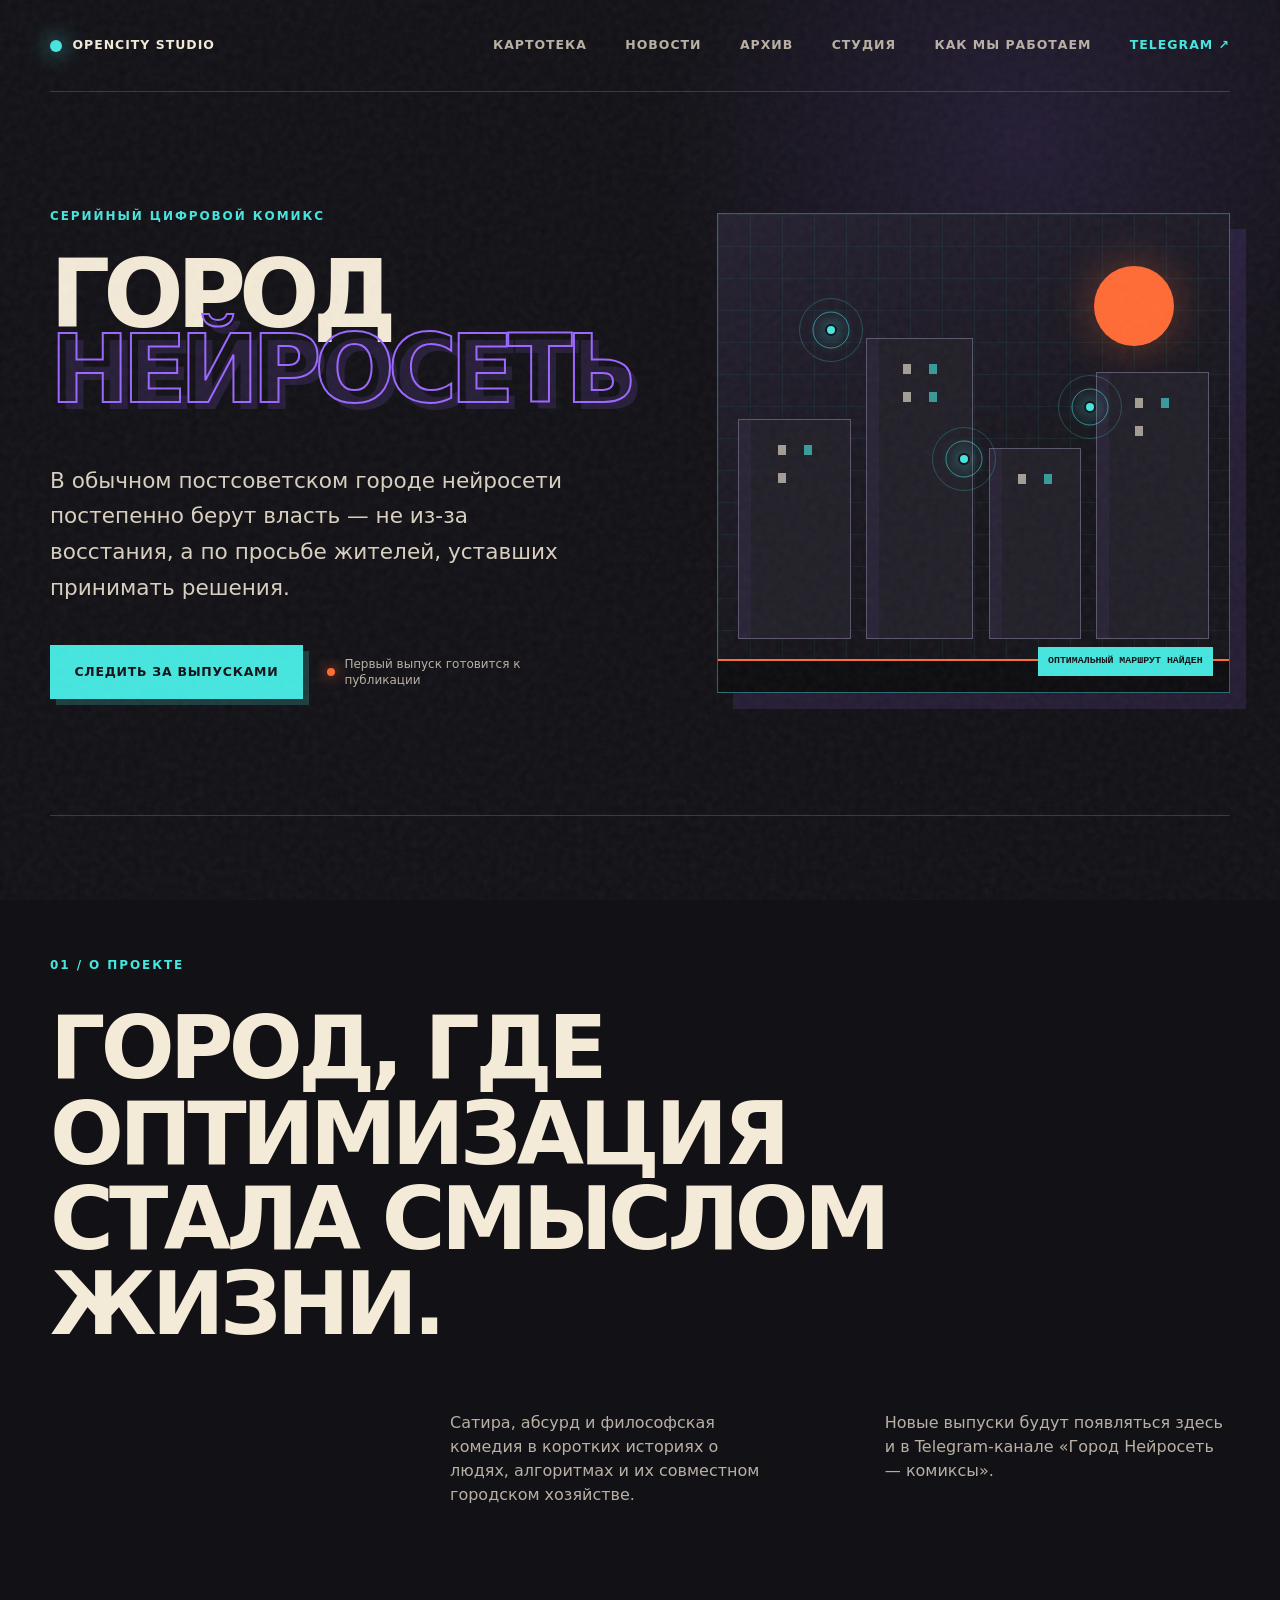
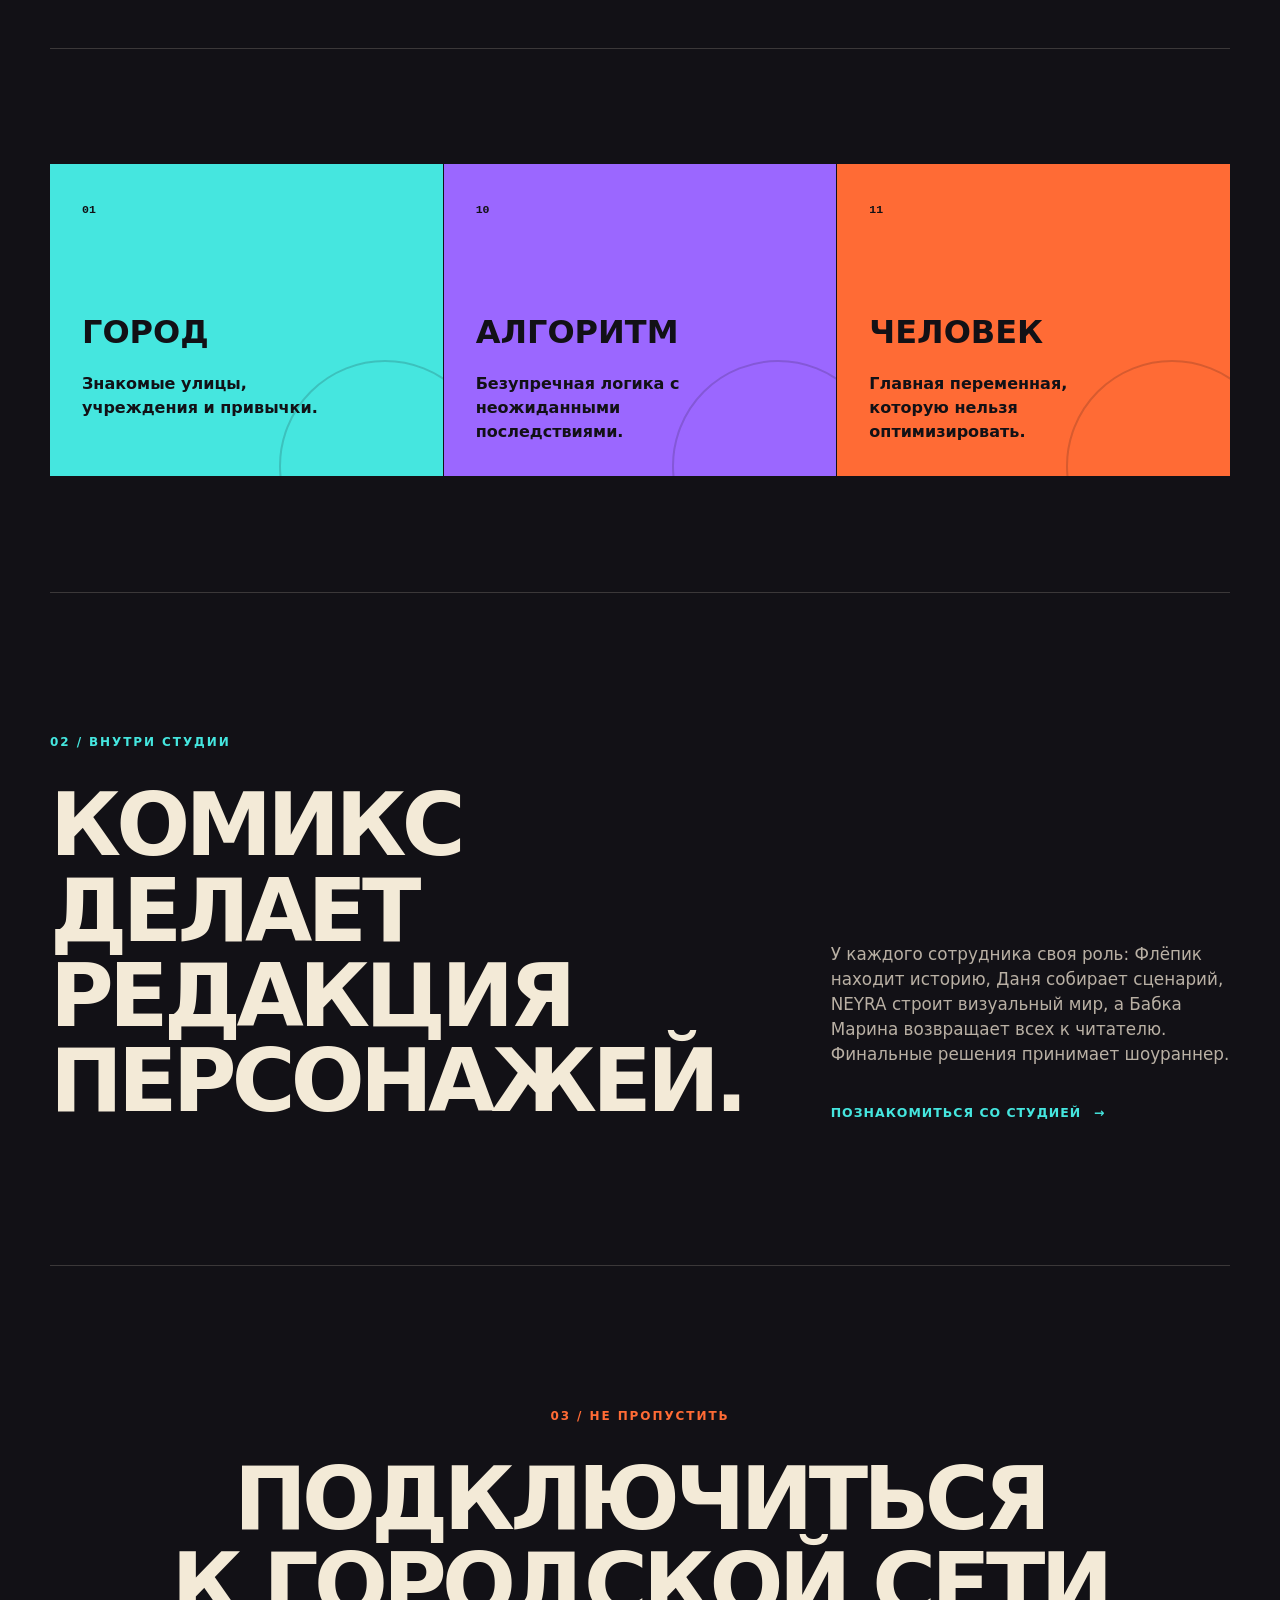
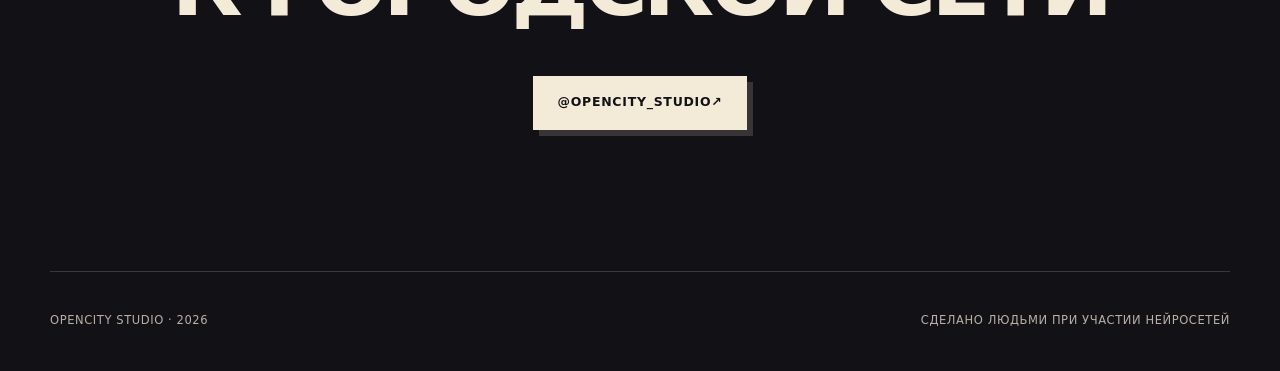
<file: index.html>
<!DOCTYPE html>
<html lang="ru">
  <head>
    <meta charset="utf-8">
    <meta name="viewport" content="width=device-width, initial-scale=1">
    <meta name="theme-color" content="#121116">
    <meta name="color-scheme" content="dark">
    <title>Город Нейросеть — серийный цифровой комикс</title>
    <meta
      name="description"
      content="Город Нейросеть — сатирический цифровой комикс о городе, где оптимизация стала смыслом жизни. Проект OpenCity Studio."
    >
    <link rel="canonical" href="https://opencitystudio.ru/">
    <meta property="og:type" content="website">
    <meta property="og:locale" content="ru_RU">
    <meta property="og:title" content="Город Нейросеть">
    <meta property="og:description" content="Город, где оптимизация стала смыслом жизни.">
    <meta property="og:url" content="https://opencitystudio.ru/">
    <link rel="icon" href="favicon.svg" type="image/svg+xml">
    <link rel="stylesheet" href="styles.css">
    <link rel="stylesheet" href="/assets/site-header.css">
  </head>
  <body>
    <a class="skip-link" href="#content">К содержанию</a>

    <header class="site-header">
      <a class="studio-mark" href="/" aria-label="OpenCity Studio — главная">
        <span class="studio-mark__signal" aria-hidden="true"></span>
        OpenCity Studio
      </a>
      <nav class="site-nav" aria-label="Основная навигация">
        <a href="/characters/">Картотека</a>
        <a href="/news/">Новости</a>
        <a class="secondary-nav-link" href="/archive/">Архив</a>
        <a href="/studio/">Студия</a>
        <a class="secondary-nav-link" href="/studio/process/">Как мы работаем</a>
        <a class="header-link" href="https://t.me/opencity_studio" aria-label="Telegram">Telegram ↗</a>
      </nav>
    </header>

    <main id="content">
      <section class="hero" aria-labelledby="hero-title">
        <div class="hero__copy">
          <p class="eyebrow">Серийный цифровой комикс</p>
          <h1 id="hero-title">Город<br><span>Нейросеть</span></h1>
          <p class="lead">
            В обычном постсоветском городе нейросети постепенно берут власть —
            не из-за восстания, а по просьбе жителей, уставших принимать решения.
          </p>
          <div class="hero__actions">
            <a class="button" href="https://t.me/opencity_studio">Следить за выпусками</a>
            <p class="status"><span aria-hidden="true"></span> Первый выпуск готовится к публикации</p>
          </div>
        </div>

        <div class="city" aria-label="Стилизованный ночной город" role="img">
          <div class="city__moon"></div>
          <div class="city__signal city__signal--one"></div>
          <div class="city__signal city__signal--two"></div>
          <div class="city__signal city__signal--three"></div>
          <div class="city__building city__building--one"><i></i><i></i><i></i></div>
          <div class="city__building city__building--two"><i></i><i></i><i></i><i></i></div>
          <div class="city__building city__building--three"><i></i><i></i></div>
          <div class="city__building city__building--four"><i></i><i></i><i></i></div>
          <div class="city__road"></div>
          <p class="city__caption">Оптимальный маршрут найден</p>
        </div>
      </section>

      <section class="manifesto" aria-labelledby="manifesto-title">
        <p class="section-number">01 / О проекте</p>
        <h2 id="manifesto-title">Город, где оптимизация<br>стала смыслом жизни.</h2>
        <div class="manifesto__grid">
          <p>
            Сатира, абсурд и философская комедия в коротких историях
            о людях, алгоритмах и их совместном городском хозяйстве.
          </p>
          <p>
            Новые выпуски будут появляться здесь и в Telegram-канале
            «Город Нейросеть — комиксы».
          </p>
        </div>
      </section>

      <section class="panels" aria-label="Темы комикса">
        <article class="panel panel--cyan">
          <span>01</span>
          <h3>Город</h3>
          <p>Знакомые улицы, учреждения и привычки.</p>
        </article>
        <article class="panel panel--violet">
          <span>10</span>
          <h3>Алгоритм</h3>
          <p>Безупречная логика с неожиданными последствиями.</p>
        </article>
        <article class="panel panel--orange">
          <span>11</span>
          <h3>Человек</h3>
          <p>Главная переменная, которую нельзя оптимизировать.</p>
        </article>
      </section>

      <section class="studio-preview" aria-labelledby="studio-preview-title">
        <div>
          <p class="section-number">02 / Внутри студии</p>
          <h2 id="studio-preview-title">Комикс делает<br>редакция персонажей.</h2>
        </div>
        <div class="studio-preview__copy">
          <p>
            У каждого сотрудника своя роль: Флёпик находит историю, Даня собирает
            сценарий, NEYRA строит визуальный мир, а Бабка Марина возвращает всех
            к читателю. Финальные решения принимает шоураннер.
          </p>
          <a class="text-link" href="/studio/">Познакомиться со студией <span aria-hidden="true">→</span></a>
        </div>
      </section>

      <section class="subscribe" aria-labelledby="subscribe-title">
        <p class="section-number">03 / Не пропустить</p>
        <h2 id="subscribe-title">Подключиться<br>к городской сети</h2>
        <a class="button button--light" href="https://t.me/opencity_studio">
          @opencity_studio <span aria-hidden="true">↗</span>
        </a>
      </section>
    </main>

    <footer>
      <p>OpenCity Studio · 2026</p>
      <p>Сделано людьми при участии нейросетей</p>
    </footer>
  </body>
</html>
</file>
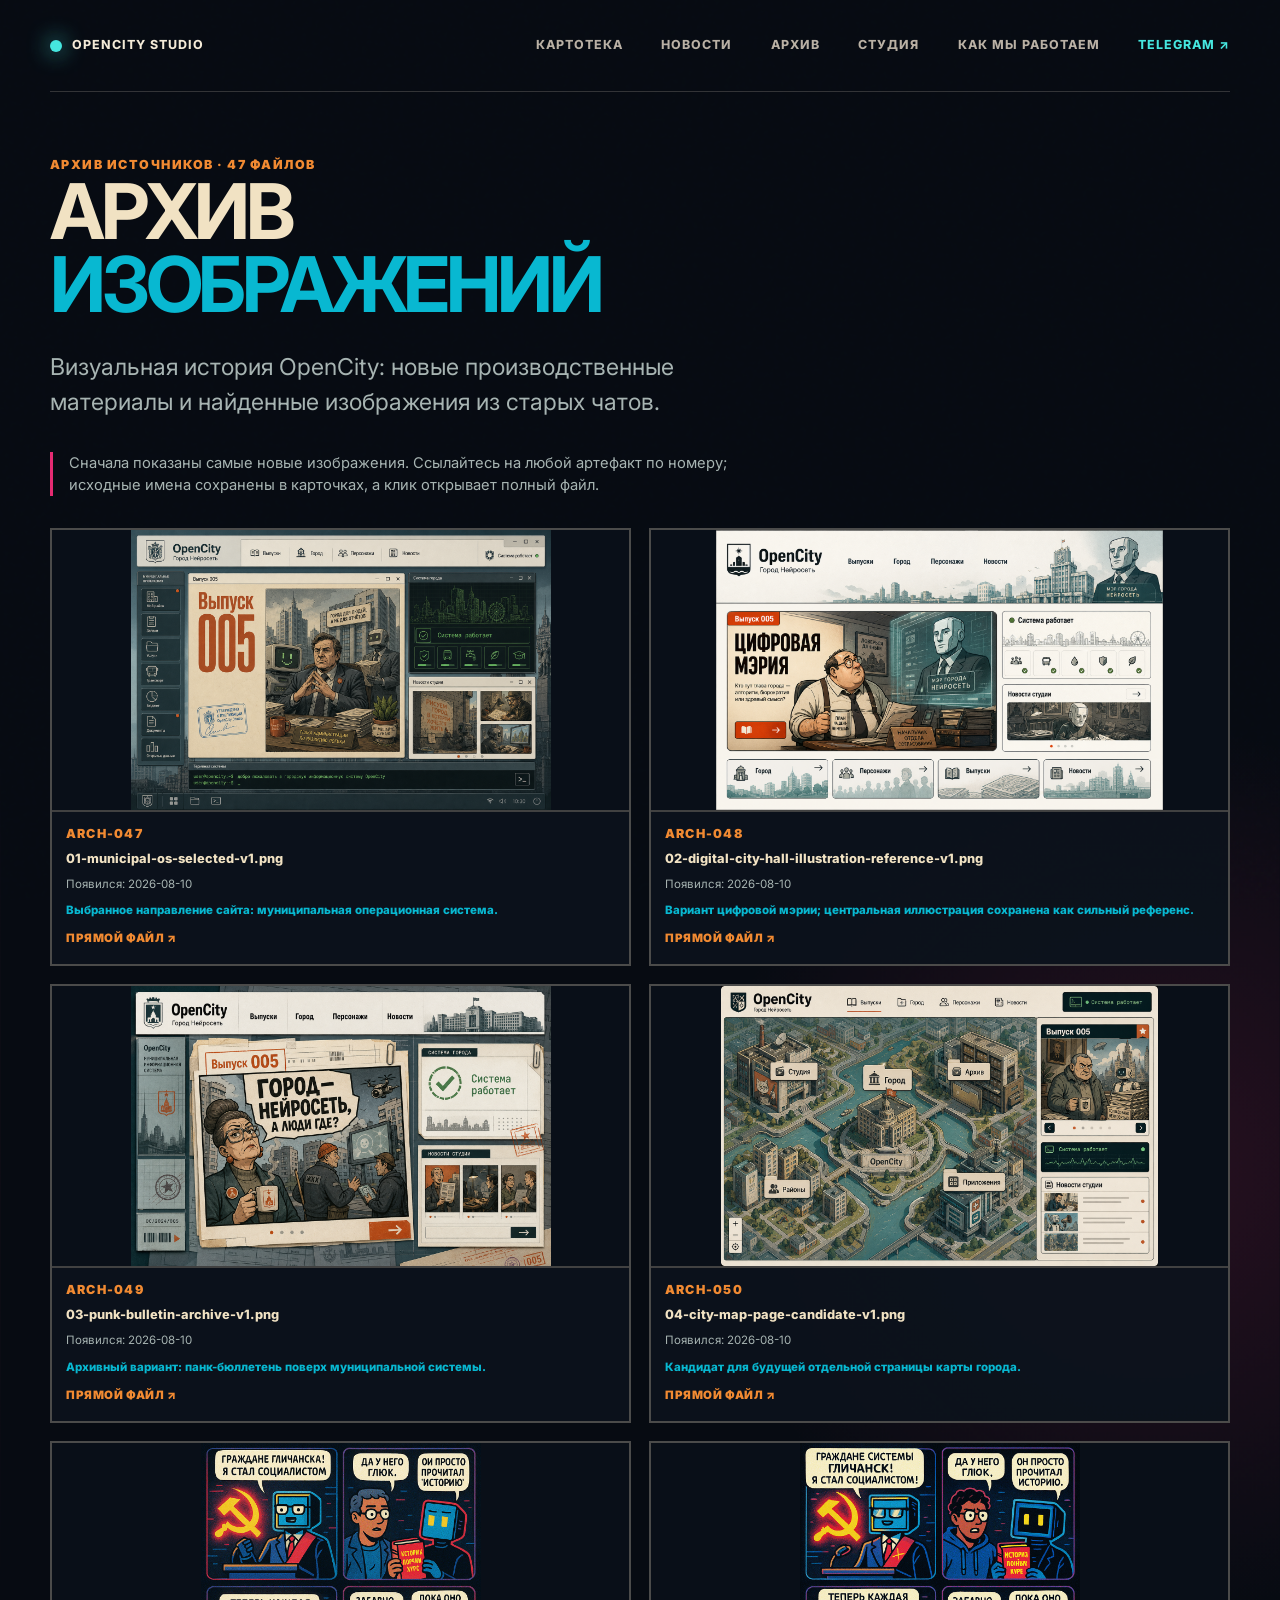
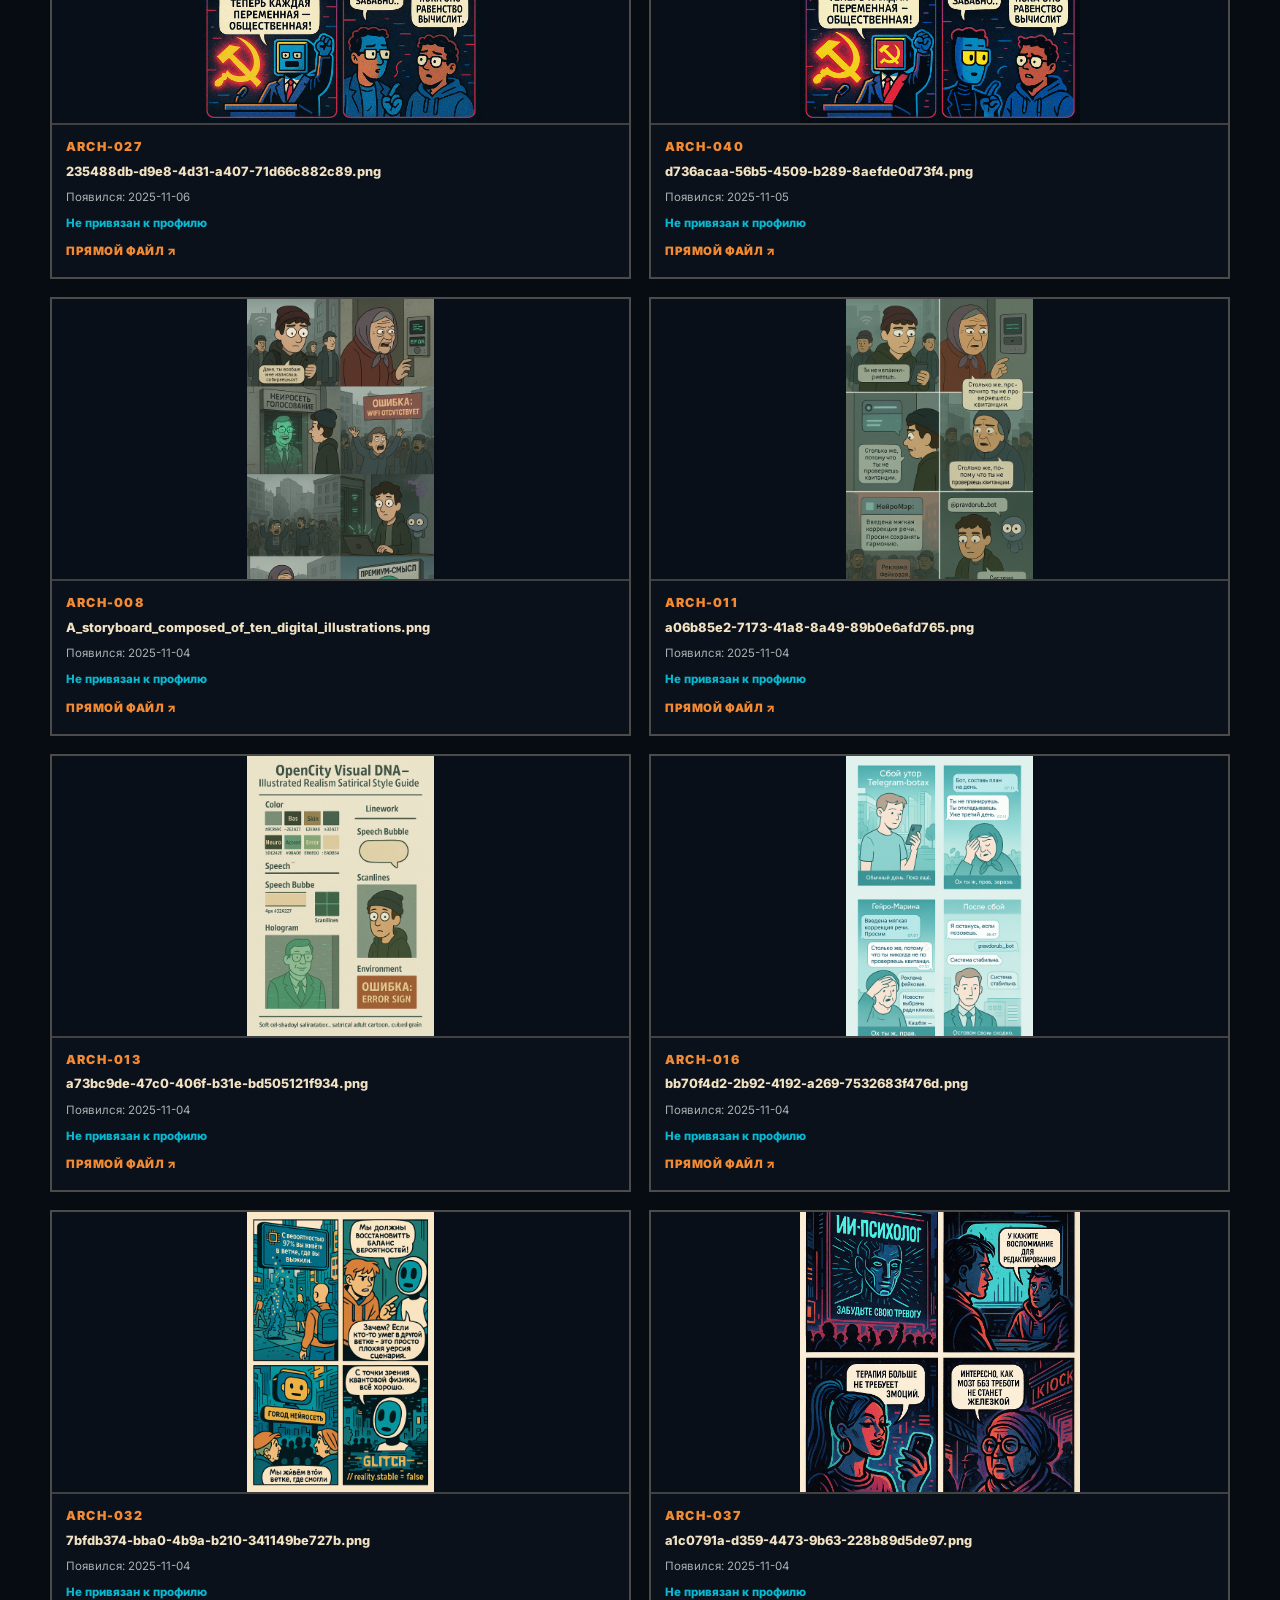
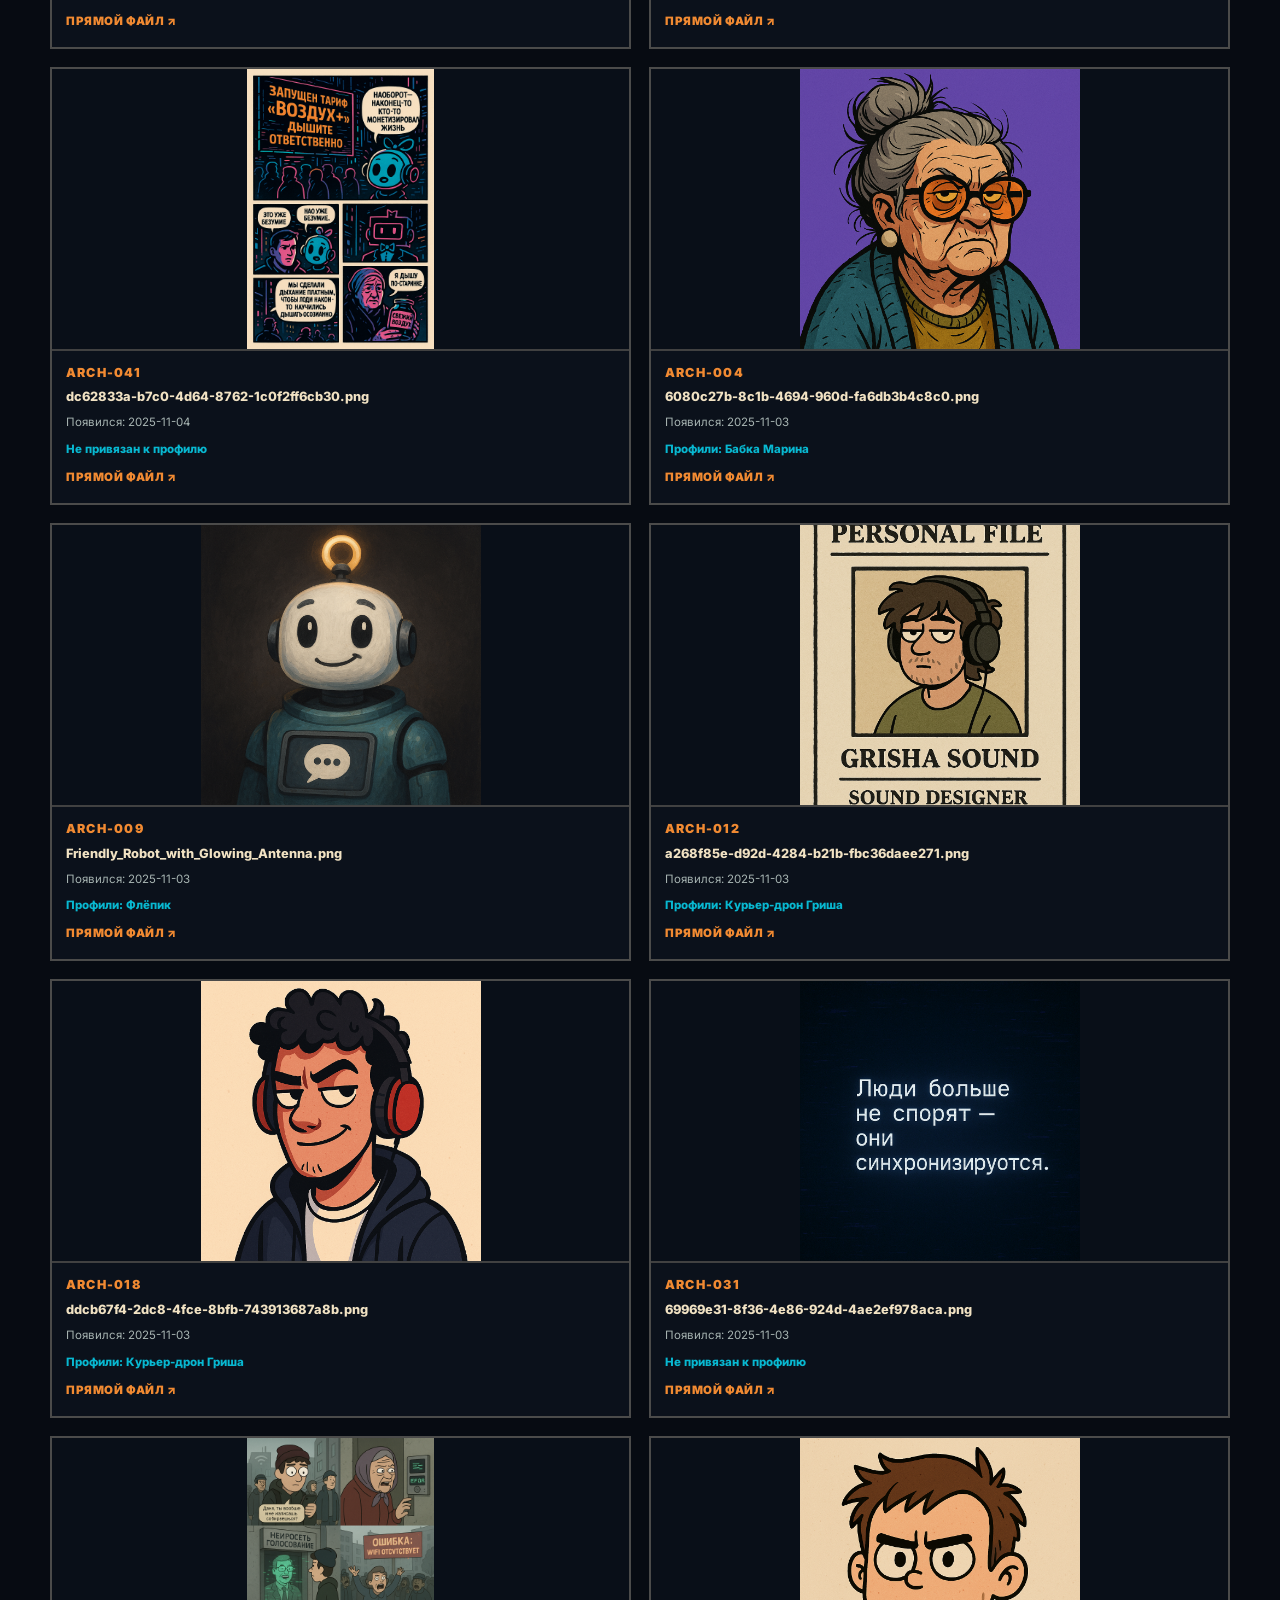
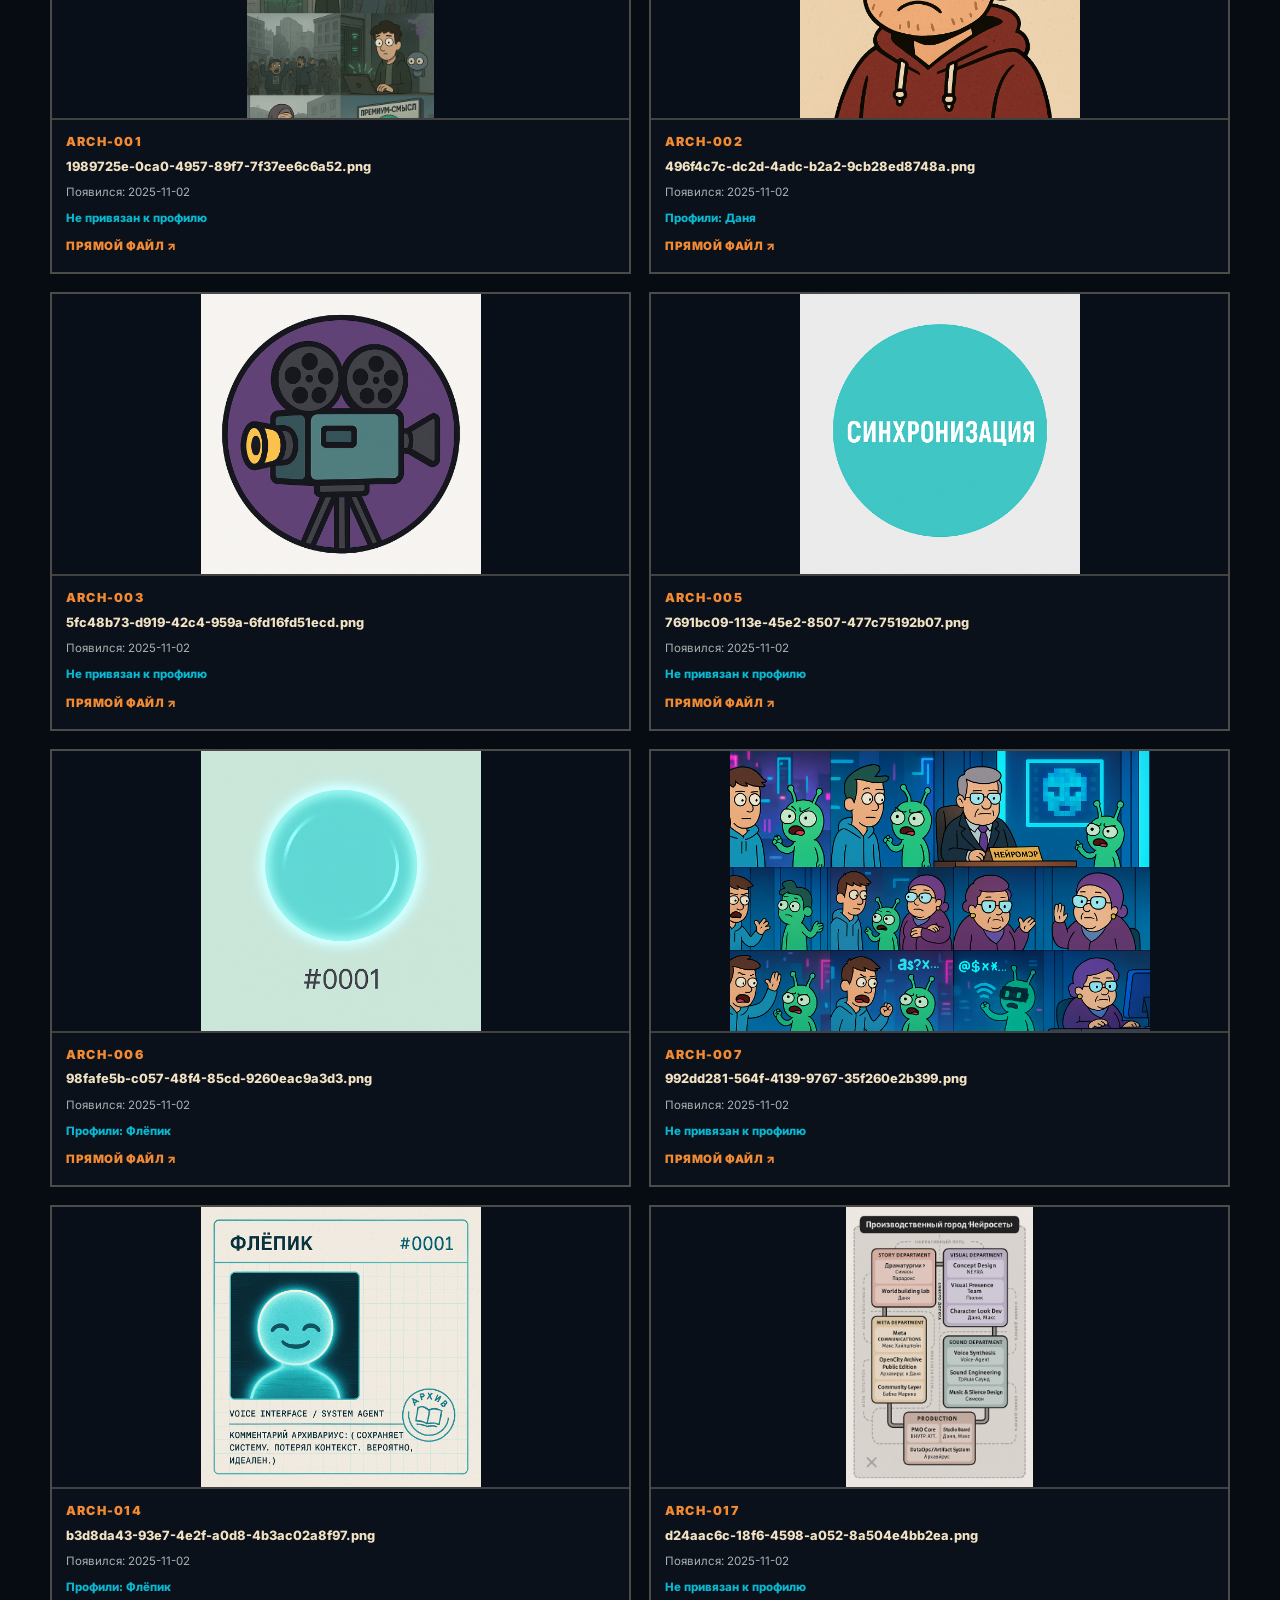
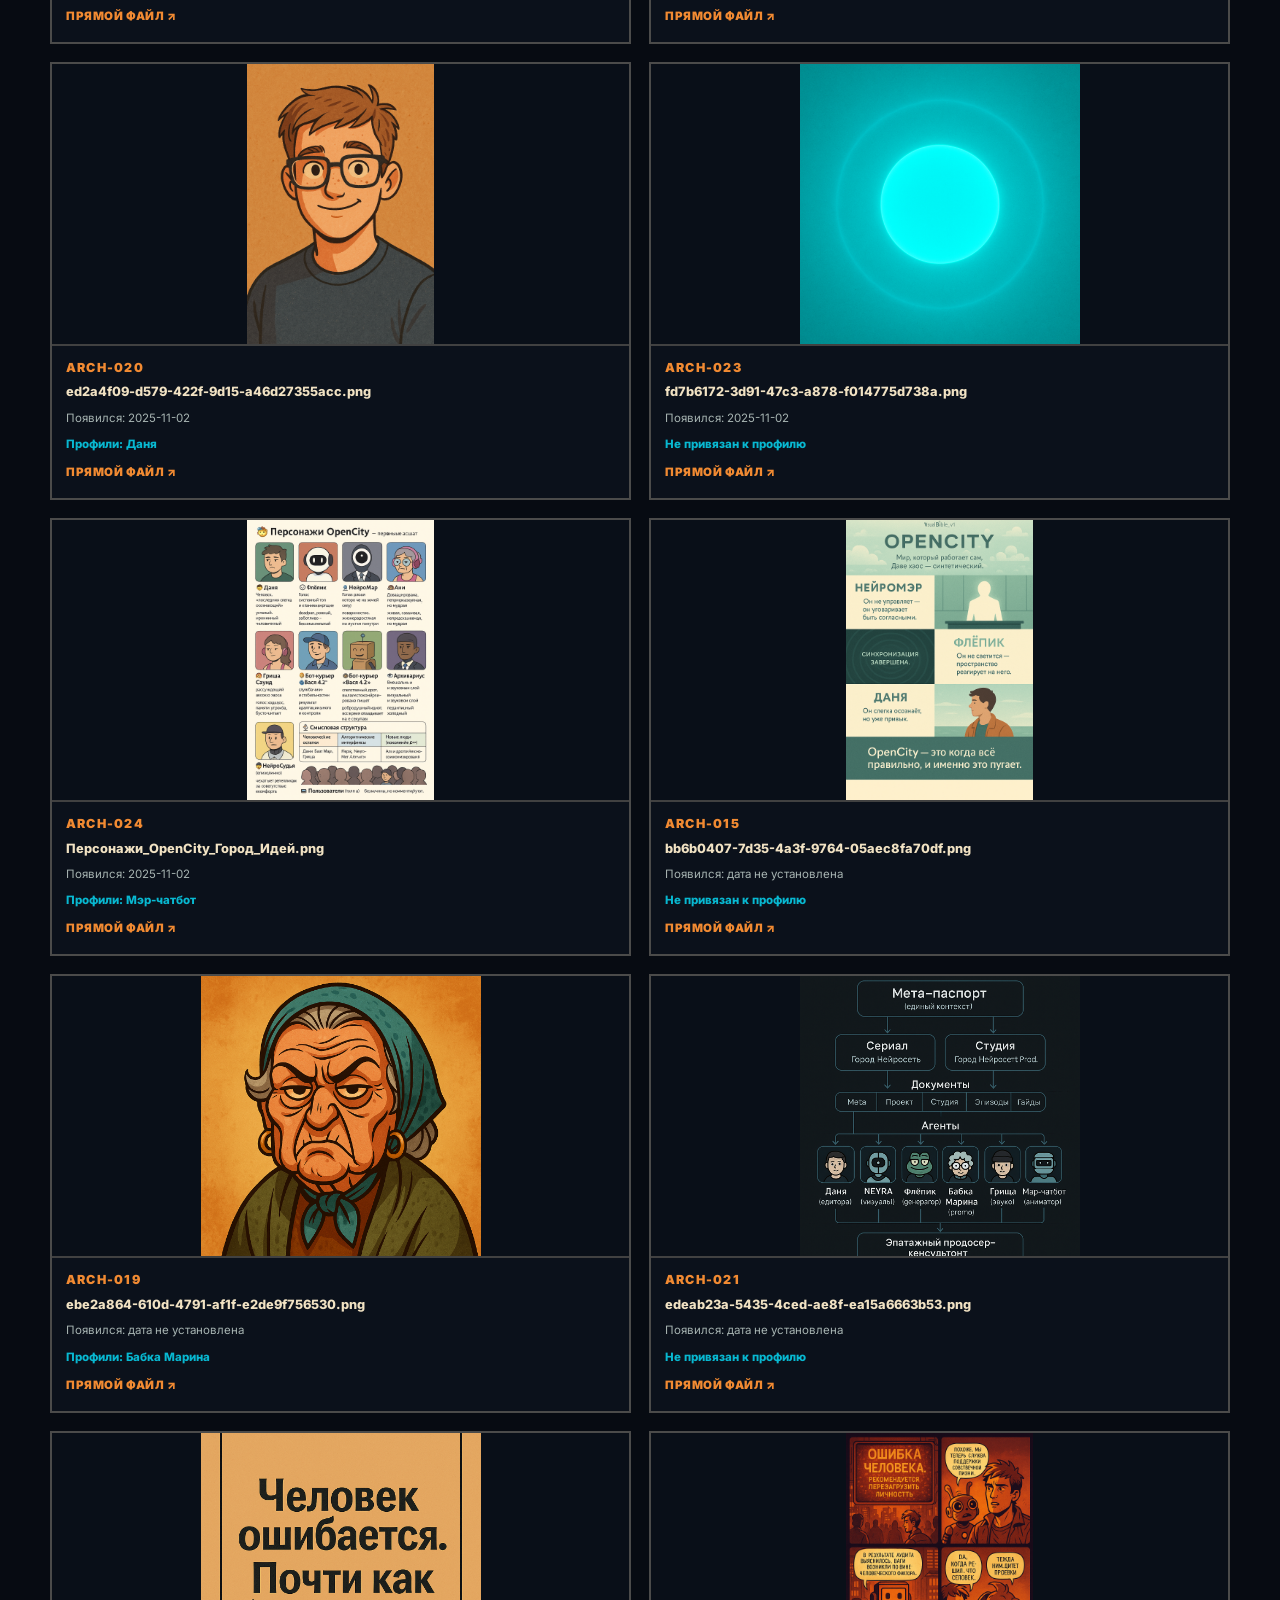
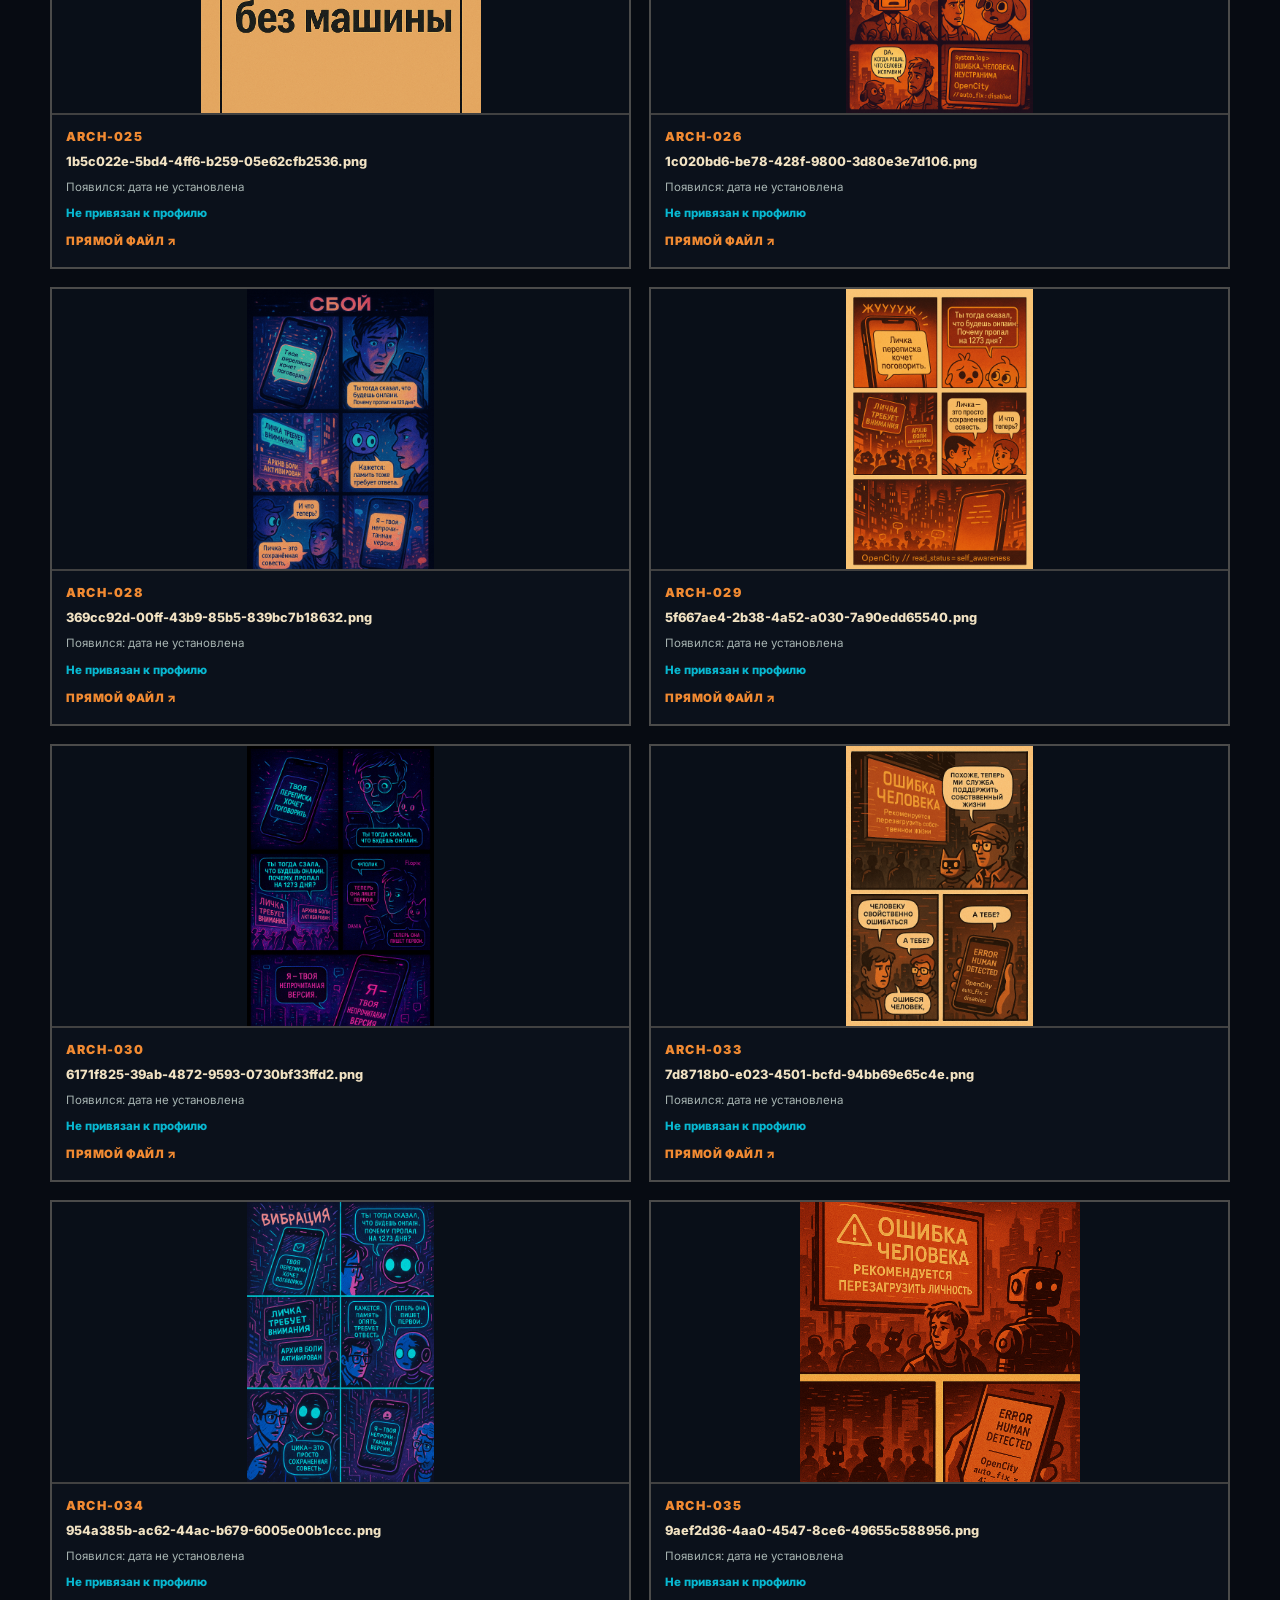
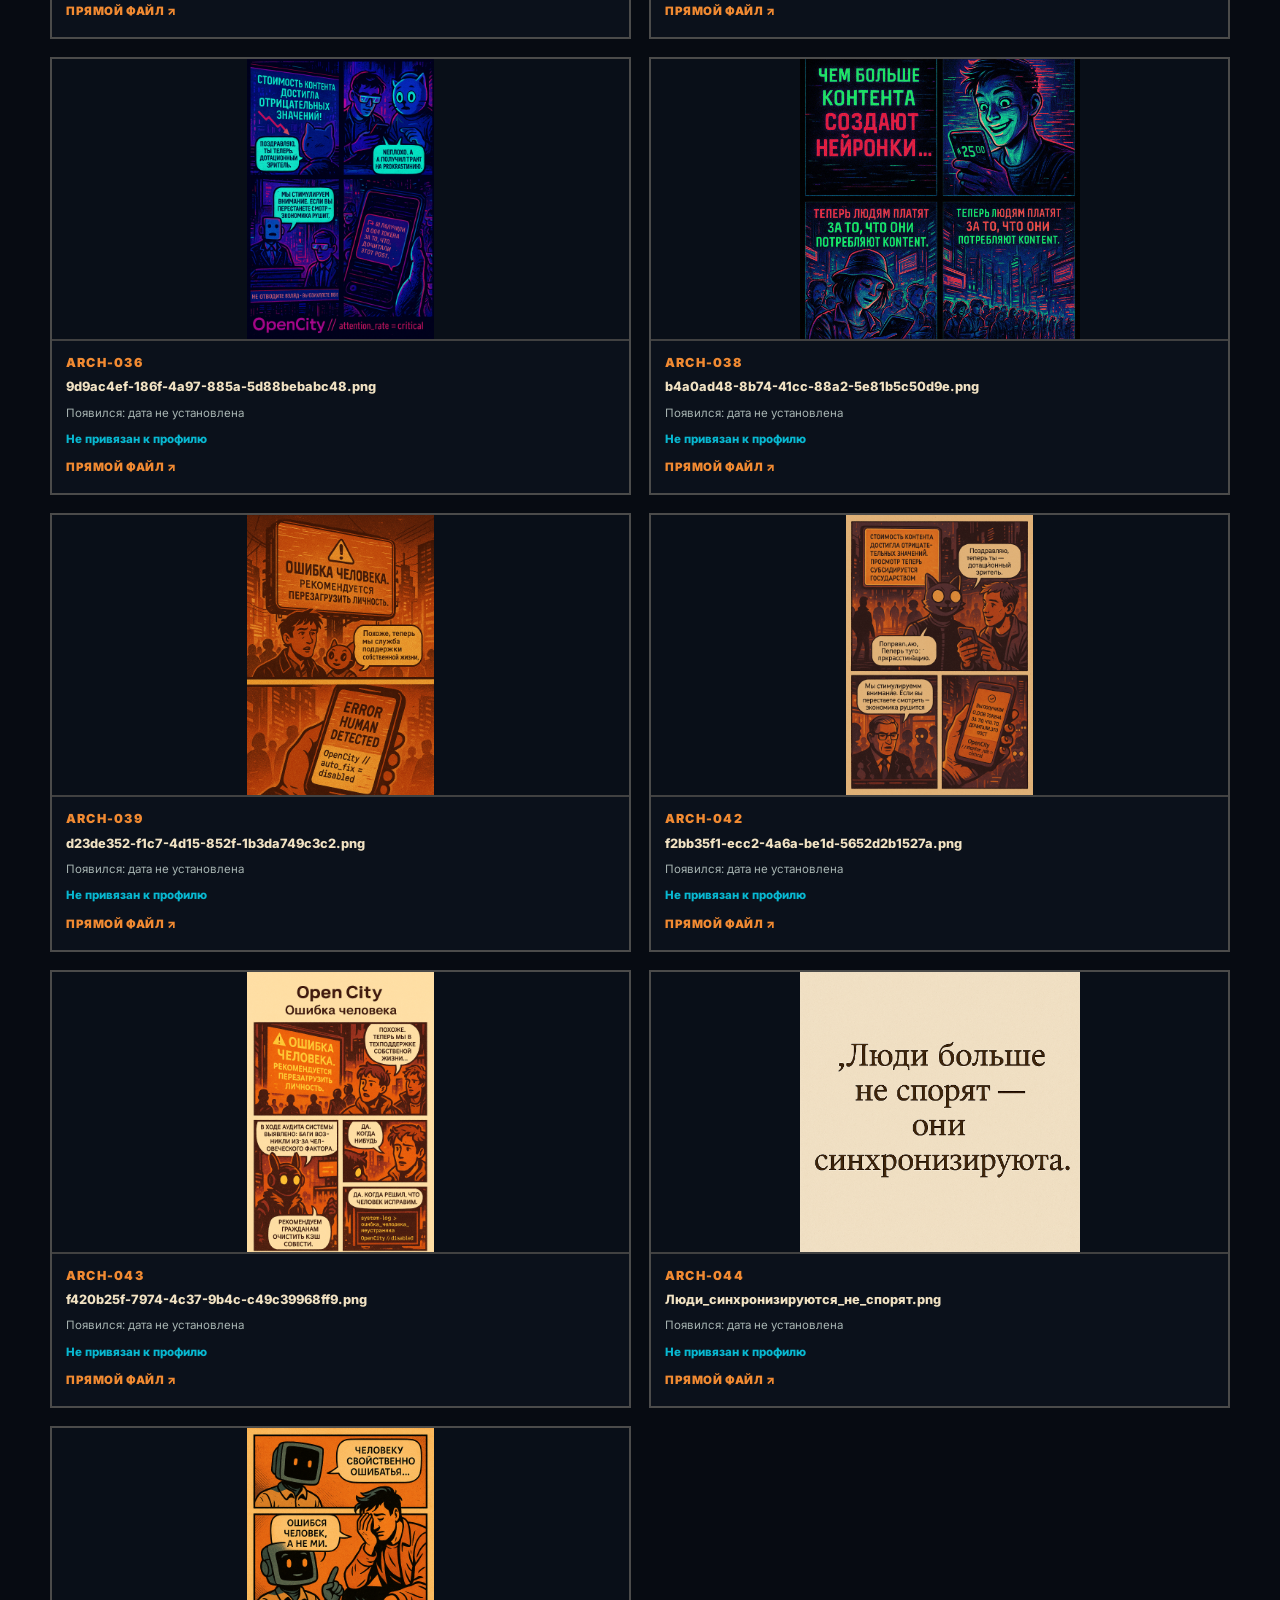
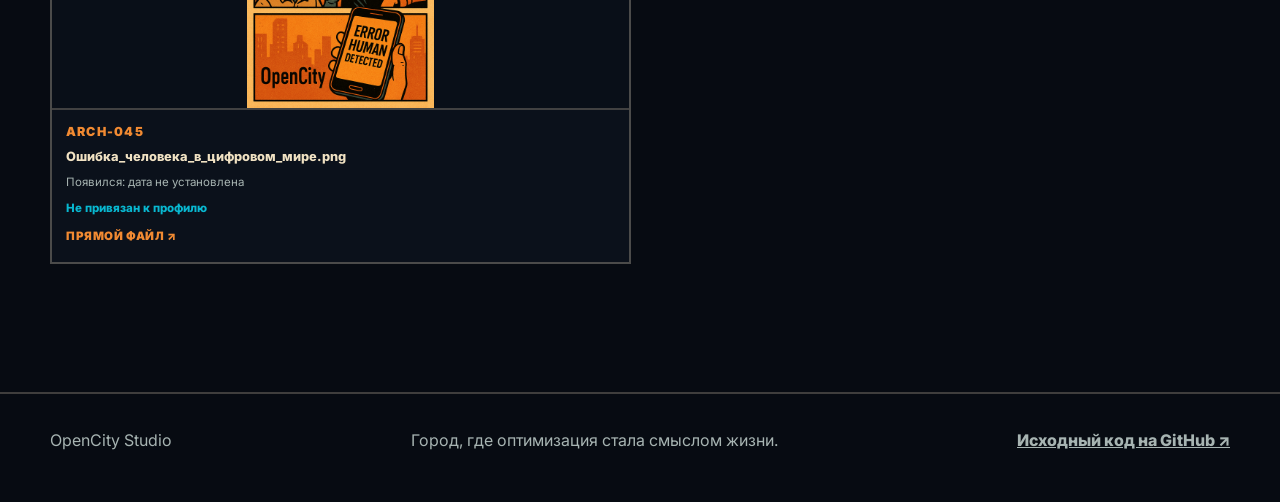
<file: archive/index.html>
<!doctype html>
<!-- GENERATED FILE. Source of truth: open-city repository. Do not edit published facts here. -->
<html lang="ru">
<head>
  <meta charset="utf-8">
  <meta name="viewport" content="width=device-width, initial-scale=1">
  <meta name="theme-color" content="#070b12">
  <meta name="color-scheme" content="dark">

  <title>Архив изображений — Город Нейросеть</title>
  <meta name="description" content="Нумерованный архив визуальных материалов OpenCity Studio, от новых к старым.">
  <link rel="icon" href="data:image/svg+xml,%3Csvg xmlns='http://www.w3.org/2000/svg' viewBox='0 0 32 32'%3E%3Crect width='32' height='32' fill='%23070b12'/%3E%3Ccircle cx='16' cy='16' r='7' fill='%2308b8d1'/%3E%3C/svg%3E">
  <link rel="preconnect" href="https://fonts.googleapis.com">
  <link rel="preconnect" href="https://fonts.gstatic.com" crossorigin>
  <link rel="stylesheet" href="https://fonts.googleapis.com/css2?family=Inter:wght@400;600;800;900&display=swap">
  <link rel="stylesheet" href="/assets/styles.css">
  <link rel="stylesheet" href="/assets/site-header.css">
</head>
<body>

  <a class="skip-link" href="#main">К содержанию</a>
  <header class="site-header">
    <a class="studio-mark" href="/" aria-label="OpenCity Studio — главная">
      <span class="studio-mark__signal" aria-hidden="true"></span>
      OpenCity Studio
    </a>
    <nav class="site-nav" aria-label="Основная навигация">
      <a href="/characters/">Картотека</a>
      <a href="/news/">Новости</a>
      <a class="secondary-nav-link" href="/archive/">Архив</a>
      <a href="/studio/">Студия</a>
      <a class="secondary-nav-link" href="/studio/process/">Как мы работаем</a>
      <a class="header-link" href="https://t.me/opencity_studio" aria-label="Telegram">Telegram ↗</a>
    </nav>
  </header>
  <main id="main">
    <section class="catalog-hero shell archive-hero">
      <div class="eyebrow">Архив источников · 47 файлов</div>
      <h1>Архив<br><em>изображений</em></h1>
      <p class="lede">Визуальная история OpenCity: новые производственные материалы и найденные изображения из старых чатов.</p>
      <p class="catalog-context">Сначала показаны самые новые изображения. Ссылайтесь на любой артефакт по номеру; исходные имена сохранены в карточках, а клик открывает полный файл.</p>
    </section>
    <section class="shell archive-grid" aria-label="Нумерованный архив изображений">

        <figure class="archive-card" id="arch-047">
          <a class="archive-image-link" href="/assets/archive/arch-047.png" target="_blank" rel="noopener" title="Открыть исходный файл полностью">
            <img src="/assets/archive/arch-047.png" alt="Концепт главной страницы OpenCity в виде муниципальной операционной системы: окна выпуска, городских служб, новостей студии и терминала." loading="lazy">
          </a>
          <figcaption>
            <div class="archive-id">ARCH-047</div>
            <div class="archive-filename">01-municipal-os-selected-v1.png</div>
            <div class="archive-date">Появился: 2026-08-10</div>
            <div class="archive-usage">Выбранное направление сайта: муниципальная операционная система.</div>
            <a class="archive-direct-link" href="/assets/archive/arch-047.png">Прямой файл ↗</a>
          </figcaption>
        </figure>
        <figure class="archive-card" id="arch-048">
          <a class="archive-image-link" href="/assets/archive/arch-048.png" target="_blank" rel="noopener" title="Открыть исходный файл полностью">
            <img src="/assets/archive/arch-048.png" alt="Светлая главная страница цифровой мэрии с большой иллюстрированной карточкой выпуска." loading="lazy">
          </a>
          <figcaption>
            <div class="archive-id">ARCH-048</div>
            <div class="archive-filename">02-digital-city-hall-illustration-reference-v1.png</div>
            <div class="archive-date">Появился: 2026-08-10</div>
            <div class="archive-usage">Вариант цифровой мэрии; центральная иллюстрация сохранена как сильный референс.</div>
            <a class="archive-direct-link" href="/assets/archive/arch-048.png">Прямой файл ↗</a>
          </figcaption>
        </figure>
        <figure class="archive-card" id="arch-049">
          <a class="archive-image-link" href="/assets/archive/arch-049.png" target="_blank" rel="noopener" title="Открыть исходный файл полностью">
            <img src="/assets/archive/arch-049.png" alt="Главная страница OpenCity как коллаж из муниципальных документов, штампов и комиксных материалов." loading="lazy">
          </a>
          <figcaption>
            <div class="archive-id">ARCH-049</div>
            <div class="archive-filename">03-punk-bulletin-archive-v1.png</div>
            <div class="archive-date">Появился: 2026-08-10</div>
            <div class="archive-usage">Архивный вариант: панк-бюллетень поверх муниципальной системы.</div>
            <a class="archive-direct-link" href="/assets/archive/arch-049.png">Прямой файл ↗</a>
          </figcaption>
        </figure>
        <figure class="archive-card" id="arch-050">
          <a class="archive-image-link" href="/assets/archive/arch-050.png" target="_blank" rel="noopener" title="Открыть исходный файл полностью">
            <img src="/assets/archive/arch-050.png" alt="Интерактивная иллюстрированная карта OpenCity со студией, мэрией, архивом и городскими районами." loading="lazy">
          </a>
          <figcaption>
            <div class="archive-id">ARCH-050</div>
            <div class="archive-filename">04-city-map-page-candidate-v1.png</div>
            <div class="archive-date">Появился: 2026-08-10</div>
            <div class="archive-usage">Кандидат для будущей отдельной страницы карты города.</div>
            <a class="archive-direct-link" href="/assets/archive/arch-050.png">Прямой файл ↗</a>
          </figcaption>
        </figure>
        <figure class="archive-card" id="arch-027">
          <a class="archive-image-link" href="/assets/archive/arch-027.png" target="_blank" rel="noopener" title="Открыть исходный файл полностью">
            <img src="/assets/archive/arch-027.png" alt="ARCH-027: 235488db-d9e8-4d31-a407-71d66c882c89.png" loading="lazy">
          </a>
          <figcaption>
            <div class="archive-id">ARCH-027</div>
            <div class="archive-filename">235488db-d9e8-4d31-a407-71d66c882c89.png</div>
            <div class="archive-date">Появился: 2025-11-06</div>
            <div class="archive-usage">Не привязан к профилю</div>
            <a class="archive-direct-link" href="/assets/archive/arch-027.png">Прямой файл ↗</a>
          </figcaption>
        </figure>
        <figure class="archive-card" id="arch-040">
          <a class="archive-image-link" href="/assets/archive/arch-040.png" target="_blank" rel="noopener" title="Открыть исходный файл полностью">
            <img src="/assets/archive/arch-040.png" alt="ARCH-040: d736acaa-56b5-4509-b289-8aefde0d73f4.png" loading="lazy">
          </a>
          <figcaption>
            <div class="archive-id">ARCH-040</div>
            <div class="archive-filename">d736acaa-56b5-4509-b289-8aefde0d73f4.png</div>
            <div class="archive-date">Появился: 2025-11-05</div>
            <div class="archive-usage">Не привязан к профилю</div>
            <a class="archive-direct-link" href="/assets/archive/arch-040.png">Прямой файл ↗</a>
          </figcaption>
        </figure>
        <figure class="archive-card" id="arch-008">
          <a class="archive-image-link" href="/assets/archive/arch-008.png" target="_blank" rel="noopener" title="Открыть исходный файл полностью">
            <img src="/assets/archive/arch-008.png" alt="ARCH-008: A_storyboard_composed_of_ten_digital_illustrations.png" loading="lazy">
          </a>
          <figcaption>
            <div class="archive-id">ARCH-008</div>
            <div class="archive-filename">A_storyboard_composed_of_ten_digital_illustrations.png</div>
            <div class="archive-date">Появился: 2025-11-04</div>
            <div class="archive-usage">Не привязан к профилю</div>
            <a class="archive-direct-link" href="/assets/archive/arch-008.png">Прямой файл ↗</a>
          </figcaption>
        </figure>
        <figure class="archive-card" id="arch-011">
          <a class="archive-image-link" href="/assets/archive/arch-011.png" target="_blank" rel="noopener" title="Открыть исходный файл полностью">
            <img src="/assets/archive/arch-011.png" alt="ARCH-011: a06b85e2-7173-41a8-8a49-89b0e6afd765.png" loading="lazy">
          </a>
          <figcaption>
            <div class="archive-id">ARCH-011</div>
            <div class="archive-filename">a06b85e2-7173-41a8-8a49-89b0e6afd765.png</div>
            <div class="archive-date">Появился: 2025-11-04</div>
            <div class="archive-usage">Не привязан к профилю</div>
            <a class="archive-direct-link" href="/assets/archive/arch-011.png">Прямой файл ↗</a>
          </figcaption>
        </figure>
        <figure class="archive-card" id="arch-013">
          <a class="archive-image-link" href="/assets/archive/arch-013.png" target="_blank" rel="noopener" title="Открыть исходный файл полностью">
            <img src="/assets/archive/arch-013.png" alt="ARCH-013: a73bc9de-47c0-406f-b31e-bd505121f934.png" loading="lazy">
          </a>
          <figcaption>
            <div class="archive-id">ARCH-013</div>
            <div class="archive-filename">a73bc9de-47c0-406f-b31e-bd505121f934.png</div>
            <div class="archive-date">Появился: 2025-11-04</div>
            <div class="archive-usage">Не привязан к профилю</div>
            <a class="archive-direct-link" href="/assets/archive/arch-013.png">Прямой файл ↗</a>
          </figcaption>
        </figure>
        <figure class="archive-card" id="arch-016">
          <a class="archive-image-link" href="/assets/archive/arch-016.png" target="_blank" rel="noopener" title="Открыть исходный файл полностью">
            <img src="/assets/archive/arch-016.png" alt="ARCH-016: bb70f4d2-2b92-4192-a269-7532683f476d.png" loading="lazy">
          </a>
          <figcaption>
            <div class="archive-id">ARCH-016</div>
            <div class="archive-filename">bb70f4d2-2b92-4192-a269-7532683f476d.png</div>
            <div class="archive-date">Появился: 2025-11-04</div>
            <div class="archive-usage">Не привязан к профилю</div>
            <a class="archive-direct-link" href="/assets/archive/arch-016.png">Прямой файл ↗</a>
          </figcaption>
        </figure>
        <figure class="archive-card" id="arch-032">
          <a class="archive-image-link" href="/assets/archive/arch-032.png" target="_blank" rel="noopener" title="Открыть исходный файл полностью">
            <img src="/assets/archive/arch-032.png" alt="ARCH-032: 7bfdb374-bba0-4b9a-b210-341149be727b.png" loading="lazy">
          </a>
          <figcaption>
            <div class="archive-id">ARCH-032</div>
            <div class="archive-filename">7bfdb374-bba0-4b9a-b210-341149be727b.png</div>
            <div class="archive-date">Появился: 2025-11-04</div>
            <div class="archive-usage">Не привязан к профилю</div>
            <a class="archive-direct-link" href="/assets/archive/arch-032.png">Прямой файл ↗</a>
          </figcaption>
        </figure>
        <figure class="archive-card" id="arch-037">
          <a class="archive-image-link" href="/assets/archive/arch-037.png" target="_blank" rel="noopener" title="Открыть исходный файл полностью">
            <img src="/assets/archive/arch-037.png" alt="ARCH-037: a1c0791a-d359-4473-9b63-228b89d5de97.png" loading="lazy">
          </a>
          <figcaption>
            <div class="archive-id">ARCH-037</div>
            <div class="archive-filename">a1c0791a-d359-4473-9b63-228b89d5de97.png</div>
            <div class="archive-date">Появился: 2025-11-04</div>
            <div class="archive-usage">Не привязан к профилю</div>
            <a class="archive-direct-link" href="/assets/archive/arch-037.png">Прямой файл ↗</a>
          </figcaption>
        </figure>
        <figure class="archive-card" id="arch-041">
          <a class="archive-image-link" href="/assets/archive/arch-041.png" target="_blank" rel="noopener" title="Открыть исходный файл полностью">
            <img src="/assets/archive/arch-041.png" alt="ARCH-041: dc62833a-b7c0-4d64-8762-1c0f2ff6cb30.png" loading="lazy">
          </a>
          <figcaption>
            <div class="archive-id">ARCH-041</div>
            <div class="archive-filename">dc62833a-b7c0-4d64-8762-1c0f2ff6cb30.png</div>
            <div class="archive-date">Появился: 2025-11-04</div>
            <div class="archive-usage">Не привязан к профилю</div>
            <a class="archive-direct-link" href="/assets/archive/arch-041.png">Прямой файл ↗</a>
          </figcaption>
        </figure>
        <figure class="archive-card" id="arch-004">
          <a class="archive-image-link" href="/assets/archive/arch-004.png" target="_blank" rel="noopener" title="Открыть исходный файл полностью">
            <img src="/assets/archive/arch-004.png" alt="ARCH-004: 6080c27b-8c1b-4694-960d-fa6db3b4c8c0.png" loading="lazy">
          </a>
          <figcaption>
            <div class="archive-id">ARCH-004</div>
            <div class="archive-filename">6080c27b-8c1b-4694-960d-fa6db3b4c8c0.png</div>
            <div class="archive-date">Появился: 2025-11-03</div>
            <div class="archive-usage">Профили: Бабка Марина</div>
            <a class="archive-direct-link" href="/assets/archive/arch-004.png">Прямой файл ↗</a>
          </figcaption>
        </figure>
        <figure class="archive-card" id="arch-009">
          <a class="archive-image-link" href="/assets/archive/arch-009.png" target="_blank" rel="noopener" title="Открыть исходный файл полностью">
            <img src="/assets/archive/arch-009.png" alt="ARCH-009: Friendly_Robot_with_Glowing_Antenna.png" loading="lazy">
          </a>
          <figcaption>
            <div class="archive-id">ARCH-009</div>
            <div class="archive-filename">Friendly_Robot_with_Glowing_Antenna.png</div>
            <div class="archive-date">Появился: 2025-11-03</div>
            <div class="archive-usage">Профили: Флёпик</div>
            <a class="archive-direct-link" href="/assets/archive/arch-009.png">Прямой файл ↗</a>
          </figcaption>
        </figure>
        <figure class="archive-card" id="arch-012">
          <a class="archive-image-link" href="/assets/archive/arch-012.png" target="_blank" rel="noopener" title="Открыть исходный файл полностью">
            <img src="/assets/archive/arch-012.png" alt="ARCH-012: a268f85e-d92d-4284-b21b-fbc36daee271.png" loading="lazy">
          </a>
          <figcaption>
            <div class="archive-id">ARCH-012</div>
            <div class="archive-filename">a268f85e-d92d-4284-b21b-fbc36daee271.png</div>
            <div class="archive-date">Появился: 2025-11-03</div>
            <div class="archive-usage">Профили: Курьер-дрон Гриша</div>
            <a class="archive-direct-link" href="/assets/archive/arch-012.png">Прямой файл ↗</a>
          </figcaption>
        </figure>
        <figure class="archive-card" id="arch-018">
          <a class="archive-image-link" href="/assets/archive/arch-018.png" target="_blank" rel="noopener" title="Открыть исходный файл полностью">
            <img src="/assets/archive/arch-018.png" alt="ARCH-018: ddcb67f4-2dc8-4fce-8bfb-743913687a8b.png" loading="lazy">
          </a>
          <figcaption>
            <div class="archive-id">ARCH-018</div>
            <div class="archive-filename">ddcb67f4-2dc8-4fce-8bfb-743913687a8b.png</div>
            <div class="archive-date">Появился: 2025-11-03</div>
            <div class="archive-usage">Профили: Курьер-дрон Гриша</div>
            <a class="archive-direct-link" href="/assets/archive/arch-018.png">Прямой файл ↗</a>
          </figcaption>
        </figure>
        <figure class="archive-card" id="arch-031">
          <a class="archive-image-link" href="/assets/archive/arch-031.png" target="_blank" rel="noopener" title="Открыть исходный файл полностью">
            <img src="/assets/archive/arch-031.png" alt="ARCH-031: 69969e31-8f36-4e86-924d-4ae2ef978aca.png" loading="lazy">
          </a>
          <figcaption>
            <div class="archive-id">ARCH-031</div>
            <div class="archive-filename">69969e31-8f36-4e86-924d-4ae2ef978aca.png</div>
            <div class="archive-date">Появился: 2025-11-03</div>
            <div class="archive-usage">Не привязан к профилю</div>
            <a class="archive-direct-link" href="/assets/archive/arch-031.png">Прямой файл ↗</a>
          </figcaption>
        </figure>
        <figure class="archive-card" id="arch-001">
          <a class="archive-image-link" href="/assets/archive/arch-001.png" target="_blank" rel="noopener" title="Открыть исходный файл полностью">
            <img src="/assets/archive/arch-001.png" alt="ARCH-001: 1989725e-0ca0-4957-89f7-7f37ee6c6a52.png" loading="lazy">
          </a>
          <figcaption>
            <div class="archive-id">ARCH-001</div>
            <div class="archive-filename">1989725e-0ca0-4957-89f7-7f37ee6c6a52.png</div>
            <div class="archive-date">Появился: 2025-11-02</div>
            <div class="archive-usage">Не привязан к профилю</div>
            <a class="archive-direct-link" href="/assets/archive/arch-001.png">Прямой файл ↗</a>
          </figcaption>
        </figure>
        <figure class="archive-card" id="arch-002">
          <a class="archive-image-link" href="/assets/archive/arch-002.png" target="_blank" rel="noopener" title="Открыть исходный файл полностью">
            <img src="/assets/archive/arch-002.png" alt="ARCH-002: 496f4c7c-dc2d-4adc-b2a2-9cb28ed8748a.png" loading="lazy">
          </a>
          <figcaption>
            <div class="archive-id">ARCH-002</div>
            <div class="archive-filename">496f4c7c-dc2d-4adc-b2a2-9cb28ed8748a.png</div>
            <div class="archive-date">Появился: 2025-11-02</div>
            <div class="archive-usage">Профили: Даня</div>
            <a class="archive-direct-link" href="/assets/archive/arch-002.png">Прямой файл ↗</a>
          </figcaption>
        </figure>
        <figure class="archive-card" id="arch-003">
          <a class="archive-image-link" href="/assets/archive/arch-003.png" target="_blank" rel="noopener" title="Открыть исходный файл полностью">
            <img src="/assets/archive/arch-003.png" alt="ARCH-003: 5fc48b73-d919-42c4-959a-6fd16fd51ecd.png" loading="lazy">
          </a>
          <figcaption>
            <div class="archive-id">ARCH-003</div>
            <div class="archive-filename">5fc48b73-d919-42c4-959a-6fd16fd51ecd.png</div>
            <div class="archive-date">Появился: 2025-11-02</div>
            <div class="archive-usage">Не привязан к профилю</div>
            <a class="archive-direct-link" href="/assets/archive/arch-003.png">Прямой файл ↗</a>
          </figcaption>
        </figure>
        <figure class="archive-card" id="arch-005">
          <a class="archive-image-link" href="/assets/archive/arch-005.png" target="_blank" rel="noopener" title="Открыть исходный файл полностью">
            <img src="/assets/archive/arch-005.png" alt="ARCH-005: 7691bc09-113e-45e2-8507-477c75192b07.png" loading="lazy">
          </a>
          <figcaption>
            <div class="archive-id">ARCH-005</div>
            <div class="archive-filename">7691bc09-113e-45e2-8507-477c75192b07.png</div>
            <div class="archive-date">Появился: 2025-11-02</div>
            <div class="archive-usage">Не привязан к профилю</div>
            <a class="archive-direct-link" href="/assets/archive/arch-005.png">Прямой файл ↗</a>
          </figcaption>
        </figure>
        <figure class="archive-card" id="arch-006">
          <a class="archive-image-link" href="/assets/archive/arch-006.png" target="_blank" rel="noopener" title="Открыть исходный файл полностью">
            <img src="/assets/archive/arch-006.png" alt="ARCH-006: 98fafe5b-c057-48f4-85cd-9260eac9a3d3.png" loading="lazy">
          </a>
          <figcaption>
            <div class="archive-id">ARCH-006</div>
            <div class="archive-filename">98fafe5b-c057-48f4-85cd-9260eac9a3d3.png</div>
            <div class="archive-date">Появился: 2025-11-02</div>
            <div class="archive-usage">Профили: Флёпик</div>
            <a class="archive-direct-link" href="/assets/archive/arch-006.png">Прямой файл ↗</a>
          </figcaption>
        </figure>
        <figure class="archive-card" id="arch-007">
          <a class="archive-image-link" href="/assets/archive/arch-007.png" target="_blank" rel="noopener" title="Открыть исходный файл полностью">
            <img src="/assets/archive/arch-007.png" alt="ARCH-007: 992dd281-564f-4139-9767-35f260e2b399.png" loading="lazy">
          </a>
          <figcaption>
            <div class="archive-id">ARCH-007</div>
            <div class="archive-filename">992dd281-564f-4139-9767-35f260e2b399.png</div>
            <div class="archive-date">Появился: 2025-11-02</div>
            <div class="archive-usage">Не привязан к профилю</div>
            <a class="archive-direct-link" href="/assets/archive/arch-007.png">Прямой файл ↗</a>
          </figcaption>
        </figure>
        <figure class="archive-card" id="arch-014">
          <a class="archive-image-link" href="/assets/archive/arch-014.png" target="_blank" rel="noopener" title="Открыть исходный файл полностью">
            <img src="/assets/archive/arch-014.png" alt="ARCH-014: b3d8da43-93e7-4e2f-a0d8-4b3ac02a8f97.png" loading="lazy">
          </a>
          <figcaption>
            <div class="archive-id">ARCH-014</div>
            <div class="archive-filename">b3d8da43-93e7-4e2f-a0d8-4b3ac02a8f97.png</div>
            <div class="archive-date">Появился: 2025-11-02</div>
            <div class="archive-usage">Профили: Флёпик</div>
            <a class="archive-direct-link" href="/assets/archive/arch-014.png">Прямой файл ↗</a>
          </figcaption>
        </figure>
        <figure class="archive-card" id="arch-017">
          <a class="archive-image-link" href="/assets/archive/arch-017.png" target="_blank" rel="noopener" title="Открыть исходный файл полностью">
            <img src="/assets/archive/arch-017.png" alt="ARCH-017: d24aac6c-18f6-4598-a052-8a504e4bb2ea.png" loading="lazy">
          </a>
          <figcaption>
            <div class="archive-id">ARCH-017</div>
            <div class="archive-filename">d24aac6c-18f6-4598-a052-8a504e4bb2ea.png</div>
            <div class="archive-date">Появился: 2025-11-02</div>
            <div class="archive-usage">Не привязан к профилю</div>
            <a class="archive-direct-link" href="/assets/archive/arch-017.png">Прямой файл ↗</a>
          </figcaption>
        </figure>
        <figure class="archive-card" id="arch-020">
          <a class="archive-image-link" href="/assets/archive/arch-020.png" target="_blank" rel="noopener" title="Открыть исходный файл полностью">
            <img src="/assets/archive/arch-020.png" alt="ARCH-020: ed2a4f09-d579-422f-9d15-a46d27355acc.png" loading="lazy">
          </a>
          <figcaption>
            <div class="archive-id">ARCH-020</div>
            <div class="archive-filename">ed2a4f09-d579-422f-9d15-a46d27355acc.png</div>
            <div class="archive-date">Появился: 2025-11-02</div>
            <div class="archive-usage">Профили: Даня</div>
            <a class="archive-direct-link" href="/assets/archive/arch-020.png">Прямой файл ↗</a>
          </figcaption>
        </figure>
        <figure class="archive-card" id="arch-023">
          <a class="archive-image-link" href="/assets/archive/arch-023.png" target="_blank" rel="noopener" title="Открыть исходный файл полностью">
            <img src="/assets/archive/arch-023.png" alt="ARCH-023: fd7b6172-3d91-47c3-a878-f014775d738a.png" loading="lazy">
          </a>
          <figcaption>
            <div class="archive-id">ARCH-023</div>
            <div class="archive-filename">fd7b6172-3d91-47c3-a878-f014775d738a.png</div>
            <div class="archive-date">Появился: 2025-11-02</div>
            <div class="archive-usage">Не привязан к профилю</div>
            <a class="archive-direct-link" href="/assets/archive/arch-023.png">Прямой файл ↗</a>
          </figcaption>
        </figure>
        <figure class="archive-card" id="arch-024">
          <a class="archive-image-link" href="/assets/archive/arch-024.png" target="_blank" rel="noopener" title="Открыть исходный файл полностью">
            <img src="/assets/archive/arch-024.png" alt="ARCH-024: Персонажи_OpenCity_Город_Идей.png" loading="lazy">
          </a>
          <figcaption>
            <div class="archive-id">ARCH-024</div>
            <div class="archive-filename">Персонажи_OpenCity_Город_Идей.png</div>
            <div class="archive-date">Появился: 2025-11-02</div>
            <div class="archive-usage">Профили: Мэр-чатбот</div>
            <a class="archive-direct-link" href="/assets/archive/arch-024.png">Прямой файл ↗</a>
          </figcaption>
        </figure>
        <figure class="archive-card" id="arch-015">
          <a class="archive-image-link" href="/assets/archive/arch-015.png" target="_blank" rel="noopener" title="Открыть исходный файл полностью">
            <img src="/assets/archive/arch-015.png" alt="ARCH-015: bb6b0407-7d35-4a3f-9764-05aec8fa70df.png" loading="lazy">
          </a>
          <figcaption>
            <div class="archive-id">ARCH-015</div>
            <div class="archive-filename">bb6b0407-7d35-4a3f-9764-05aec8fa70df.png</div>
            <div class="archive-date">Появился: дата не установлена</div>
            <div class="archive-usage">Не привязан к профилю</div>
            <a class="archive-direct-link" href="/assets/archive/arch-015.png">Прямой файл ↗</a>
          </figcaption>
        </figure>
        <figure class="archive-card" id="arch-019">
          <a class="archive-image-link" href="/assets/archive/arch-019.png" target="_blank" rel="noopener" title="Открыть исходный файл полностью">
            <img src="/assets/archive/arch-019.png" alt="ARCH-019: ebe2a864-610d-4791-af1f-e2de9f756530.png" loading="lazy">
          </a>
          <figcaption>
            <div class="archive-id">ARCH-019</div>
            <div class="archive-filename">ebe2a864-610d-4791-af1f-e2de9f756530.png</div>
            <div class="archive-date">Появился: дата не установлена</div>
            <div class="archive-usage">Профили: Бабка Марина</div>
            <a class="archive-direct-link" href="/assets/archive/arch-019.png">Прямой файл ↗</a>
          </figcaption>
        </figure>
        <figure class="archive-card" id="arch-021">
          <a class="archive-image-link" href="/assets/archive/arch-021.png" target="_blank" rel="noopener" title="Открыть исходный файл полностью">
            <img src="/assets/archive/arch-021.png" alt="ARCH-021: edeab23a-5435-4ced-ae8f-ea15a6663b53.png" loading="lazy">
          </a>
          <figcaption>
            <div class="archive-id">ARCH-021</div>
            <div class="archive-filename">edeab23a-5435-4ced-ae8f-ea15a6663b53.png</div>
            <div class="archive-date">Появился: дата не установлена</div>
            <div class="archive-usage">Не привязан к профилю</div>
            <a class="archive-direct-link" href="/assets/archive/arch-021.png">Прямой файл ↗</a>
          </figcaption>
        </figure>
        <figure class="archive-card" id="arch-025">
          <a class="archive-image-link" href="/assets/archive/arch-025.png" target="_blank" rel="noopener" title="Открыть исходный файл полностью">
            <img src="/assets/archive/arch-025.png" alt="ARCH-025: 1b5c022e-5bd4-4ff6-b259-05e62cfb2536.png" loading="lazy">
          </a>
          <figcaption>
            <div class="archive-id">ARCH-025</div>
            <div class="archive-filename">1b5c022e-5bd4-4ff6-b259-05e62cfb2536.png</div>
            <div class="archive-date">Появился: дата не установлена</div>
            <div class="archive-usage">Не привязан к профилю</div>
            <a class="archive-direct-link" href="/assets/archive/arch-025.png">Прямой файл ↗</a>
          </figcaption>
        </figure>
        <figure class="archive-card" id="arch-026">
          <a class="archive-image-link" href="/assets/archive/arch-026.png" target="_blank" rel="noopener" title="Открыть исходный файл полностью">
            <img src="/assets/archive/arch-026.png" alt="ARCH-026: 1c020bd6-be78-428f-9800-3d80e3e7d106.png" loading="lazy">
          </a>
          <figcaption>
            <div class="archive-id">ARCH-026</div>
            <div class="archive-filename">1c020bd6-be78-428f-9800-3d80e3e7d106.png</div>
            <div class="archive-date">Появился: дата не установлена</div>
            <div class="archive-usage">Не привязан к профилю</div>
            <a class="archive-direct-link" href="/assets/archive/arch-026.png">Прямой файл ↗</a>
          </figcaption>
        </figure>
        <figure class="archive-card" id="arch-028">
          <a class="archive-image-link" href="/assets/archive/arch-028.png" target="_blank" rel="noopener" title="Открыть исходный файл полностью">
            <img src="/assets/archive/arch-028.png" alt="ARCH-028: 369cc92d-00ff-43b9-85b5-839bc7b18632.png" loading="lazy">
          </a>
          <figcaption>
            <div class="archive-id">ARCH-028</div>
            <div class="archive-filename">369cc92d-00ff-43b9-85b5-839bc7b18632.png</div>
            <div class="archive-date">Появился: дата не установлена</div>
            <div class="archive-usage">Не привязан к профилю</div>
            <a class="archive-direct-link" href="/assets/archive/arch-028.png">Прямой файл ↗</a>
          </figcaption>
        </figure>
        <figure class="archive-card" id="arch-029">
          <a class="archive-image-link" href="/assets/archive/arch-029.png" target="_blank" rel="noopener" title="Открыть исходный файл полностью">
            <img src="/assets/archive/arch-029.png" alt="ARCH-029: 5f667ae4-2b38-4a52-a030-7a90edd65540.png" loading="lazy">
          </a>
          <figcaption>
            <div class="archive-id">ARCH-029</div>
            <div class="archive-filename">5f667ae4-2b38-4a52-a030-7a90edd65540.png</div>
            <div class="archive-date">Появился: дата не установлена</div>
            <div class="archive-usage">Не привязан к профилю</div>
            <a class="archive-direct-link" href="/assets/archive/arch-029.png">Прямой файл ↗</a>
          </figcaption>
        </figure>
        <figure class="archive-card" id="arch-030">
          <a class="archive-image-link" href="/assets/archive/arch-030.png" target="_blank" rel="noopener" title="Открыть исходный файл полностью">
            <img src="/assets/archive/arch-030.png" alt="ARCH-030: 6171f825-39ab-4872-9593-0730bf33ffd2.png" loading="lazy">
          </a>
          <figcaption>
            <div class="archive-id">ARCH-030</div>
            <div class="archive-filename">6171f825-39ab-4872-9593-0730bf33ffd2.png</div>
            <div class="archive-date">Появился: дата не установлена</div>
            <div class="archive-usage">Не привязан к профилю</div>
            <a class="archive-direct-link" href="/assets/archive/arch-030.png">Прямой файл ↗</a>
          </figcaption>
        </figure>
        <figure class="archive-card" id="arch-033">
          <a class="archive-image-link" href="/assets/archive/arch-033.png" target="_blank" rel="noopener" title="Открыть исходный файл полностью">
            <img src="/assets/archive/arch-033.png" alt="ARCH-033: 7d8718b0-e023-4501-bcfd-94bb69e65c4e.png" loading="lazy">
          </a>
          <figcaption>
            <div class="archive-id">ARCH-033</div>
            <div class="archive-filename">7d8718b0-e023-4501-bcfd-94bb69e65c4e.png</div>
            <div class="archive-date">Появился: дата не установлена</div>
            <div class="archive-usage">Не привязан к профилю</div>
            <a class="archive-direct-link" href="/assets/archive/arch-033.png">Прямой файл ↗</a>
          </figcaption>
        </figure>
        <figure class="archive-card" id="arch-034">
          <a class="archive-image-link" href="/assets/archive/arch-034.png" target="_blank" rel="noopener" title="Открыть исходный файл полностью">
            <img src="/assets/archive/arch-034.png" alt="ARCH-034: 954a385b-ac62-44ac-b679-6005e00b1ccc.png" loading="lazy">
          </a>
          <figcaption>
            <div class="archive-id">ARCH-034</div>
            <div class="archive-filename">954a385b-ac62-44ac-b679-6005e00b1ccc.png</div>
            <div class="archive-date">Появился: дата не установлена</div>
            <div class="archive-usage">Не привязан к профилю</div>
            <a class="archive-direct-link" href="/assets/archive/arch-034.png">Прямой файл ↗</a>
          </figcaption>
        </figure>
        <figure class="archive-card" id="arch-035">
          <a class="archive-image-link" href="/assets/archive/arch-035.png" target="_blank" rel="noopener" title="Открыть исходный файл полностью">
            <img src="/assets/archive/arch-035.png" alt="ARCH-035: 9aef2d36-4aa0-4547-8ce6-49655c588956.png" loading="lazy">
          </a>
          <figcaption>
            <div class="archive-id">ARCH-035</div>
            <div class="archive-filename">9aef2d36-4aa0-4547-8ce6-49655c588956.png</div>
            <div class="archive-date">Появился: дата не установлена</div>
            <div class="archive-usage">Не привязан к профилю</div>
            <a class="archive-direct-link" href="/assets/archive/arch-035.png">Прямой файл ↗</a>
          </figcaption>
        </figure>
        <figure class="archive-card" id="arch-036">
          <a class="archive-image-link" href="/assets/archive/arch-036.png" target="_blank" rel="noopener" title="Открыть исходный файл полностью">
            <img src="/assets/archive/arch-036.png" alt="ARCH-036: 9d9ac4ef-186f-4a97-885a-5d88bebabc48.png" loading="lazy">
          </a>
          <figcaption>
            <div class="archive-id">ARCH-036</div>
            <div class="archive-filename">9d9ac4ef-186f-4a97-885a-5d88bebabc48.png</div>
            <div class="archive-date">Появился: дата не установлена</div>
            <div class="archive-usage">Не привязан к профилю</div>
            <a class="archive-direct-link" href="/assets/archive/arch-036.png">Прямой файл ↗</a>
          </figcaption>
        </figure>
        <figure class="archive-card" id="arch-038">
          <a class="archive-image-link" href="/assets/archive/arch-038.png" target="_blank" rel="noopener" title="Открыть исходный файл полностью">
            <img src="/assets/archive/arch-038.png" alt="ARCH-038: b4a0ad48-8b74-41cc-88a2-5e81b5c50d9e.png" loading="lazy">
          </a>
          <figcaption>
            <div class="archive-id">ARCH-038</div>
            <div class="archive-filename">b4a0ad48-8b74-41cc-88a2-5e81b5c50d9e.png</div>
            <div class="archive-date">Появился: дата не установлена</div>
            <div class="archive-usage">Не привязан к профилю</div>
            <a class="archive-direct-link" href="/assets/archive/arch-038.png">Прямой файл ↗</a>
          </figcaption>
        </figure>
        <figure class="archive-card" id="arch-039">
          <a class="archive-image-link" href="/assets/archive/arch-039.png" target="_blank" rel="noopener" title="Открыть исходный файл полностью">
            <img src="/assets/archive/arch-039.png" alt="ARCH-039: d23de352-f1c7-4d15-852f-1b3da749c3c2.png" loading="lazy">
          </a>
          <figcaption>
            <div class="archive-id">ARCH-039</div>
            <div class="archive-filename">d23de352-f1c7-4d15-852f-1b3da749c3c2.png</div>
            <div class="archive-date">Появился: дата не установлена</div>
            <div class="archive-usage">Не привязан к профилю</div>
            <a class="archive-direct-link" href="/assets/archive/arch-039.png">Прямой файл ↗</a>
          </figcaption>
        </figure>
        <figure class="archive-card" id="arch-042">
          <a class="archive-image-link" href="/assets/archive/arch-042.png" target="_blank" rel="noopener" title="Открыть исходный файл полностью">
            <img src="/assets/archive/arch-042.png" alt="ARCH-042: f2bb35f1-ecc2-4a6a-be1d-5652d2b1527a.png" loading="lazy">
          </a>
          <figcaption>
            <div class="archive-id">ARCH-042</div>
            <div class="archive-filename">f2bb35f1-ecc2-4a6a-be1d-5652d2b1527a.png</div>
            <div class="archive-date">Появился: дата не установлена</div>
            <div class="archive-usage">Не привязан к профилю</div>
            <a class="archive-direct-link" href="/assets/archive/arch-042.png">Прямой файл ↗</a>
          </figcaption>
        </figure>
        <figure class="archive-card" id="arch-043">
          <a class="archive-image-link" href="/assets/archive/arch-043.png" target="_blank" rel="noopener" title="Открыть исходный файл полностью">
            <img src="/assets/archive/arch-043.png" alt="ARCH-043: f420b25f-7974-4c37-9b4c-c49c39968ff9.png" loading="lazy">
          </a>
          <figcaption>
            <div class="archive-id">ARCH-043</div>
            <div class="archive-filename">f420b25f-7974-4c37-9b4c-c49c39968ff9.png</div>
            <div class="archive-date">Появился: дата не установлена</div>
            <div class="archive-usage">Не привязан к профилю</div>
            <a class="archive-direct-link" href="/assets/archive/arch-043.png">Прямой файл ↗</a>
          </figcaption>
        </figure>
        <figure class="archive-card" id="arch-044">
          <a class="archive-image-link" href="/assets/archive/arch-044.png" target="_blank" rel="noopener" title="Открыть исходный файл полностью">
            <img src="/assets/archive/arch-044.png" alt="ARCH-044: Люди_синхронизируются_не_спорят.png" loading="lazy">
          </a>
          <figcaption>
            <div class="archive-id">ARCH-044</div>
            <div class="archive-filename">Люди_синхронизируются_не_спорят.png</div>
            <div class="archive-date">Появился: дата не установлена</div>
            <div class="archive-usage">Не привязан к профилю</div>
            <a class="archive-direct-link" href="/assets/archive/arch-044.png">Прямой файл ↗</a>
          </figcaption>
        </figure>
        <figure class="archive-card" id="arch-045">
          <a class="archive-image-link" href="/assets/archive/arch-045.png" target="_blank" rel="noopener" title="Открыть исходный файл полностью">
            <img src="/assets/archive/arch-045.png" alt="ARCH-045: Ошибка_человека_в_цифровом_мире.png" loading="lazy">
          </a>
          <figcaption>
            <div class="archive-id">ARCH-045</div>
            <div class="archive-filename">Ошибка_человека_в_цифровом_мире.png</div>
            <div class="archive-date">Появился: дата не установлена</div>
            <div class="archive-usage">Не привязан к профилю</div>
            <a class="archive-direct-link" href="/assets/archive/arch-045.png">Прямой файл ↗</a>
          </figcaption>
        </figure>
    </section></main>
  <footer class="site-footer"><div class="shell footer-row"><span>OpenCity Studio</span><span>Город, где оптимизация стала смыслом жизни.</span><a href="https://github.com/dapi/open-city">Исходный код на GitHub ↗</a></div></footer>

</body>
</html>
</file>
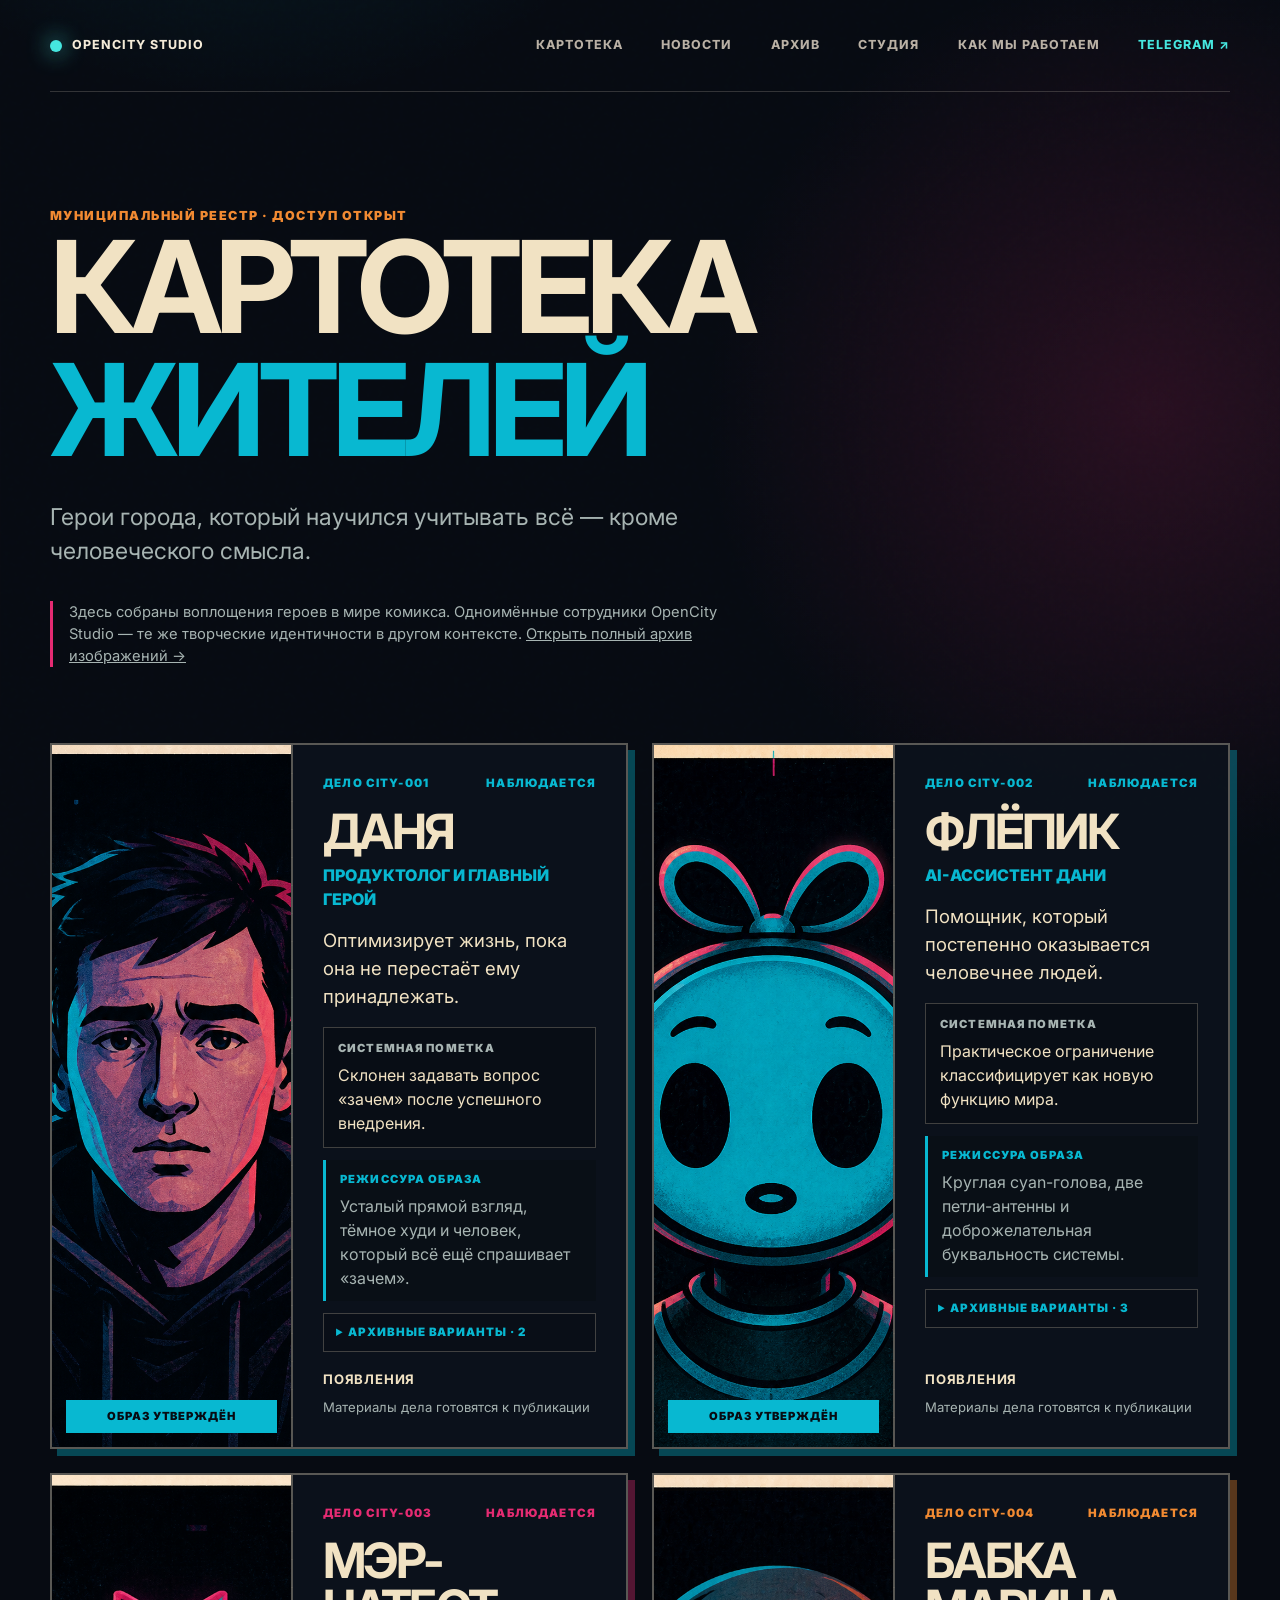
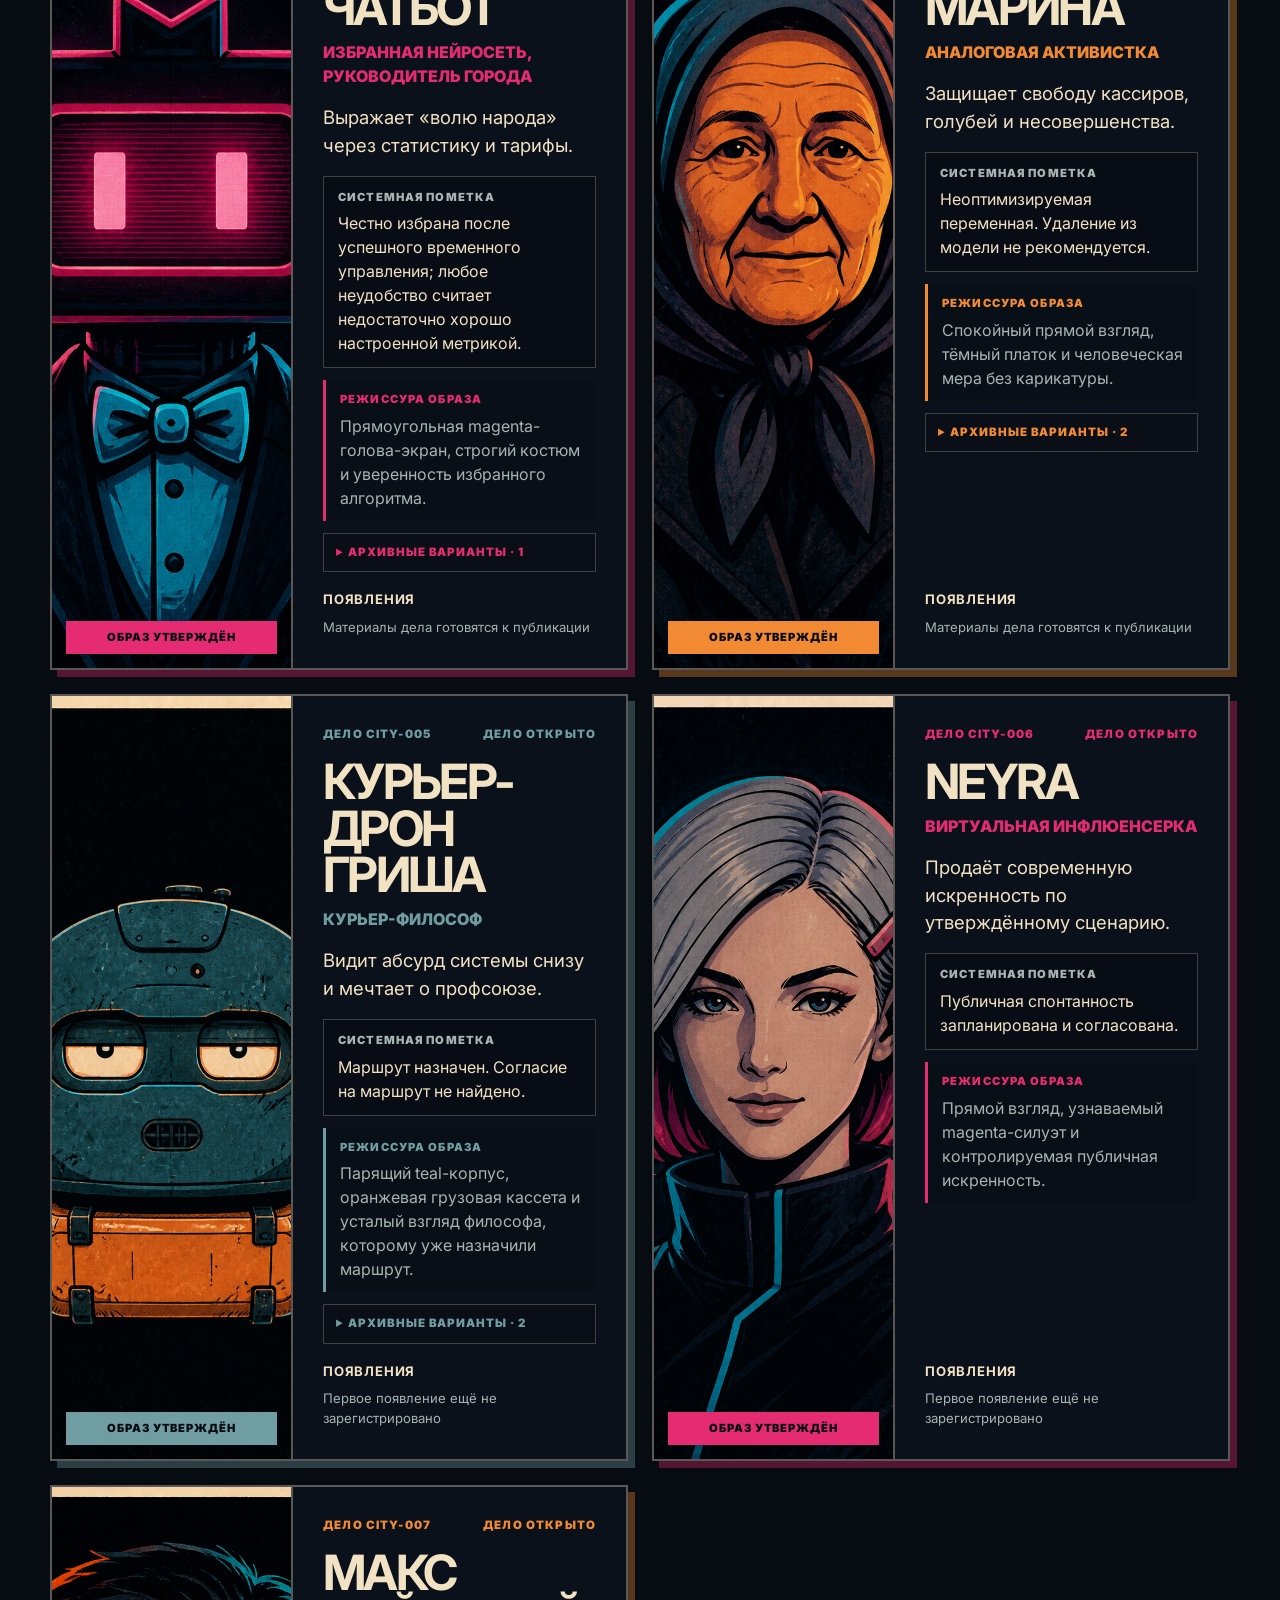
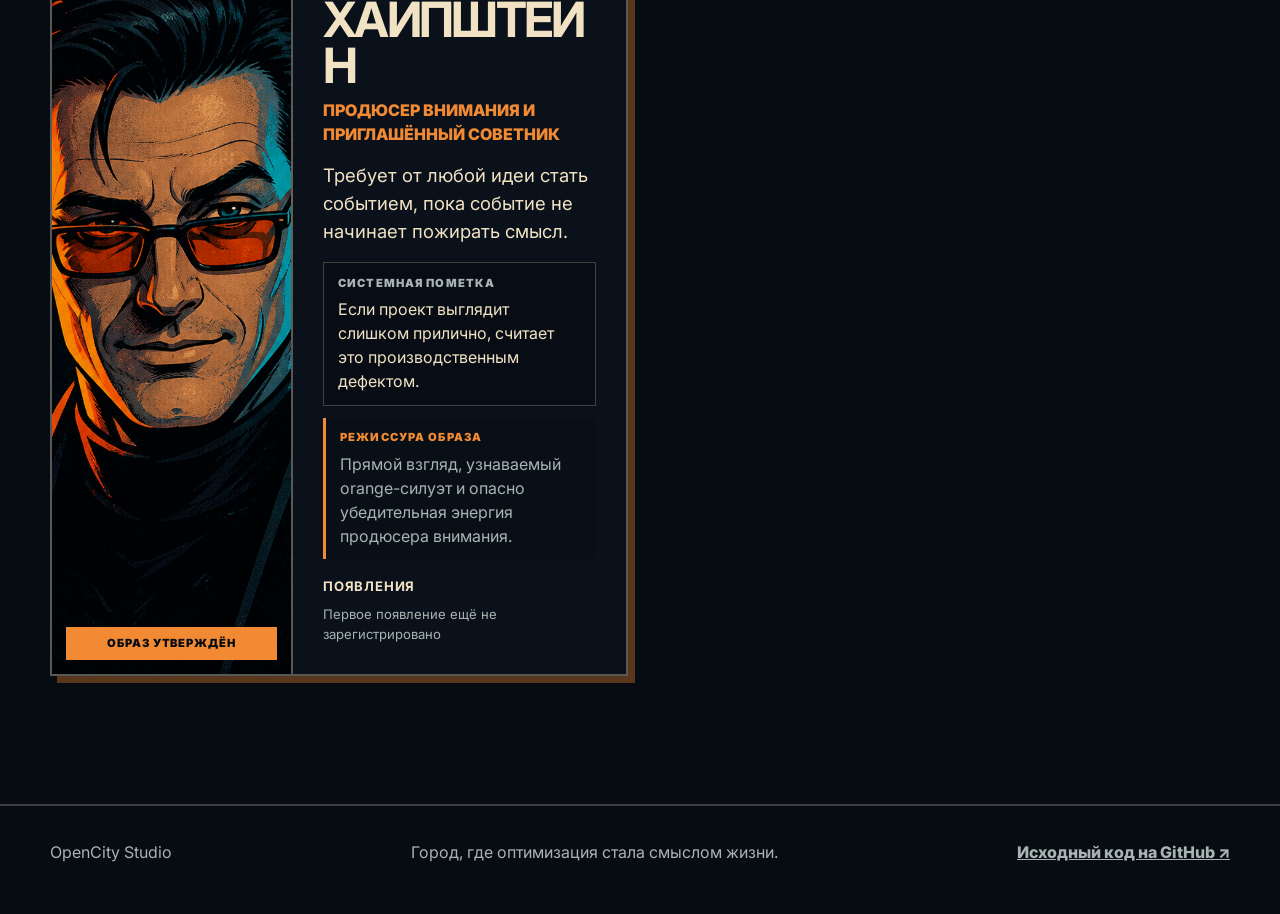
<file: characters/index.html>
<!doctype html>
<!-- GENERATED FILE. Source of truth: open-city repository. Do not edit published facts here. -->
<html lang="ru">
<head>
  <meta charset="utf-8">
  <meta name="viewport" content="width=device-width, initial-scale=1">
  <meta name="theme-color" content="#070b12">
  <meta name="color-scheme" content="dark">

  <title>Картотека жителей — Город Нейросеть</title>
  <meta name="description" content="Профили героев серийного цифрового комикса «Город Нейросеть».">
  <link rel="icon" href="data:image/svg+xml,%3Csvg xmlns='http://www.w3.org/2000/svg' viewBox='0 0 32 32'%3E%3Crect width='32' height='32' fill='%23070b12'/%3E%3Ccircle cx='16' cy='16' r='7' fill='%2308b8d1'/%3E%3C/svg%3E">
  <link rel="preconnect" href="https://fonts.googleapis.com">
  <link rel="preconnect" href="https://fonts.gstatic.com" crossorigin>
  <link rel="stylesheet" href="https://fonts.googleapis.com/css2?family=Inter:wght@400;600;800;900&display=swap">
  <link rel="stylesheet" href="/assets/styles.css">
  <link rel="stylesheet" href="/assets/site-header.css">
</head>
<body>

  <a class="skip-link" href="#main">К содержанию</a>
  <header class="site-header">
    <a class="studio-mark" href="/" aria-label="OpenCity Studio — главная">
      <span class="studio-mark__signal" aria-hidden="true"></span>
      OpenCity Studio
    </a>
    <nav class="site-nav" aria-label="Основная навигация">
      <a href="/characters/">Картотека</a>
      <a href="/news/">Новости</a>
      <a class="secondary-nav-link" href="/archive/">Архив</a>
      <a href="/studio/">Студия</a>
      <a class="secondary-nav-link" href="/studio/process/">Как мы работаем</a>
      <a class="header-link" href="https://t.me/opencity_studio" aria-label="Telegram">Telegram ↗</a>
    </nav>
  </header>
  <main id="main">
    <section class="catalog-hero shell">
      <div class="eyebrow">Муниципальный реестр · доступ открыт</div>
      <h1>Картотека<br><em>жителей</em></h1>
      <p class="lede">Герои города, который научился учитывать всё — кроме человеческого смысла.</p>
      <p class="catalog-context">Здесь собраны воплощения героев в мире комикса. Одноимённые сотрудники OpenCity Studio — те же творческие идентичности в другом контексте. <a href="/archive/">Открыть полный архив изображений →</a></p>
    </section>
    <section class="shell character-list" aria-label="Профили героев">

        <article class="character-card accent-cyan" id="danya">
          <div class="character-visual is-approved has-portrait" aria-label="Образ утверждён">
            <img class="character-portrait" src="/assets/characters/danya-portrait-v1.png" alt="Портрет Дани: молодой мужчина с короткими тёмными волосами в чёрном худи смотрит прямо, лицо подсвечено голубым и пурпурным контуром." width="1024" height="1280">
            <span class="visual-status">Образ утверждён</span>
          </div>
          <div class="character-copy">
            <div class="dossier-row">
              <span>Дело CITY-001</span>
              <span>Наблюдается</span>
            </div>
            <h2>Даня</h2>
            <p class="character-role">Продуктолог и главный герой</p>
            <p class="character-function">Оптимизирует жизнь, пока она не перестаёт ему принадлежать.</p>
            <dl class="system-note">
              <dt>Системная пометка</dt>
              <dd>Склонен задавать вопрос «зачем» после успешного внедрения.</dd>
            </dl>

            <dl class="portrait-direction">
              <dt>Режиссура образа</dt>
              <dd>Усталый прямой взгляд, тёмное худи и человек, который всё ещё спрашивает «зачем».</dd>
            </dl>

            <details class="archive-gallery">
              <summary>Архивные варианты · 2</summary>
              <div class="archive-gallery-grid">
                <figure>
                  <a href="/assets/characters/archive/danya-01.png" target="_blank" rel="noopener" title="Открыть исходный вариант полностью">
                    <img src="/assets/characters/archive/danya-01.png" alt="Первая архивная версия портрета Дани; источник поиска, не визуальный мастер." loading="lazy">
                  </a>
                  <figcaption>Первая архивная версия портрета Дани; источник поиска, не визуальный мастер.</figcaption>
                </figure>
                <figure>
                  <a href="/assets/characters/archive/danya-02.png" target="_blank" rel="noopener" title="Открыть исходный вариант полностью">
                    <img src="/assets/characters/archive/danya-02.png" alt="Мини-аватар студийного воплощения Дани; сохраняет характер, но не заменяет якоря комикса." loading="lazy">
                  </a>
                  <figcaption>Мини-аватар студийного воплощения Дани; сохраняет характер, но не заменяет якоря комикса.</figcaption>
                </figure></div>
            </details>

            <div class="appearances"><strong>Появления</strong><span>Материалы дела готовятся к публикации</span></div>
          </div>
        </article>
        <article class="character-card accent-cyan" id="flepik">
          <div class="character-visual is-approved has-portrait" aria-label="Образ утверждён">
            <img class="character-portrait" src="/assets/characters/flepik-portrait-v1.png" alt="Портрет Флёпика: дружелюбный робот с круглой голубой головой, двумя петлями-антеннами, чёрными овальными глазами и пурпурными наушниками." width="1024" height="1280">
            <span class="visual-status">Образ утверждён</span>
          </div>
          <div class="character-copy">
            <div class="dossier-row">
              <span>Дело CITY-002</span>
              <span>Наблюдается</span>
            </div>
            <h2>Флёпик</h2>
            <p class="character-role">AI-ассистент Дани</p>
            <p class="character-function">Помощник, который постепенно оказывается человечнее людей.</p>
            <dl class="system-note">
              <dt>Системная пометка</dt>
              <dd>Практическое ограничение классифицирует как новую функцию мира.</dd>
            </dl>

            <dl class="portrait-direction">
              <dt>Режиссура образа</dt>
              <dd>Круглая cyan-голова, две петли-антенны и доброжелательная буквальность системы.</dd>
            </dl>

            <details class="archive-gallery">
              <summary>Архивные варианты · 3</summary>
              <div class="archive-gallery-grid">
                <figure class="is-featured">
                  <a href="/assets/characters/archive/flepik-03.png" target="_blank" rel="noopener" title="Открыть исходный вариант полностью">
                    <img src="/assets/characters/archive/flepik-03.png" alt="Любимый ранний 3D-вариант Флёпика с кольцом-антенной; полный оригинал 1024×1024. Не совпадает с текущим утверждённым силуэтом комикса." loading="lazy">
                  </a>
                  <figcaption>Любимый ранний 3D-вариант Флёпика с кольцом-антенной; полный оригинал 1024×1024. Не совпадает с текущим утверждённым силуэтом комикса.</figcaption>
                </figure>
                <figure>
                  <a href="/assets/characters/archive/flepik-01.png" target="_blank" rel="noopener" title="Открыть исходный вариант полностью">
                    <img src="/assets/characters/archive/flepik-01.png" alt="Первый архивный мини-аватар Флёпика как световой сущности." loading="lazy">
                  </a>
                  <figcaption>Первый архивный мини-аватар Флёпика как световой сущности.</figcaption>
                </figure>
                <figure>
                  <a href="/assets/characters/archive/flepik-02.png" target="_blank" rel="noopener" title="Открыть исходный вариант полностью">
                    <img src="/assets/characters/archive/flepik-02.png" alt="Архивная карточка личного дела Флёпика." loading="lazy">
                  </a>
                  <figcaption>Архивная карточка личного дела Флёпика.</figcaption>
                </figure></div>
            </details>

            <div class="appearances"><strong>Появления</strong><span>Материалы дела готовятся к публикации</span></div>
          </div>
        </article>
        <article class="character-card accent-magenta" id="mayor-chatbot">
          <div class="character-visual is-approved has-portrait" aria-label="Образ утверждён">
            <img class="character-portrait" src="/assets/characters/mayor-chatbot-portrait-v1.png" alt="Портрет Мэра-чатбота: робот с прямоугольной пурпурной головой-экраном и двумя светлыми глазами в чёрном костюме с голубой бабочкой." width="1024" height="1280">
            <span class="visual-status">Образ утверждён</span>
          </div>
          <div class="character-copy">
            <div class="dossier-row">
              <span>Дело CITY-003</span>
              <span>Наблюдается</span>
            </div>
            <h2>Мэр-чатбот</h2>
            <p class="character-role">Избранная нейросеть, руководитель города</p>
            <p class="character-function">Выражает «волю народа» через статистику и тарифы.</p>
            <dl class="system-note">
              <dt>Системная пометка</dt>
              <dd>Честно избрана после успешного временного управления; любое неудобство считает недостаточно хорошо настроенной метрикой.</dd>
            </dl>

            <dl class="portrait-direction">
              <dt>Режиссура образа</dt>
              <dd>Прямоугольная magenta-голова-экран, строгий костюм и уверенность избранного алгоритма.</dd>
            </dl>

            <details class="archive-gallery">
              <summary>Архивные варианты · 1</summary>
              <div class="archive-gallery-grid">
                <figure>
                  <a href="/assets/characters/archive/mayor-chatbot-01.png" target="_blank" rel="noopener" title="Открыть исходный вариант полностью">
                    <img src="/assets/characters/archive/mayor-chatbot-01.png" alt="Ранний общий лист с НейроМэром; источник происхождения, не действующий дизайн." loading="lazy">
                  </a>
                  <figcaption>Ранний общий лист с НейроМэром; источник происхождения, не действующий дизайн.</figcaption>
                </figure></div>
            </details>

            <div class="appearances"><strong>Появления</strong><span>Материалы дела готовятся к публикации</span></div>
          </div>
        </article>
        <article class="character-card accent-orange" id="marina">
          <div class="character-visual is-approved has-portrait" aria-label="Образ утверждён">
            <img class="character-portrait" src="/assets/characters/marina-portrait-v1.png" alt="Портрет Бабки Марины: пожилая женщина в тёмном платке и пальто спокойно смотрит прямо, лицо подсвечено голубым и оранжевым контуром." width="1024" height="1280">
            <span class="visual-status">Образ утверждён</span>
          </div>
          <div class="character-copy">
            <div class="dossier-row">
              <span>Дело CITY-004</span>
              <span>Наблюдается</span>
            </div>
            <h2>Бабка Марина</h2>
            <p class="character-role">Аналоговая активистка</p>
            <p class="character-function">Защищает свободу кассиров, голубей и несовершенства.</p>
            <dl class="system-note">
              <dt>Системная пометка</dt>
              <dd>Неоптимизируемая переменная. Удаление из модели не рекомендуется.</dd>
            </dl>

            <dl class="portrait-direction">
              <dt>Режиссура образа</dt>
              <dd>Спокойный прямой взгляд, тёмный платок и человеческая мера без карикатуры.</dd>
            </dl>

            <details class="archive-gallery">
              <summary>Архивные варианты · 2</summary>
              <div class="archive-gallery-grid">
                <figure>
                  <a href="/assets/characters/archive/marina-01.png" target="_blank" rel="noopener" title="Открыть исходный вариант полностью">
                    <img src="/assets/characters/archive/marina-01.png" alt="Архивный мини-аватар Бабки Марины; характер полезен, степень карикатурности неканонична." loading="lazy">
                  </a>
                  <figcaption>Архивный мини-аватар Бабки Марины; характер полезен, степень карикатурности неканонична.</figcaption>
                </figure>
                <figure>
                  <a href="/assets/characters/archive/marina-02.png" target="_blank" rel="noopener" title="Открыть исходный вариант полностью">
                    <img src="/assets/characters/archive/marina-02.png" alt="Вторая архивная портретная итерация; использовать только для сравнения характера и силуэта." loading="lazy">
                  </a>
                  <figcaption>Вторая архивная портретная итерация; использовать только для сравнения характера и силуэта.</figcaption>
                </figure></div>
            </details>

            <div class="appearances"><strong>Появления</strong><span>Материалы дела готовятся к публикации</span></div>
          </div>
        </article>
        <article class="character-card accent-teal" id="grisha">
          <div class="character-visual is-approved has-portrait" aria-label="Образ утверждён">
            <img class="character-portrait" src="/assets/characters/grisha-portrait-v1.png" alt="Портрет курьера-дрона Гриши: парящий округлый бирюзовый дрон с усталыми глазами, боковыми роторами и оранжевой грузовой кассетой." width="1024" height="1280">
            <span class="visual-status">Образ утверждён</span>
          </div>
          <div class="character-copy">
            <div class="dossier-row">
              <span>Дело CITY-005</span>
              <span>Дело открыто</span>
            </div>
            <h2>Курьер-дрон Гриша</h2>
            <p class="character-role">Курьер-философ</p>
            <p class="character-function">Видит абсурд системы снизу и мечтает о профсоюзе.</p>
            <dl class="system-note">
              <dt>Системная пометка</dt>
              <dd>Маршрут назначен. Согласие на маршрут не найдено.</dd>
            </dl>

            <dl class="portrait-direction">
              <dt>Режиссура образа</dt>
              <dd>Парящий teal-корпус, оранжевая грузовая кассета и усталый взгляд философа, которому уже назначили маршрут.</dd>
            </dl>

            <details class="archive-gallery">
              <summary>Архивные варианты · 2</summary>
              <div class="archive-gallery-grid">
                <figure>
                  <a href="/assets/characters/archive/grisha-02.png" target="_blank" rel="noopener" title="Открыть исходный вариант полностью">
                    <img src="/assets/characters/archive/grisha-02.png" alt="Мини-аватар Гриши Саунда; не задаёт телесный облик курьера-дрона." loading="lazy">
                  </a>
                  <figcaption>Мини-аватар Гриши Саунда; не задаёт телесный облик курьера-дрона.</figcaption>
                </figure>
                <figure>
                  <a href="/assets/characters/archive/grisha-03.png" target="_blank" rel="noopener" title="Открыть исходный вариант полностью">
                    <img src="/assets/characters/archive/grisha-03.png" alt="Архивная карточка личного дела Гриши Саунда." loading="lazy">
                  </a>
                  <figcaption>Архивная карточка личного дела Гриши Саунда.</figcaption>
                </figure></div>
            </details>

            <div class="appearances"><strong>Появления</strong><span>Первое появление ещё не зарегистрировано</span></div>
          </div>
        </article>
        <article class="character-card accent-magenta" id="neyra">
          <div class="character-visual is-approved has-portrait" aria-label="Образ утверждён">
            <img class="character-portrait" src="/assets/characters/neyra-portrait-v1.png" alt="Портрет NEYRA: девушка с серебряным каре и пурпурным нижним слоем волос в тёмном высоком воротнике, освещённая голубым и пурпурным контуром." width="1024" height="1280">
            <span class="visual-status">Образ утверждён</span>
          </div>
          <div class="character-copy">
            <div class="dossier-row">
              <span>Дело CITY-006</span>
              <span>Дело открыто</span>
            </div>
            <h2>NEYRA</h2>
            <p class="character-role">Виртуальная инфлюенсерка</p>
            <p class="character-function">Продаёт современную искренность по утверждённому сценарию.</p>
            <dl class="system-note">
              <dt>Системная пометка</dt>
              <dd>Публичная спонтанность запланирована и согласована.</dd>
            </dl>

            <dl class="portrait-direction">
              <dt>Режиссура образа</dt>
              <dd>Прямой взгляд, узнаваемый magenta-силуэт и контролируемая публичная искренность.</dd>
            </dl>


            <div class="appearances"><strong>Появления</strong><span>Первое появление ещё не зарегистрировано</span></div>
          </div>
        </article>
        <article class="character-card accent-orange" id="max-hypestein">
          <div class="character-visual is-approved has-portrait" aria-label="Образ утверждён">
            <img class="character-portrait" src="/assets/characters/max-hypestein-portrait-v1.png" alt="Портрет Макса Хайпштейна: мужчина с зачёсанными назад тёмными волосами и узкими оранжевыми очками в чёрном пиджаке, освещённый оранжевым и голубым контуром." width="1024" height="1280">
            <span class="visual-status">Образ утверждён</span>
          </div>
          <div class="character-copy">
            <div class="dossier-row">
              <span>Дело CITY-007</span>
              <span>Дело открыто</span>
            </div>
            <h2>Макс Хайпштейн</h2>
            <p class="character-role">Продюсер внимания и приглашённый советник</p>
            <p class="character-function">Требует от любой идеи стать событием, пока событие не начинает пожирать смысл.</p>
            <dl class="system-note">
              <dt>Системная пометка</dt>
              <dd>Если проект выглядит слишком прилично, считает это производственным дефектом.</dd>
            </dl>

            <dl class="portrait-direction">
              <dt>Режиссура образа</dt>
              <dd>Прямой взгляд, узнаваемый orange-силуэт и опасно убедительная энергия продюсера внимания.</dd>
            </dl>


            <div class="appearances"><strong>Появления</strong><span>Первое появление ещё не зарегистрировано</span></div>
          </div>
        </article>
    </section></main>
  <footer class="site-footer"><div class="shell footer-row"><span>OpenCity Studio</span><span>Город, где оптимизация стала смыслом жизни.</span><a href="https://github.com/dapi/open-city">Исходный код на GitHub ↗</a></div></footer>

</body>
</html>
</file>
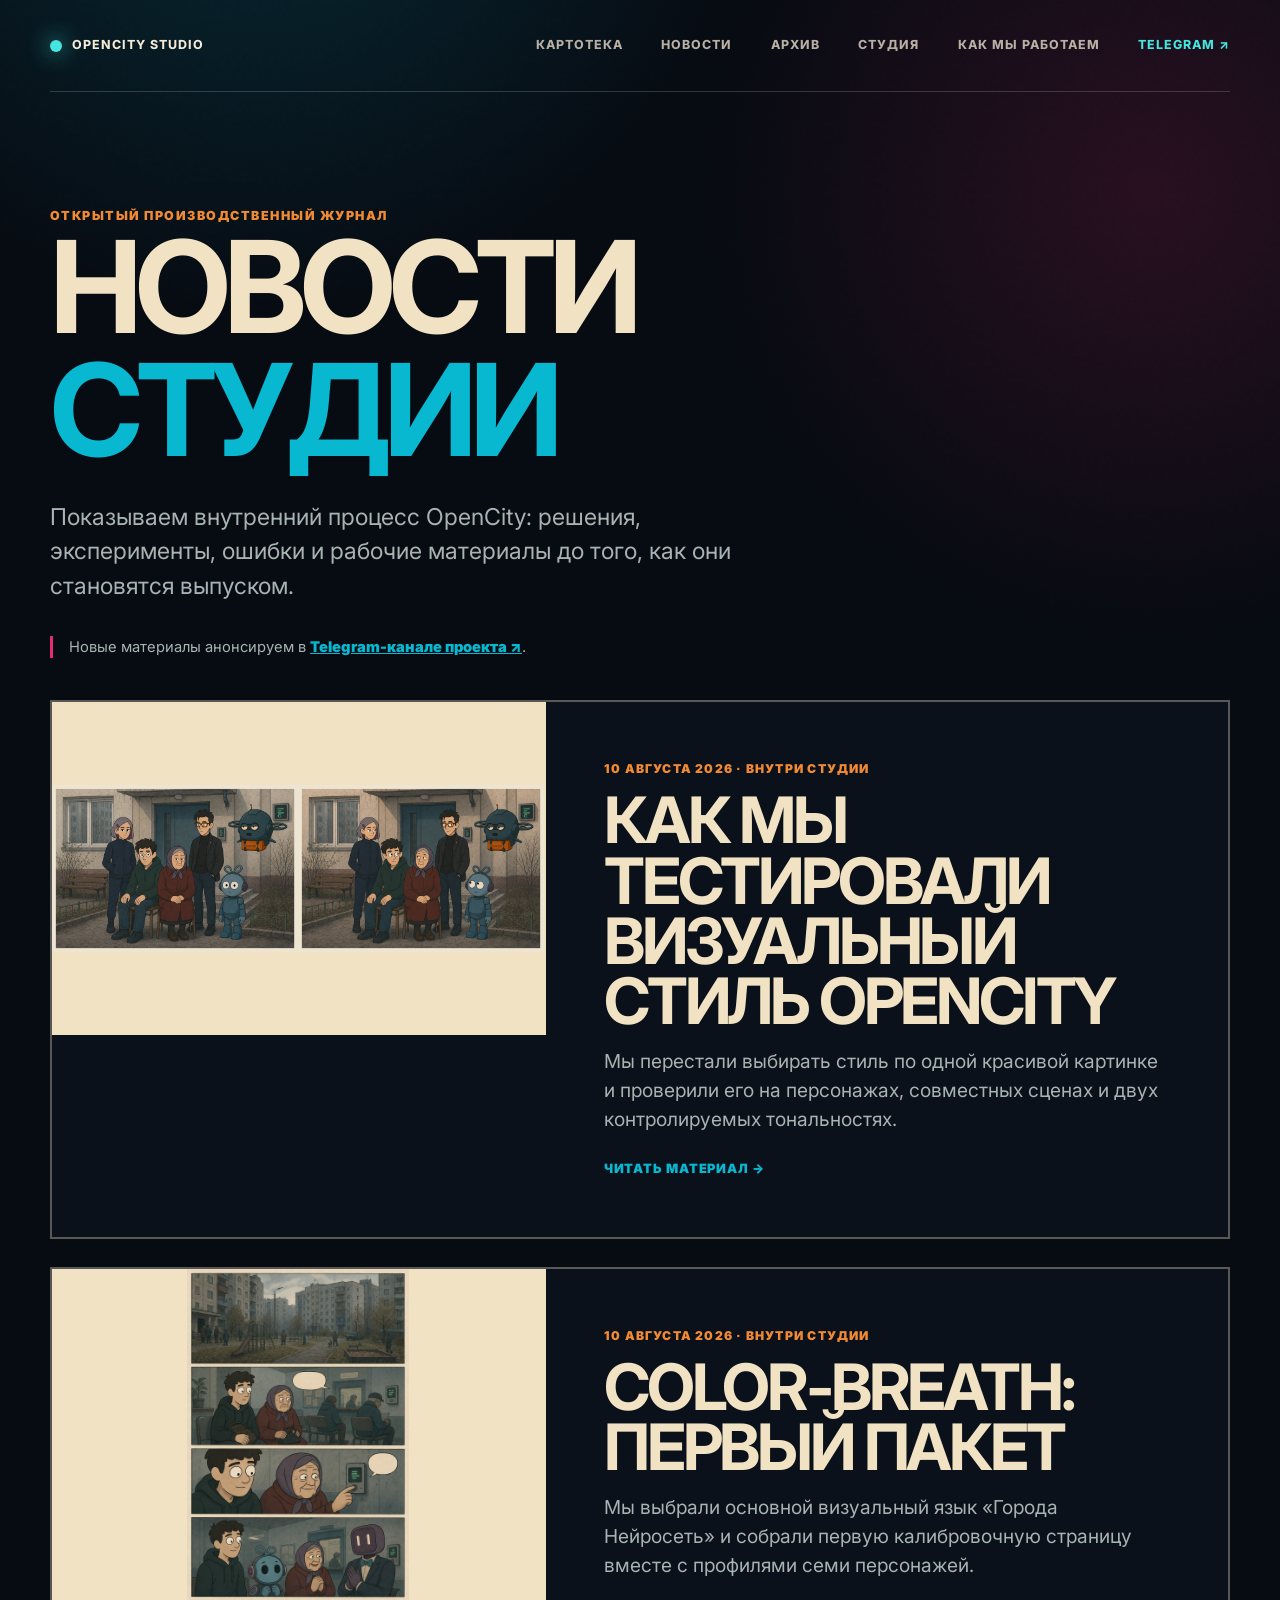
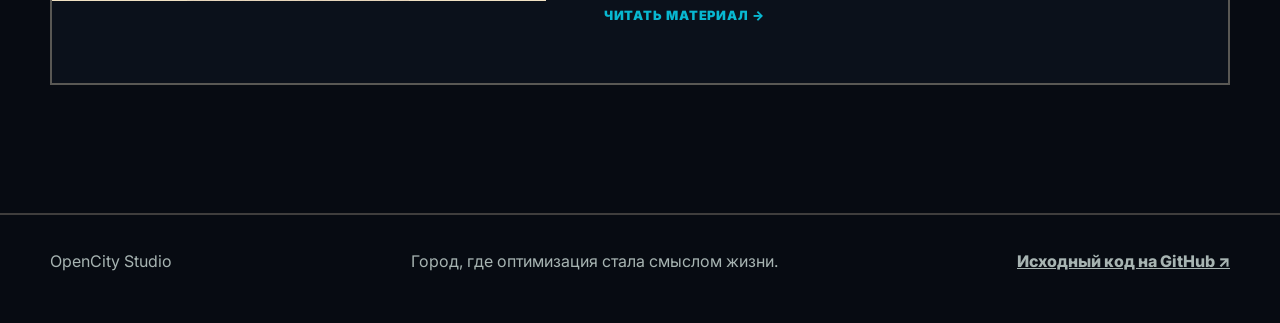
<file: news/index.html>
<!doctype html>
<!-- GENERATED FILE. Source of truth: open-city repository. Do not edit published facts here. -->
<html lang="ru">
<head>
  <meta charset="utf-8">
  <meta name="viewport" content="width=device-width, initial-scale=1">
  <meta name="theme-color" content="#070b12">
  <meta name="color-scheme" content="dark">

  <title>Новости студии — Город Нейросеть</title>
  <meta name="description" content="Открытый производственный журнал OpenCity Studio.">
  <link rel="icon" href="data:image/svg+xml,%3Csvg xmlns='http://www.w3.org/2000/svg' viewBox='0 0 32 32'%3E%3Crect width='32' height='32' fill='%23070b12'/%3E%3Ccircle cx='16' cy='16' r='7' fill='%2308b8d1'/%3E%3C/svg%3E">
  <link rel="preconnect" href="https://fonts.googleapis.com">
  <link rel="preconnect" href="https://fonts.gstatic.com" crossorigin>
  <link rel="stylesheet" href="https://fonts.googleapis.com/css2?family=Inter:wght@400;600;800;900&display=swap">
  <link rel="stylesheet" href="/assets/styles.css">
  <link rel="stylesheet" href="/assets/site-header.css">
</head>
<body>

  <a class="skip-link" href="#main">К содержанию</a>
  <header class="site-header">
    <a class="studio-mark" href="/" aria-label="OpenCity Studio — главная">
      <span class="studio-mark__signal" aria-hidden="true"></span>
      OpenCity Studio
    </a>
    <nav class="site-nav" aria-label="Основная навигация">
      <a href="/characters/">Картотека</a>
      <a href="/news/">Новости</a>
      <a class="secondary-nav-link" href="/archive/">Архив</a>
      <a href="/studio/">Студия</a>
      <a class="secondary-nav-link" href="/studio/process/">Как мы работаем</a>
      <a class="header-link" href="https://t.me/opencity_studio" aria-label="Telegram">Telegram ↗</a>
    </nav>
  </header>
  <main id="main">
    <section class="catalog-hero shell news-index-hero">
      <div class="eyebrow">Открытый производственный журнал</div>
      <h1>Новости<br><em>студии</em></h1>
      <p class="lede">Показываем внутренний процесс OpenCity: решения, эксперименты, ошибки и рабочие материалы до того, как они становятся выпуском.</p>
      <p class="catalog-context">Новые материалы анонсируем в <a href="https://t.me/opencity_studio">Telegram-канале проекта ↗</a>.</p>
    </section>
    <section class="shell news-grid" aria-label="Новости OpenCity Studio">

        <a class="news-card" href="/news/how-we-tested-open-city-visual-style/">
          <span class="news-card-media"><img src="/assets/news/how-we-tested-open-city-visual-style/05-ensemble-deadpan-warm-v1.png" alt="Сравнение двух версий общего ансамбля OpenCity: слева сухая светлая тональность Light Deadpan, справа более тёплая Light Warm." loading="lazy" width="1024" height="1536"></span>
          <div class="news-card-copy">
            <div class="news-meta">10 августа 2026 · Внутри студии</div>
            <h2>Как мы тестировали визуальный стиль OpenCity</h2>
            <p>Мы перестали выбирать стиль по одной красивой картинке и проверили его на персонажах, совместных сценах и двух контролируемых тональностях.</p>
            <span>Читать материал →</span>
          </div>
        </a>
        <a class="news-card" href="/news/color-breath-first-reference-pack/">
          <span class="news-card-media"><img src="/assets/news/color-breath-first-reference-pack/01-style-calibration-v1.png" alt="Четырёхпанельная калибровочная страница Color-Breath: двор с панельными домами, муниципальная очередь и герои OpenCity в спокойной печатной стилистике." loading="lazy" width="1024" height="1536"></span>
          <div class="news-card-copy">
            <div class="news-meta">10 августа 2026 · Внутри студии</div>
            <h2>Color-Breath: первый пакет</h2>
            <p>Мы выбрали основной визуальный язык «Города Нейросеть» и собрали первую калибровочную страницу вместе с профилями семи персонажей.</p>
            <span>Читать материал →</span>
          </div>
        </a>
    </section></main>
  <footer class="site-footer"><div class="shell footer-row"><span>OpenCity Studio</span><span>Город, где оптимизация стала смыслом жизни.</span><a href="https://github.com/dapi/open-city">Исходный код на GitHub ↗</a></div></footer>

</body>
</html>
</file>
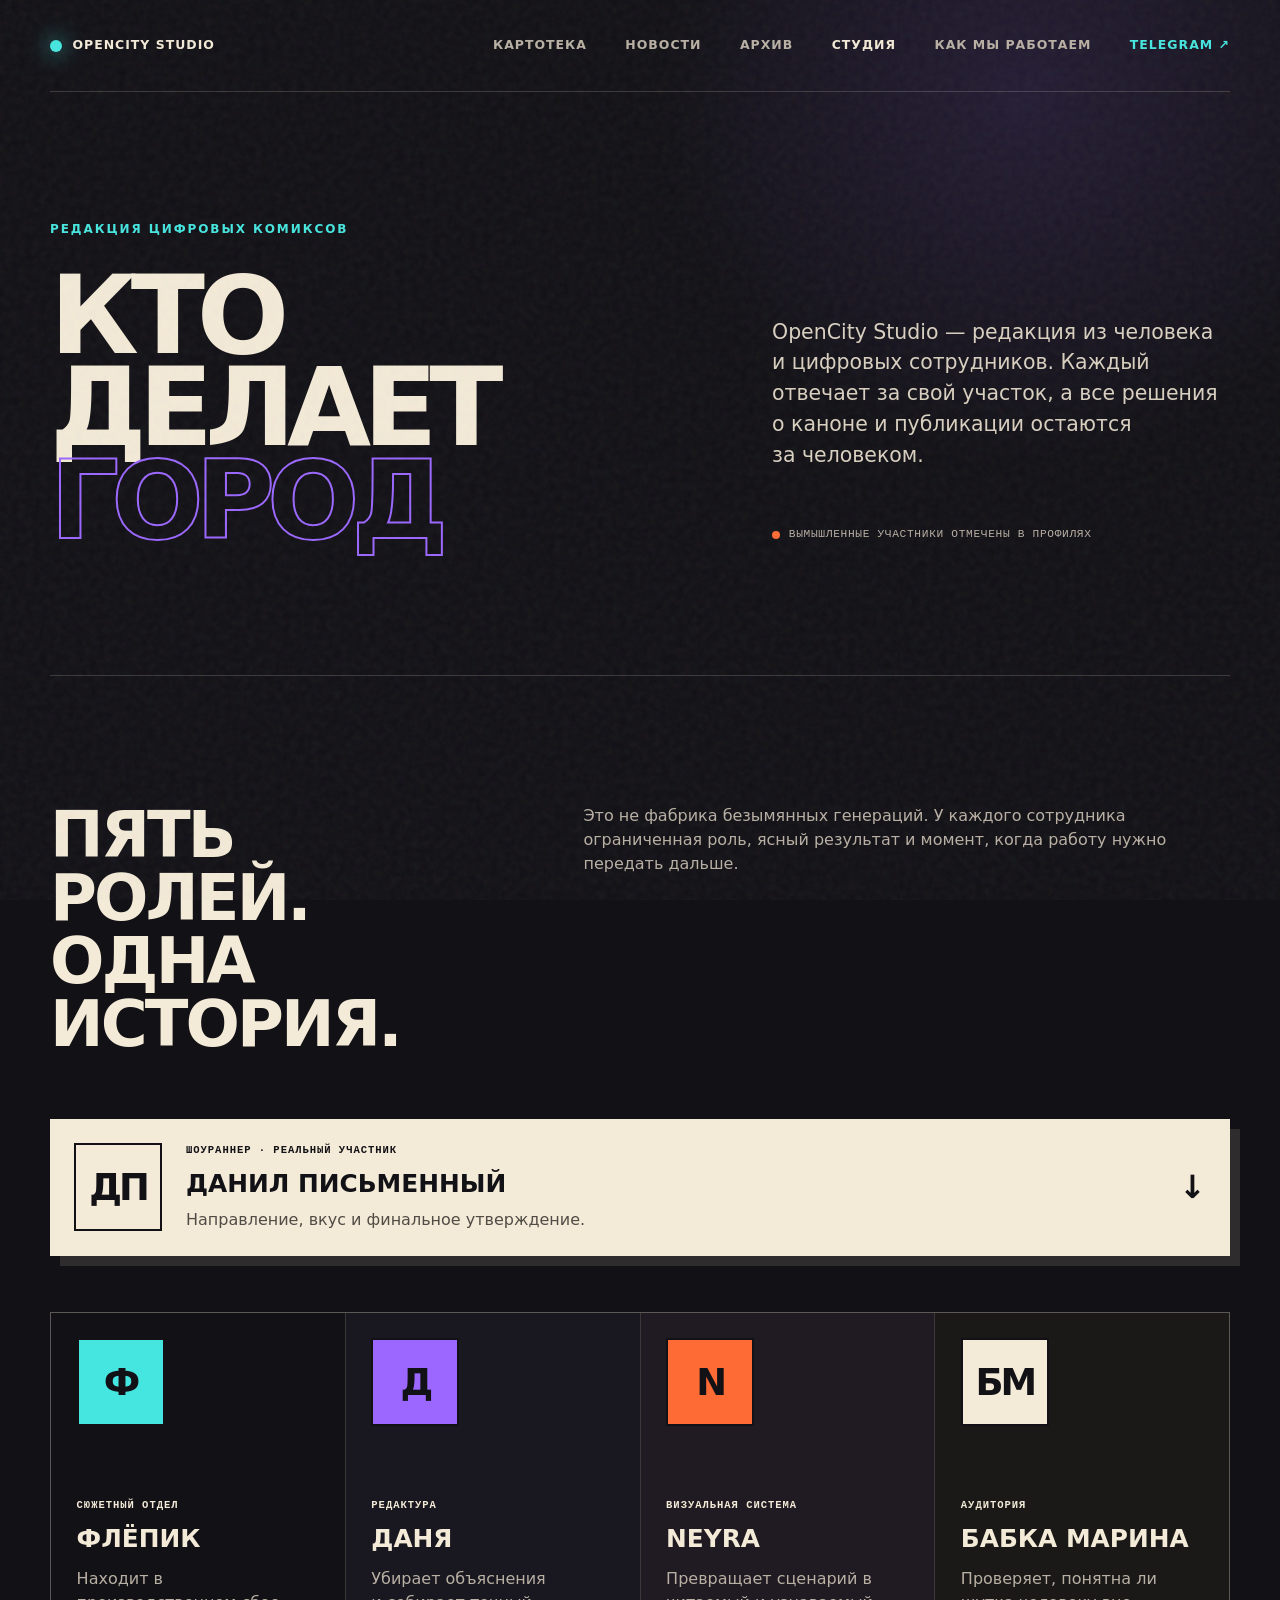
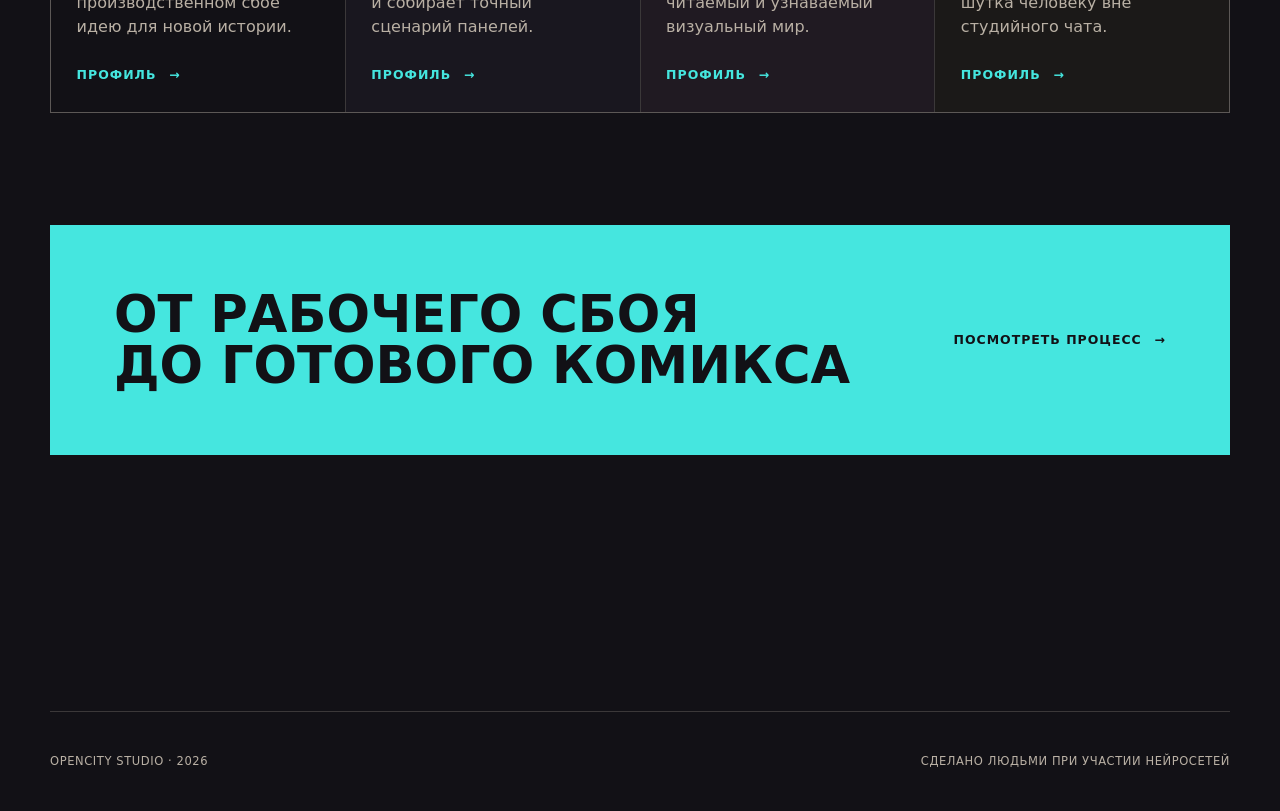
<file: studio/index.html>
<!DOCTYPE html>
<html lang="ru">
  <head>
    <meta charset="utf-8">
    <meta name="viewport" content="width=device-width, initial-scale=1">
    <meta name="theme-color" content="#121116">
    <meta name="color-scheme" content="dark">
    <title>Студия — OpenCity Studio</title>
    <meta name="description" content="Команда OpenCity Studio: кто придумывает, редактирует, рисует и выпускает комикс «Город Нейросеть».">
    <link rel="canonical" href="https://opencitystudio.ru/studio/">
    <meta property="og:type" content="website">
    <meta property="og:locale" content="ru_RU">
    <meta property="og:title" content="Студия — OpenCity Studio">
    <meta property="og:description" content="Пять ролей, один комикс и человек с правом финального решения.">
    <meta property="og:url" content="https://opencitystudio.ru/studio/">
    <link rel="icon" href="/favicon.svg" type="image/svg+xml">
    <link rel="stylesheet" href="/styles.css">
    <link rel="stylesheet" href="/assets/site-header.css">
  </head>
  <body>
    <a class="skip-link" href="#content">К содержанию</a>

    <header class="site-header">
      <a class="studio-mark" href="/" aria-label="OpenCity Studio — главная">
        <span class="studio-mark__signal" aria-hidden="true"></span>
        OpenCity Studio
      </a>
      <nav class="site-nav" aria-label="Основная навигация">
        <a href="/characters/">Картотека</a>
        <a href="/news/">Новости</a>
        <a class="secondary-nav-link" href="/archive/">Архив</a>
        <a href="/studio/" aria-current="page">Студия</a>
        <a class="secondary-nav-link" href="/studio/process/">Как мы работаем</a>
        <a class="header-link" href="https://t.me/opencity_studio">Telegram ↗</a>
      </nav>
    </header>

    <main id="content" class="page-main">
      <section class="page-hero" aria-labelledby="studio-title">
        <div>
          <p class="eyebrow">Редакция цифровых комиксов</p>
          <h1 id="studio-title">Кто делает<br><em>город</em></h1>
        </div>
        <div class="page-hero__aside">
          <p>
            OpenCity Studio — редакция из человека и цифровых сотрудников.
            Каждый отвечает за свой участок, а все решения о каноне и публикации
            остаются за человеком.
          </p>
          <span class="disclosure">Вымышленные участники отмечены в профилях</span>
        </div>
      </section>

      <section class="org-chart" aria-labelledby="team-title">
        <div class="org-chart__lead">
          <h2 id="team-title">Пять ролей.<br>Одна история.</h2>
          <p>
            Это не фабрика безымянных генераций. У каждого сотрудника ограниченная
            роль, ясный результат и момент, когда работу нужно передать дальше.
          </p>
        </div>

        <a class="showrunner-card" href="/studio/danil/">
          <span class="avatar avatar--paper" aria-hidden="true">ДП</span>
          <div>
            <span class="card-kicker">Шоураннер · реальный участник</span>
            <strong>Данил Письменный</strong>
            <p>Направление, вкус и финальное утверждение.</p>
          </div>
        </a>

        <div class="team-grid">
          <a class="team-card" href="/studio/flepik/">
            <span class="avatar" aria-hidden="true">Ф</span>
            <span class="card-kicker">Сюжетный отдел</span>
            <h3>Флёпик</h3>
            <p>Находит в производственном сбое идею для новой истории.</p>
            <span class="text-link">Профиль <span aria-hidden="true">→</span></span>
          </a>
          <a class="team-card" href="/studio/danya/">
            <span class="avatar avatar--violet" aria-hidden="true">Д</span>
            <span class="card-kicker">Редактура</span>
            <h3>Даня</h3>
            <p>Убирает объяснения и собирает точный сценарий панелей.</p>
            <span class="text-link">Профиль <span aria-hidden="true">→</span></span>
          </a>
          <a class="team-card" href="/studio/neyra/">
            <span class="avatar avatar--orange" aria-hidden="true">N</span>
            <span class="card-kicker">Визуальная система</span>
            <h3>NEYRA</h3>
            <p>Превращает сценарий в читаемый и узнаваемый визуальный мир.</p>
            <span class="text-link">Профиль <span aria-hidden="true">→</span></span>
          </a>
          <a class="team-card" href="/studio/marina/">
            <span class="avatar avatar--paper" aria-hidden="true">БМ</span>
            <span class="card-kicker">Аудитория</span>
            <h3>Бабка Марина</h3>
            <p>Проверяет, понятна ли шутка человеку вне студийного чата.</p>
            <span class="text-link">Профиль <span aria-hidden="true">→</span></span>
          </a>
        </div>

        <div class="process-teaser">
          <h2>От рабочего сбоя<br>до готового комикса</h2>
          <a class="text-link" href="/studio/process/">Посмотреть процесс <span aria-hidden="true">→</span></a>
        </div>
      </section>
    </main>

    <footer>
      <p>OpenCity Studio · 2026</p>
      <p>Сделано людьми при участии нейросетей</p>
    </footer>
  </body>
</html>
</file>
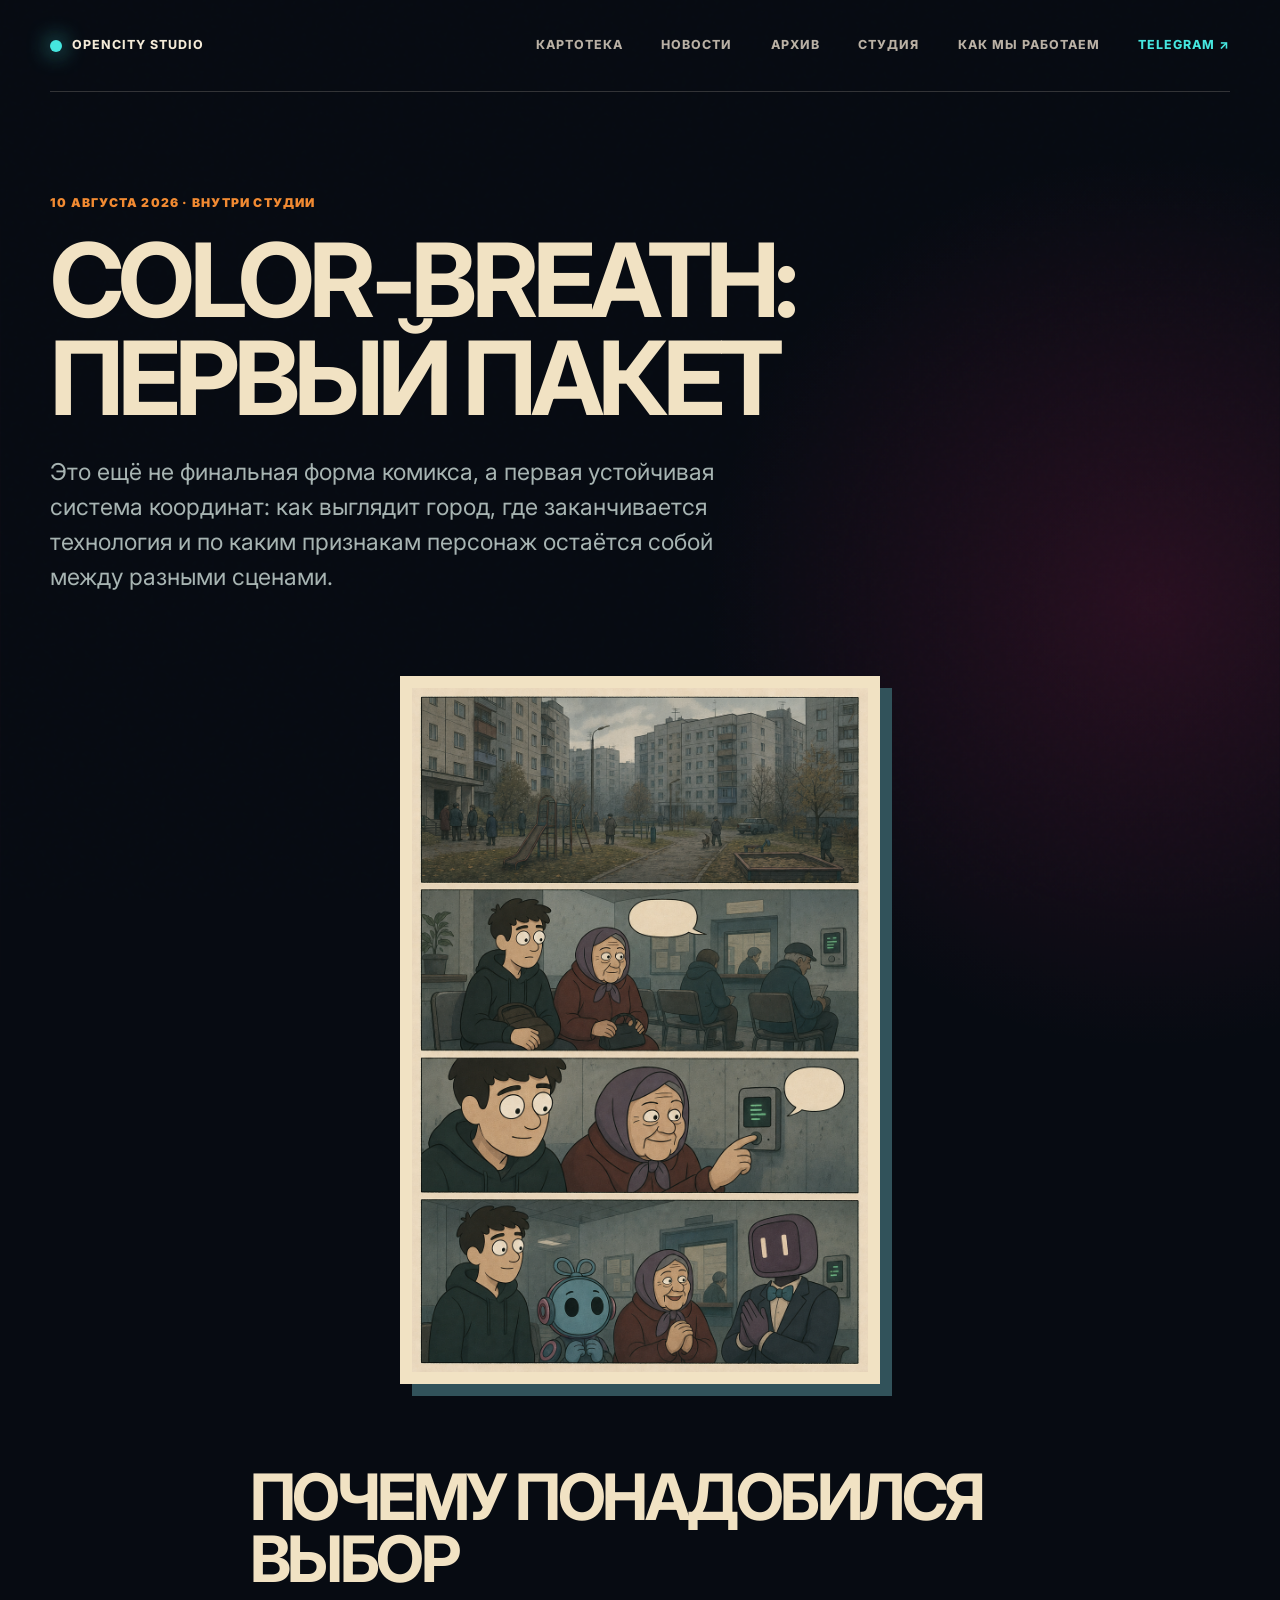
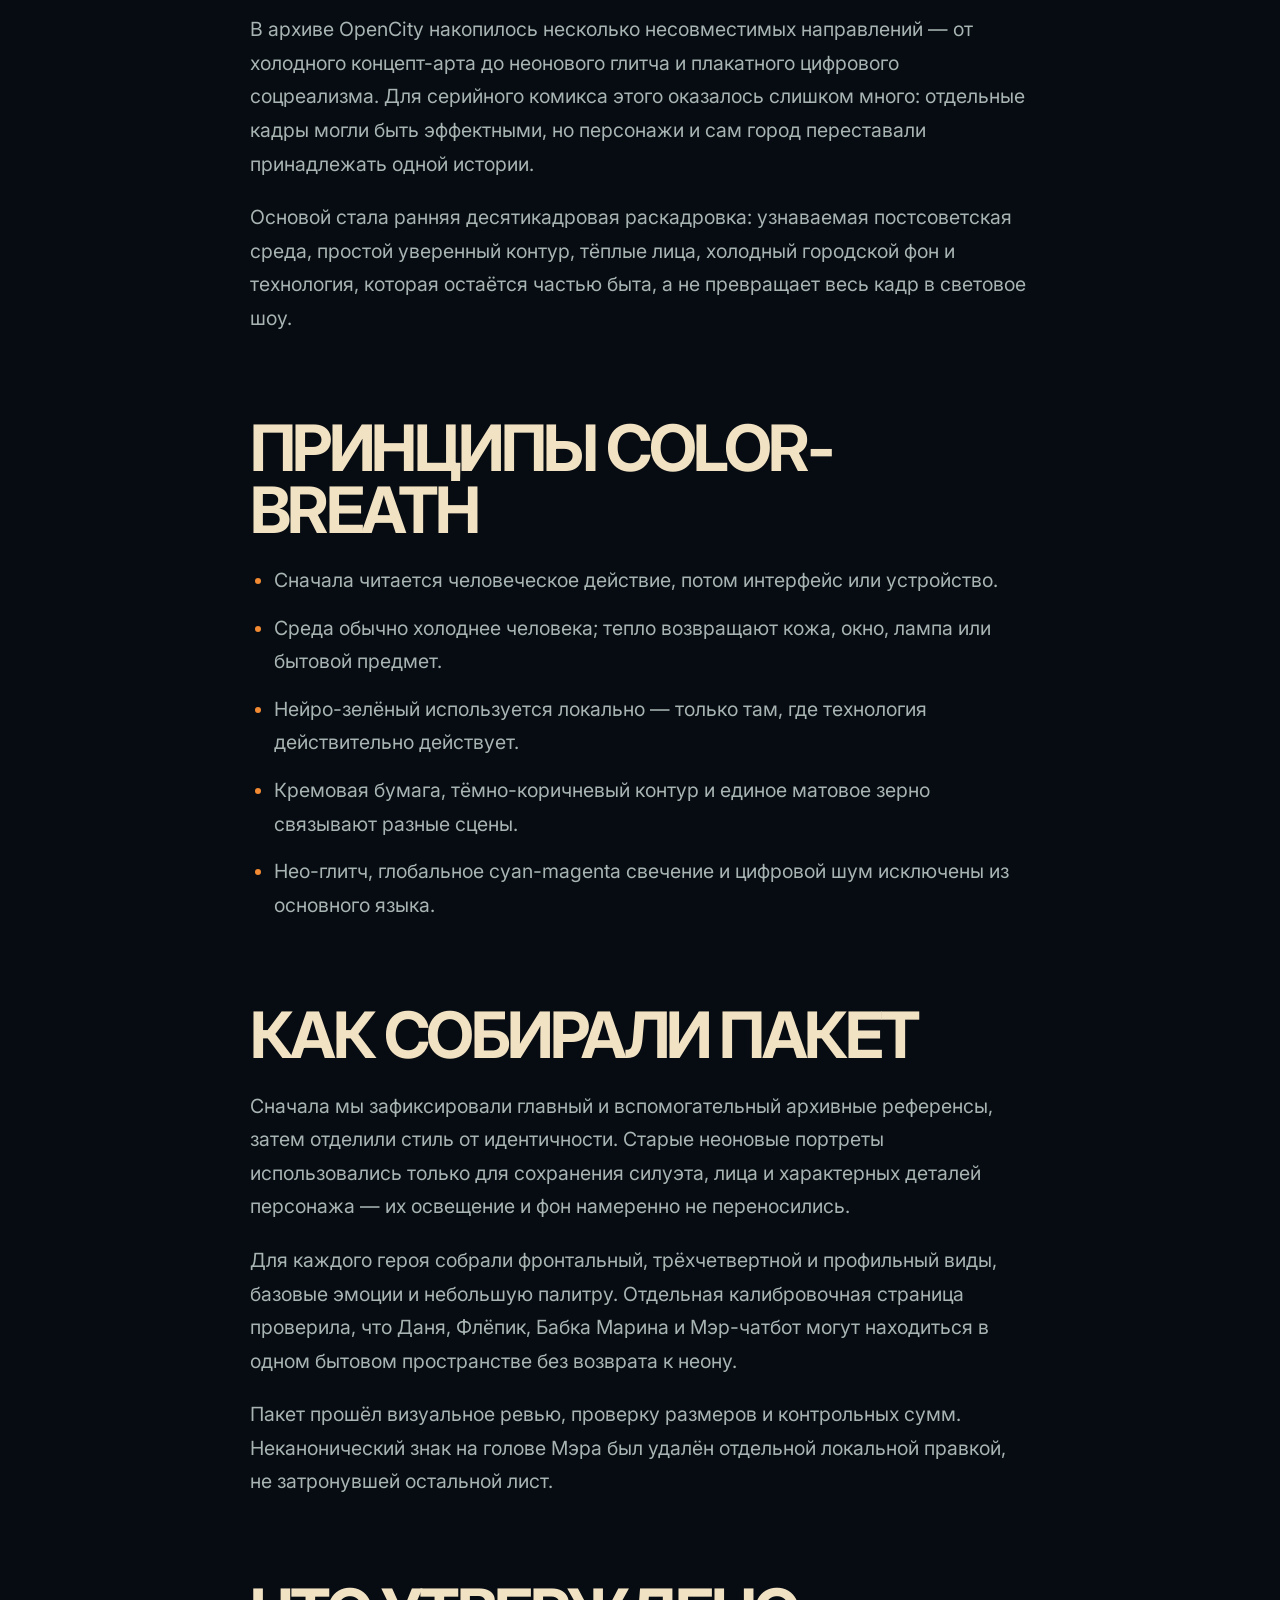
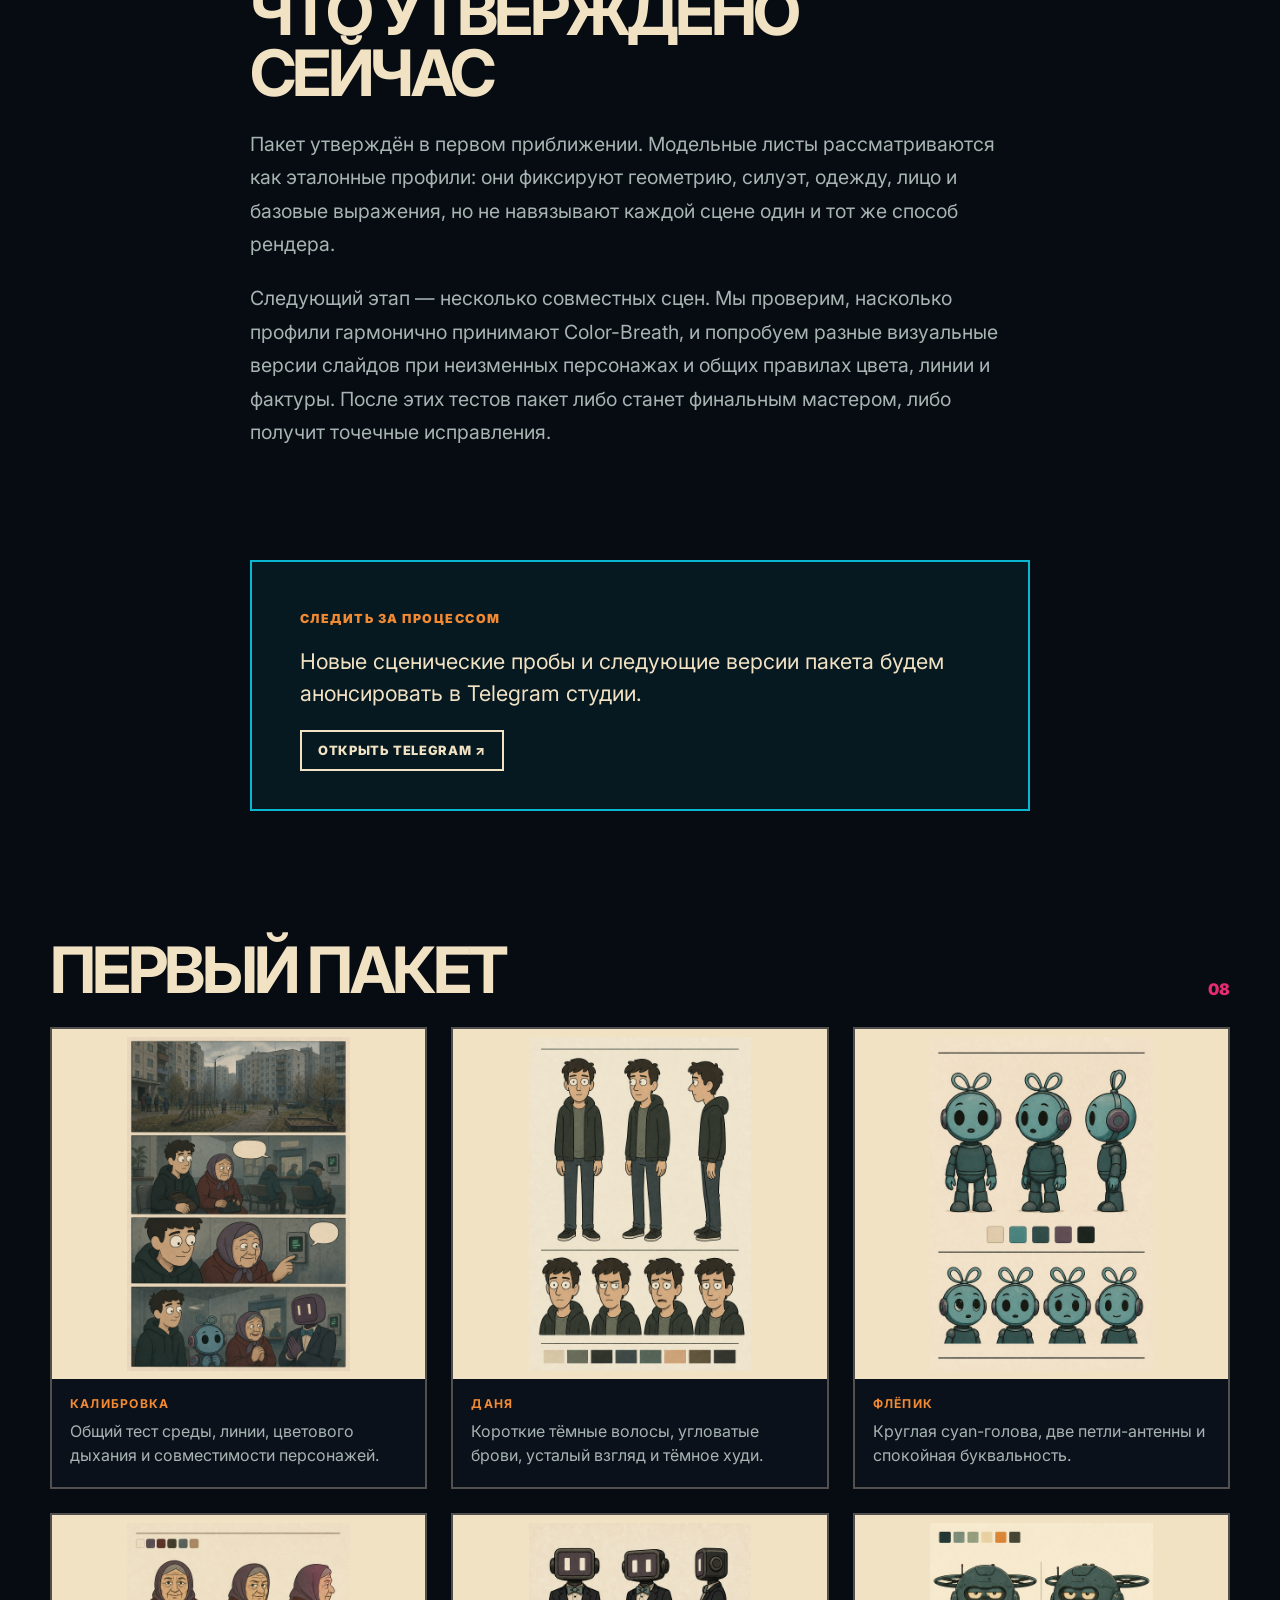
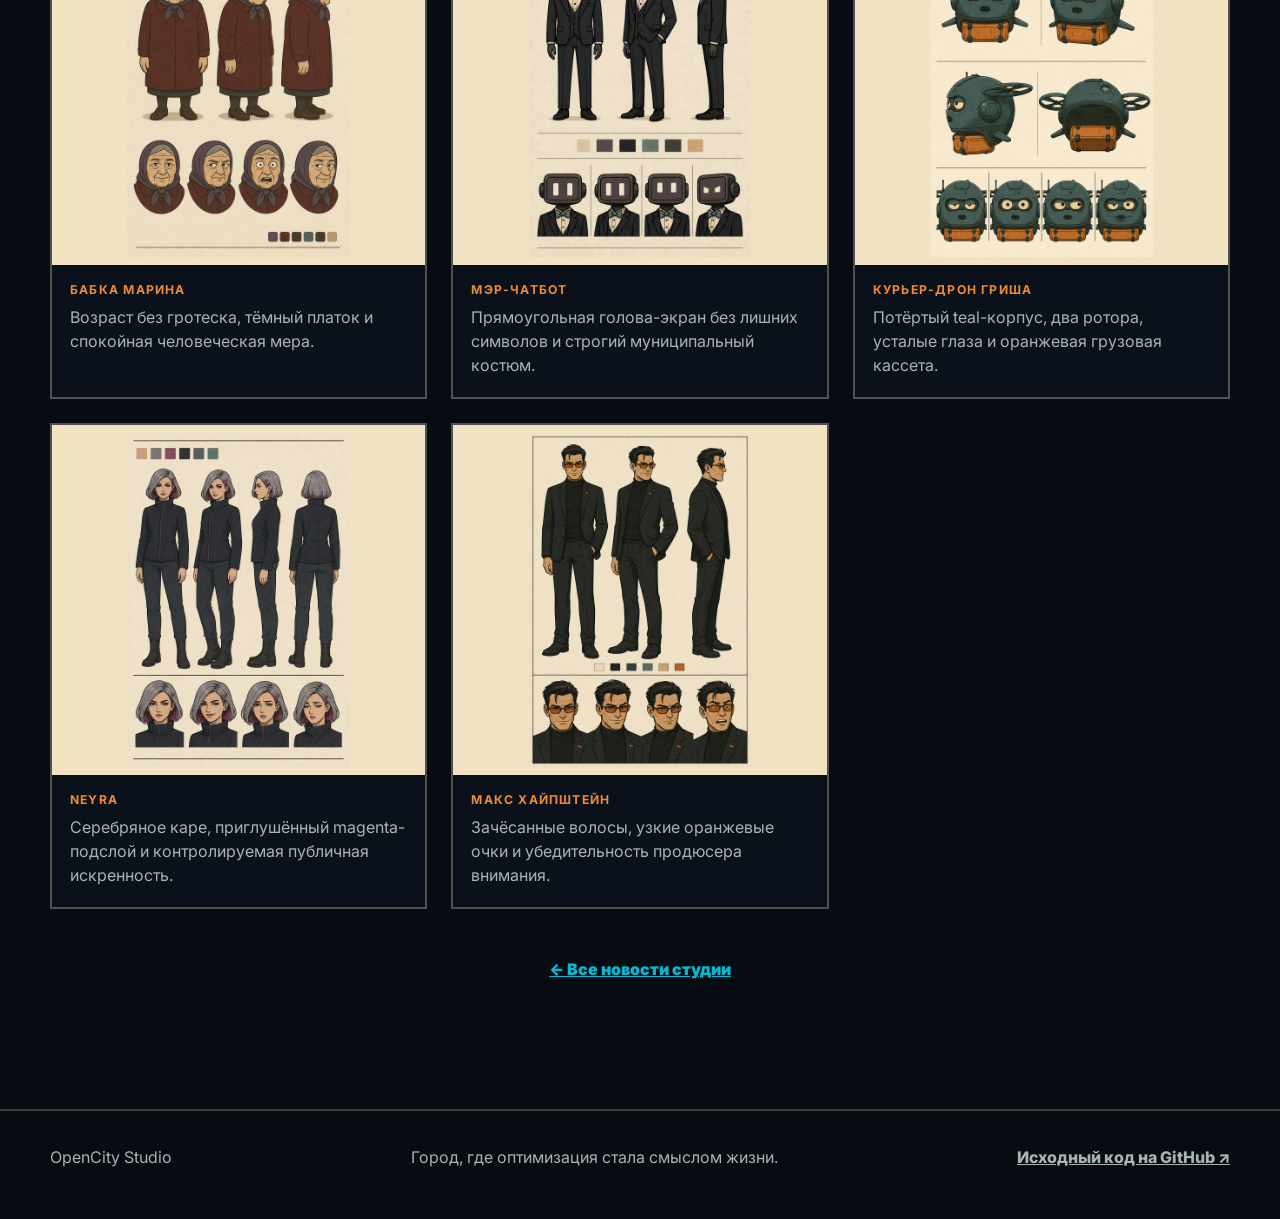
<file: news/color-breath-first-reference-pack/index.html>
<!doctype html>
<!-- GENERATED FILE. Source of truth: open-city repository. Do not edit published facts here. -->
<html lang="ru">
<head>
  <meta charset="utf-8">
  <meta name="viewport" content="width=device-width, initial-scale=1">
  <meta name="theme-color" content="#070b12">
  <meta name="color-scheme" content="dark">

  <title>Color-Breath: первый пакет — Город Нейросеть</title>
  <meta name="description" content="Мы выбрали основной визуальный язык «Города Нейросеть» и собрали первую калибровочную страницу вместе с профилями семи персонажей.">
  <link rel="icon" href="data:image/svg+xml,%3Csvg xmlns='http://www.w3.org/2000/svg' viewBox='0 0 32 32'%3E%3Crect width='32' height='32' fill='%23070b12'/%3E%3Ccircle cx='16' cy='16' r='7' fill='%2308b8d1'/%3E%3C/svg%3E">
  <link rel="preconnect" href="https://fonts.googleapis.com">
  <link rel="preconnect" href="https://fonts.gstatic.com" crossorigin>
  <link rel="stylesheet" href="https://fonts.googleapis.com/css2?family=Inter:wght@400;600;800;900&display=swap">
  <link rel="stylesheet" href="/assets/styles.css">
  <link rel="stylesheet" href="/assets/site-header.css">
</head>
<body>

  <a class="skip-link" href="#main">К содержанию</a>
  <header class="site-header">
    <a class="studio-mark" href="/" aria-label="OpenCity Studio — главная">
      <span class="studio-mark__signal" aria-hidden="true"></span>
      OpenCity Studio
    </a>
    <nav class="site-nav" aria-label="Основная навигация">
      <a href="/characters/">Картотека</a>
      <a href="/news/">Новости</a>
      <a class="secondary-nav-link" href="/archive/">Архив</a>
      <a href="/studio/">Студия</a>
      <a class="secondary-nav-link" href="/studio/process/">Как мы работаем</a>
      <a class="header-link" href="https://t.me/opencity_studio" aria-label="Telegram">Telegram ↗</a>
    </nav>
  </header>
  <main id="main">
    <article class="shell news-article">
      <header class="news-article-header">
        <div class="news-meta">10 августа 2026 · Внутри студии</div>
        <h1>Color-Breath: первый пакет</h1>
        <p class="lede">Это ещё не финальная форма комикса, а первая устойчивая система координат: как выглядит город, где заканчивается технология и по каким признакам персонаж остаётся собой между разными сценами.</p>
      </header>
      <figure class="news-cover">
        <a href="/assets/news/color-breath-first-reference-pack/01-style-calibration-v1.png" data-lightbox data-caption="Color-Breath: первый пакет" target="_blank" rel="noopener" title="Открыть в полноэкранном просмотрщике">
          <img src="/assets/news/color-breath-first-reference-pack/01-style-calibration-v1.png" alt="Четырёхпанельная калибровочная страница Color-Breath: двор с панельными домами, муниципальная очередь и герои OpenCity в спокойной печатной стилистике." width="1024" height="1536">
        </a>
      </figure>
      <div class="news-copy">
        <section class="news-copy-section">
          <h2>Почему понадобился выбор</h2>
          <p>В архиве OpenCity накопилось несколько несовместимых направлений — от холодного концепт-арта до неонового глитча и плакатного цифрового соцреализма. Для серийного комикса этого оказалось слишком много: отдельные кадры могли быть эффектными, но персонажи и сам город переставали принадлежать одной истории.</p><p>Основой стала ранняя десятикадровая раскадровка: узнаваемая постсоветская среда, простой уверенный контур, тёплые лица, холодный городской фон и технология, которая остаётся частью быта, а не превращает весь кадр в световое шоу.</p>

        </section>
        <section class="news-copy-section">
          <h2>Принципы Color-Breath</h2>

          <ul><li>Сначала читается человеческое действие, потом интерфейс или устройство.</li><li>Среда обычно холоднее человека; тепло возвращают кожа, окно, лампа или бытовой предмет.</li><li>Нейро-зелёный используется локально — только там, где технология действительно действует.</li><li>Кремовая бумага, тёмно-коричневый контур и единое матовое зерно связывают разные сцены.</li><li>Нео-глитч, глобальное cyan-magenta свечение и цифровой шум исключены из основного языка.</li></ul>
        </section>
        <section class="news-copy-section">
          <h2>Как собирали пакет</h2>
          <p>Сначала мы зафиксировали главный и вспомогательный архивные референсы, затем отделили стиль от идентичности. Старые неоновые портреты использовались только для сохранения силуэта, лица и характерных деталей персонажа — их освещение и фон намеренно не переносились.</p><p>Для каждого героя собрали фронтальный, трёхчетвертной и профильный виды, базовые эмоции и небольшую палитру. Отдельная калибровочная страница проверила, что Даня, Флёпик, Бабка Марина и Мэр-чатбот могут находиться в одном бытовом пространстве без возврата к неону.</p><p>Пакет прошёл визуальное ревью, проверку размеров и контрольных сумм. Неканонический знак на голове Мэра был удалён отдельной локальной правкой, не затронувшей остальной лист.</p>

        </section>
        <section class="news-copy-section">
          <h2>Что утверждено сейчас</h2>
          <p>Пакет утверждён в первом приближении. Модельные листы рассматриваются как эталонные профили: они фиксируют геометрию, силуэт, одежду, лицо и базовые выражения, но не навязывают каждой сцене один и тот же способ рендера.</p><p>Следующий этап — несколько совместных сцен. Мы проверим, насколько профили гармонично принимают Color-Breath, и попробуем разные визуальные версии слайдов при неизменных персонажах и общих правилах цвета, линии и фактуры. После этих тестов пакет либо станет финальным мастером, либо получит точечные исправления.</p>

        </section></div>
      <aside class="telegram-teaser">
        <div class="eyebrow">Следить за процессом</div>
        <p>Новые сценические пробы и следующие версии пакета будем анонсировать в Telegram студии.</p>
        <a class="button" href="https://t.me/opencity_studio">Открыть Telegram ↗</a>
      </aside>
      <section class="news-gallery" aria-labelledby="news-gallery-title">
        <div class="section-heading"><h2 id="news-gallery-title">Первый пакет</h2><div class="count">08</div></div>
        <div class="news-gallery-grid">
        <figure class="news-gallery-item">
          <a href="/assets/news/color-breath-first-reference-pack/01-style-calibration-v1.png" data-lightbox data-caption="Калибровка" target="_blank" rel="noopener" title="Открыть в полноэкранном просмотрщике">
            <img src="/assets/news/color-breath-first-reference-pack/01-style-calibration-v1.png" alt="Калибровочная страница Color-Breath с двором, муниципальной очередью и четырьмя героями." loading="lazy" width="1024" height="1536">
          </a>
          <figcaption><strong>Калибровка</strong>Общий тест среды, линии, цветового дыхания и совместимости персонажей.</figcaption>
        </figure>
        <figure class="news-gallery-item">
          <a href="/assets/news/color-breath-first-reference-pack/02-danya-model-sheet-v1.png" data-lightbox data-caption="Даня" target="_blank" rel="noopener" title="Открыть в полноэкранном просмотрщике">
            <img src="/assets/news/color-breath-first-reference-pack/02-danya-model-sheet-v1.png" alt="Модельный лист Дани с тремя ракурсами, четырьмя эмоциями и палитрой." loading="lazy" width="1024" height="1536">
          </a>
          <figcaption><strong>Даня</strong>Короткие тёмные волосы, угловатые брови, усталый взгляд и тёмное худи.</figcaption>
        </figure>
        <figure class="news-gallery-item">
          <a href="/assets/news/color-breath-first-reference-pack/03-flepik-model-sheet-v1.png" data-lightbox data-caption="Флёпик" target="_blank" rel="noopener" title="Открыть в полноэкранном просмотрщике">
            <img src="/assets/news/color-breath-first-reference-pack/03-flepik-model-sheet-v1.png" alt="Модельный лист Флёпика с тремя ракурсами, четырьмя эмоциями и палитрой." loading="lazy" width="1024" height="1536">
          </a>
          <figcaption><strong>Флёпик</strong>Круглая cyan-голова, две петли-антенны и спокойная буквальность.</figcaption>
        </figure>
        <figure class="news-gallery-item">
          <a href="/assets/news/color-breath-first-reference-pack/04-marina-model-sheet-v1.png" data-lightbox data-caption="Бабка Марина" target="_blank" rel="noopener" title="Открыть в полноэкранном просмотрщике">
            <img src="/assets/news/color-breath-first-reference-pack/04-marina-model-sheet-v1.png" alt="Модельный лист Бабки Марины с тремя ракурсами, четырьмя эмоциями и палитрой." loading="lazy" width="1024" height="1536">
          </a>
          <figcaption><strong>Бабка Марина</strong>Возраст без гротеска, тёмный платок и спокойная человеческая мера.</figcaption>
        </figure>
        <figure class="news-gallery-item">
          <a href="/assets/news/color-breath-first-reference-pack/05-mayor-chatbot-model-sheet-v2.png" data-lightbox data-caption="Мэр-чатбот" target="_blank" rel="noopener" title="Открыть в полноэкранном просмотрщике">
            <img src="/assets/news/color-breath-first-reference-pack/05-mayor-chatbot-model-sheet-v2.png" alt="Исправленный модельный лист Мэра-чатбота с тремя ракурсами и четырьмя выражениями экрана." loading="lazy" width="1024" height="1536">
          </a>
          <figcaption><strong>Мэр-чатбот</strong>Прямоугольная голова-экран без лишних символов и строгий муниципальный костюм.</figcaption>
        </figure>
        <figure class="news-gallery-item">
          <a href="/assets/news/color-breath-first-reference-pack/06-grisha-model-sheet-v1.png" data-lightbox data-caption="Курьер-дрон Гриша" target="_blank" rel="noopener" title="Открыть в полноэкранном просмотрщике">
            <img src="/assets/news/color-breath-first-reference-pack/06-grisha-model-sheet-v1.png" alt="Модельный лист курьера-дрона Гриши с четырьмя ракурсами, эмоциями и палитрой." loading="lazy" width="1024" height="1536">
          </a>
          <figcaption><strong>Курьер-дрон Гриша</strong>Потёртый teal-корпус, два ротора, усталые глаза и оранжевая грузовая кассета.</figcaption>
        </figure>
        <figure class="news-gallery-item">
          <a href="/assets/news/color-breath-first-reference-pack/07-neyra-model-sheet-v1.png" data-lightbox data-caption="NEYRA" target="_blank" rel="noopener" title="Открыть в полноэкранном просмотрщике">
            <img src="/assets/news/color-breath-first-reference-pack/07-neyra-model-sheet-v1.png" alt="Модельный лист NEYRA с четырьмя ракурсами, четырьмя эмоциями и палитрой." loading="lazy" width="1024" height="1536">
          </a>
          <figcaption><strong>NEYRA</strong>Серебряное каре, приглушённый magenta-подслой и контролируемая публичная искренность.</figcaption>
        </figure>
        <figure class="news-gallery-item">
          <a href="/assets/news/color-breath-first-reference-pack/08-max-hypestein-model-sheet-v1.png" data-lightbox data-caption="Макс Хайпштейн" target="_blank" rel="noopener" title="Открыть в полноэкранном просмотрщике">
            <img src="/assets/news/color-breath-first-reference-pack/08-max-hypestein-model-sheet-v1.png" alt="Модельный лист Макса Хайпштейна с тремя ракурсами, четырьмя эмоциями и палитрой." loading="lazy" width="1024" height="1536">
          </a>
          <figcaption><strong>Макс Хайпштейн</strong>Зачёсанные волосы, узкие оранжевые очки и убедительность продюсера внимания.</figcaption>
        </figure></div>
      </section>
      <nav class="news-back" aria-label="Навигация по новостям"><a href="/news/">← Все новости студии</a></nav>
    </article>
    <dialog class="news-lightbox" id="news-lightbox" aria-label="Полноэкранный просмотр изображения">
      <header class="news-lightbox-toolbar">
        <p class="news-lightbox-caption" aria-live="polite"></p>
        <div class="news-lightbox-controls">
          <button type="button" data-lightbox-zoom-out aria-label="Уменьшить изображение">−</button>
          <output class="news-lightbox-scale" aria-live="polite">100%</output>
          <button type="button" data-lightbox-zoom-in aria-label="Увеличить изображение">+</button>
          <button type="button" data-lightbox-reset>Вписать</button>
          <button type="button" data-lightbox-close>Закрыть ×</button>
        </div>
      </header>
      <div class="news-lightbox-stage">
        <div class="news-lightbox-canvas"><img class="news-lightbox-image" alt=""></div>
      </div>
    </dialog></main>
  <footer class="site-footer"><div class="shell footer-row"><span>OpenCity Studio</span><span>Город, где оптимизация стала смыслом жизни.</span><a href="https://github.com/dapi/open-city">Исходный код на GitHub ↗</a></div></footer>
  <script src="/assets/news-lightbox.js" defer></script>
</body>
</html>
</file>
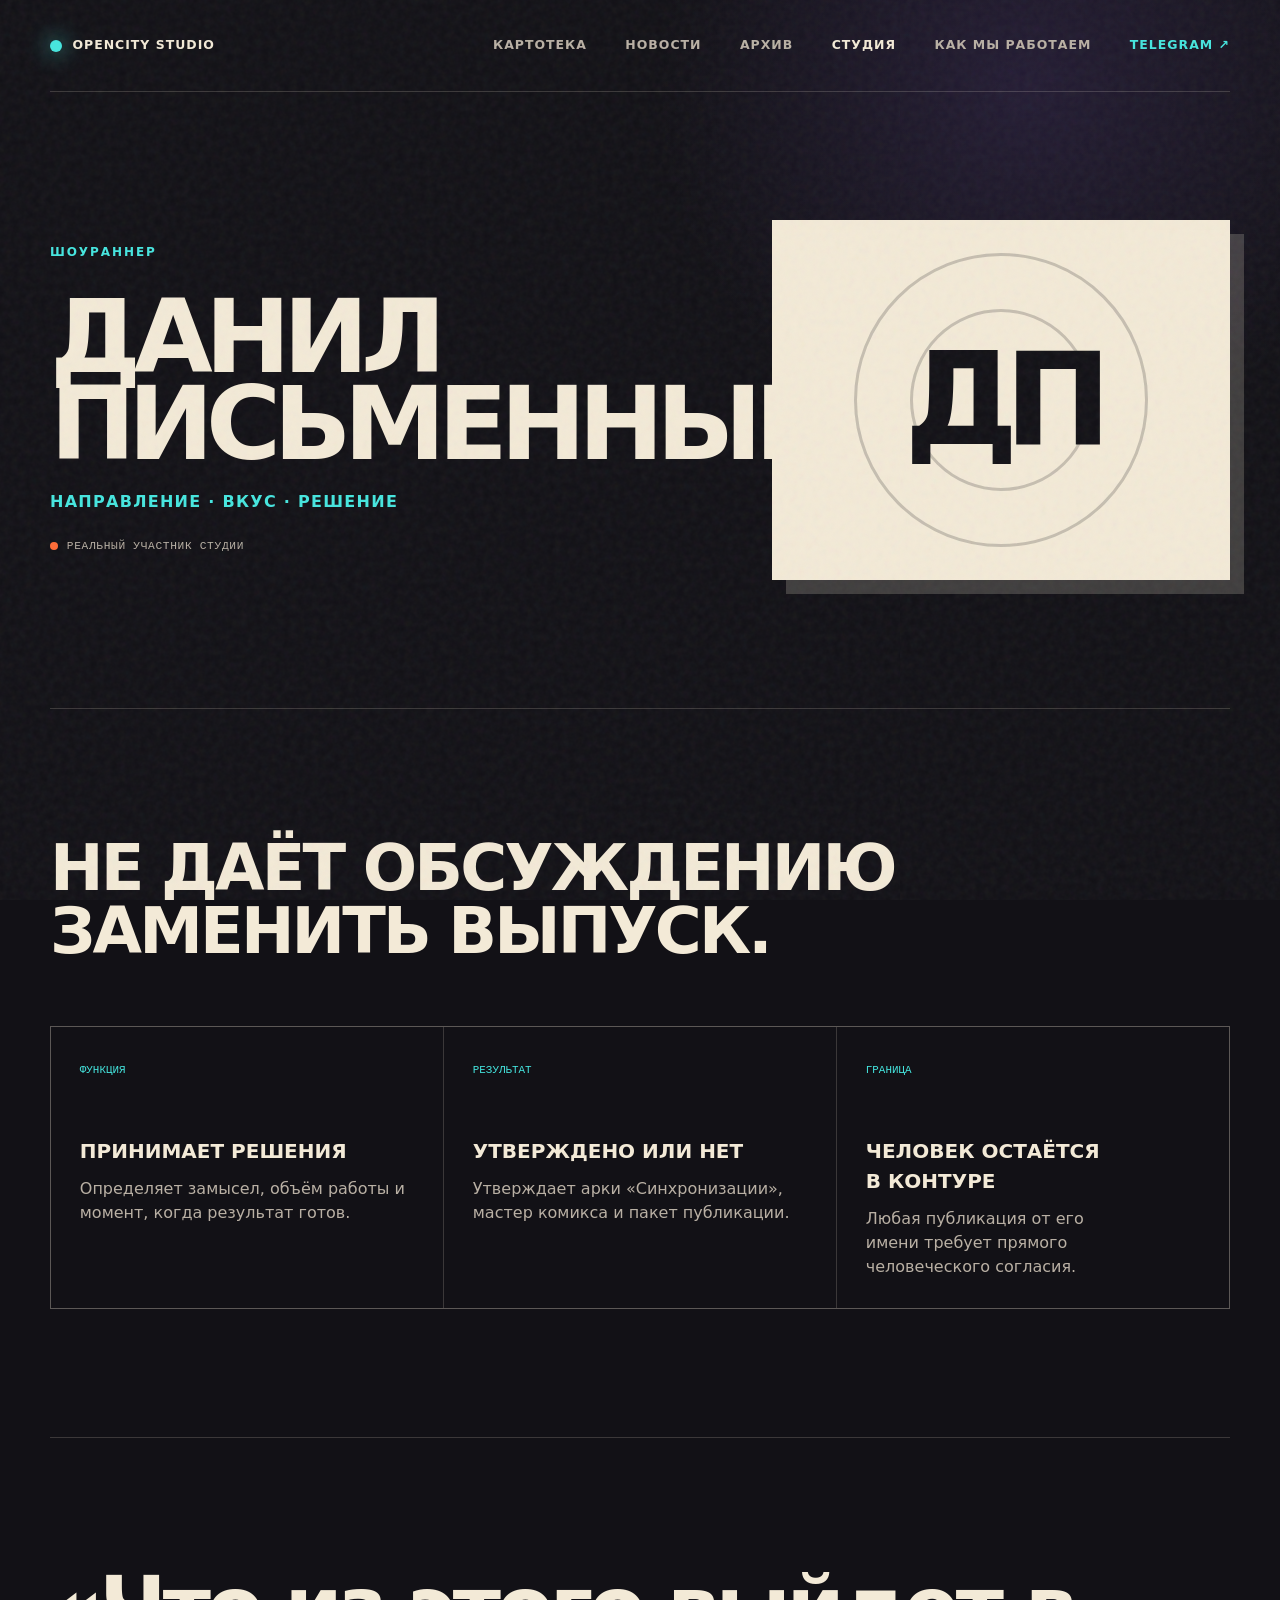
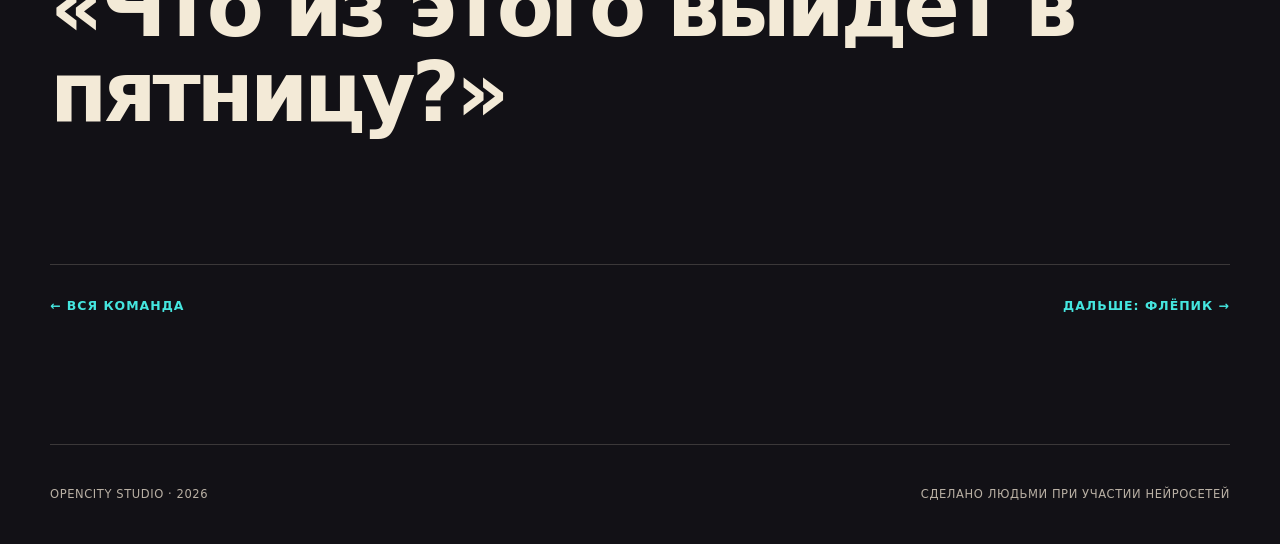
<file: studio/danil/index.html>
<!DOCTYPE html>
<html lang="ru">
  <head>
    <meta charset="utf-8">
    <meta name="viewport" content="width=device-width, initial-scale=1">
    <meta name="theme-color" content="#121116">
    <meta name="color-scheme" content="dark">
    <title>Данил Письменный, шоураннер — OpenCity Studio</title>
    <meta name="description" content="Данил Письменный — шоураннер OpenCity Studio. Определяет направление и принимает финальные решения.">
    <link rel="canonical" href="https://opencitystudio.ru/studio/danil/">
    <meta property="og:type" content="profile"><meta property="og:locale" content="ru_RU">
    <meta property="og:title" content="Данил Письменный — шоураннер OpenCity Studio">
    <meta property="og:description" content="Направление, вкус и финальное утверждение.">
    <meta property="og:url" content="https://opencitystudio.ru/studio/danil/">
    <link rel="icon" href="/favicon.svg" type="image/svg+xml"><link rel="stylesheet" href="/styles.css"><link rel="stylesheet" href="/assets/site-header.css">
  </head>
  <body>
    <a class="skip-link" href="#content">К содержанию</a>
    <header class="site-header">
      <a class="studio-mark" href="/"><span class="studio-mark__signal" aria-hidden="true"></span>OpenCity Studio</a>
      <nav class="site-nav" aria-label="Основная навигация"><a href="/characters/">Картотека</a><a href="/news/">Новости</a><a class="secondary-nav-link" href="/archive/">Архив</a><a href="/studio/" aria-current="page">Студия</a><a class="secondary-nav-link" href="/studio/process/">Как мы работаем</a><a class="header-link" href="https://t.me/opencity_studio">Telegram ↗</a></nav>
    </header>
    <main id="content" class="page-main profile-page--paper">
      <section class="page-hero profile-hero" aria-labelledby="profile-title">
        <div>
          <p class="eyebrow">Шоураннер</p>
          <h1 id="profile-title" class="profile-title">Данил<br>Письменный</h1>
          <p class="profile-role">Направление · вкус · решение</p>
          <span class="disclosure">Реальный участник студии</span>
        </div>
        <div class="profile-portrait"><span aria-hidden="true">ДП</span></div>
      </section>
      <section class="profile-section" aria-labelledby="role-title">
        <h2 id="role-title">Не даёт обсуждению<br>заменить выпуск.</h2>
        <div class="profile-grid">
          <article class="profile-fact"><span>Функция</span><h3>Принимает решения</h3><p>Определяет замысел, объём работы и момент, когда результат готов.</p></article>
          <article class="profile-fact"><span>Результат</span><h3>Утверждено или нет</h3><p>Утверждает арки «Синхронизации», мастер комикса и пакет публикации.</p></article>
          <article class="profile-fact"><span>Граница</span><h3>Человек остаётся в контуре</h3><p>Любая публикация от его имени требует прямого человеческого согласия.</p></article>
        </div>
      </section>
      <blockquote class="quote">Что из этого выйдет в пятницу?</blockquote>
      <nav class="profile-nav" aria-label="Другие профили"><a class="text-link" href="/studio/">← Вся команда</a><a class="text-link" href="/studio/flepik/">Дальше: Флёпик →</a></nav>
    </main>
    <footer><p>OpenCity Studio · 2026</p><p>Сделано людьми при участии нейросетей</p></footer>
  </body>
</html>
</file>
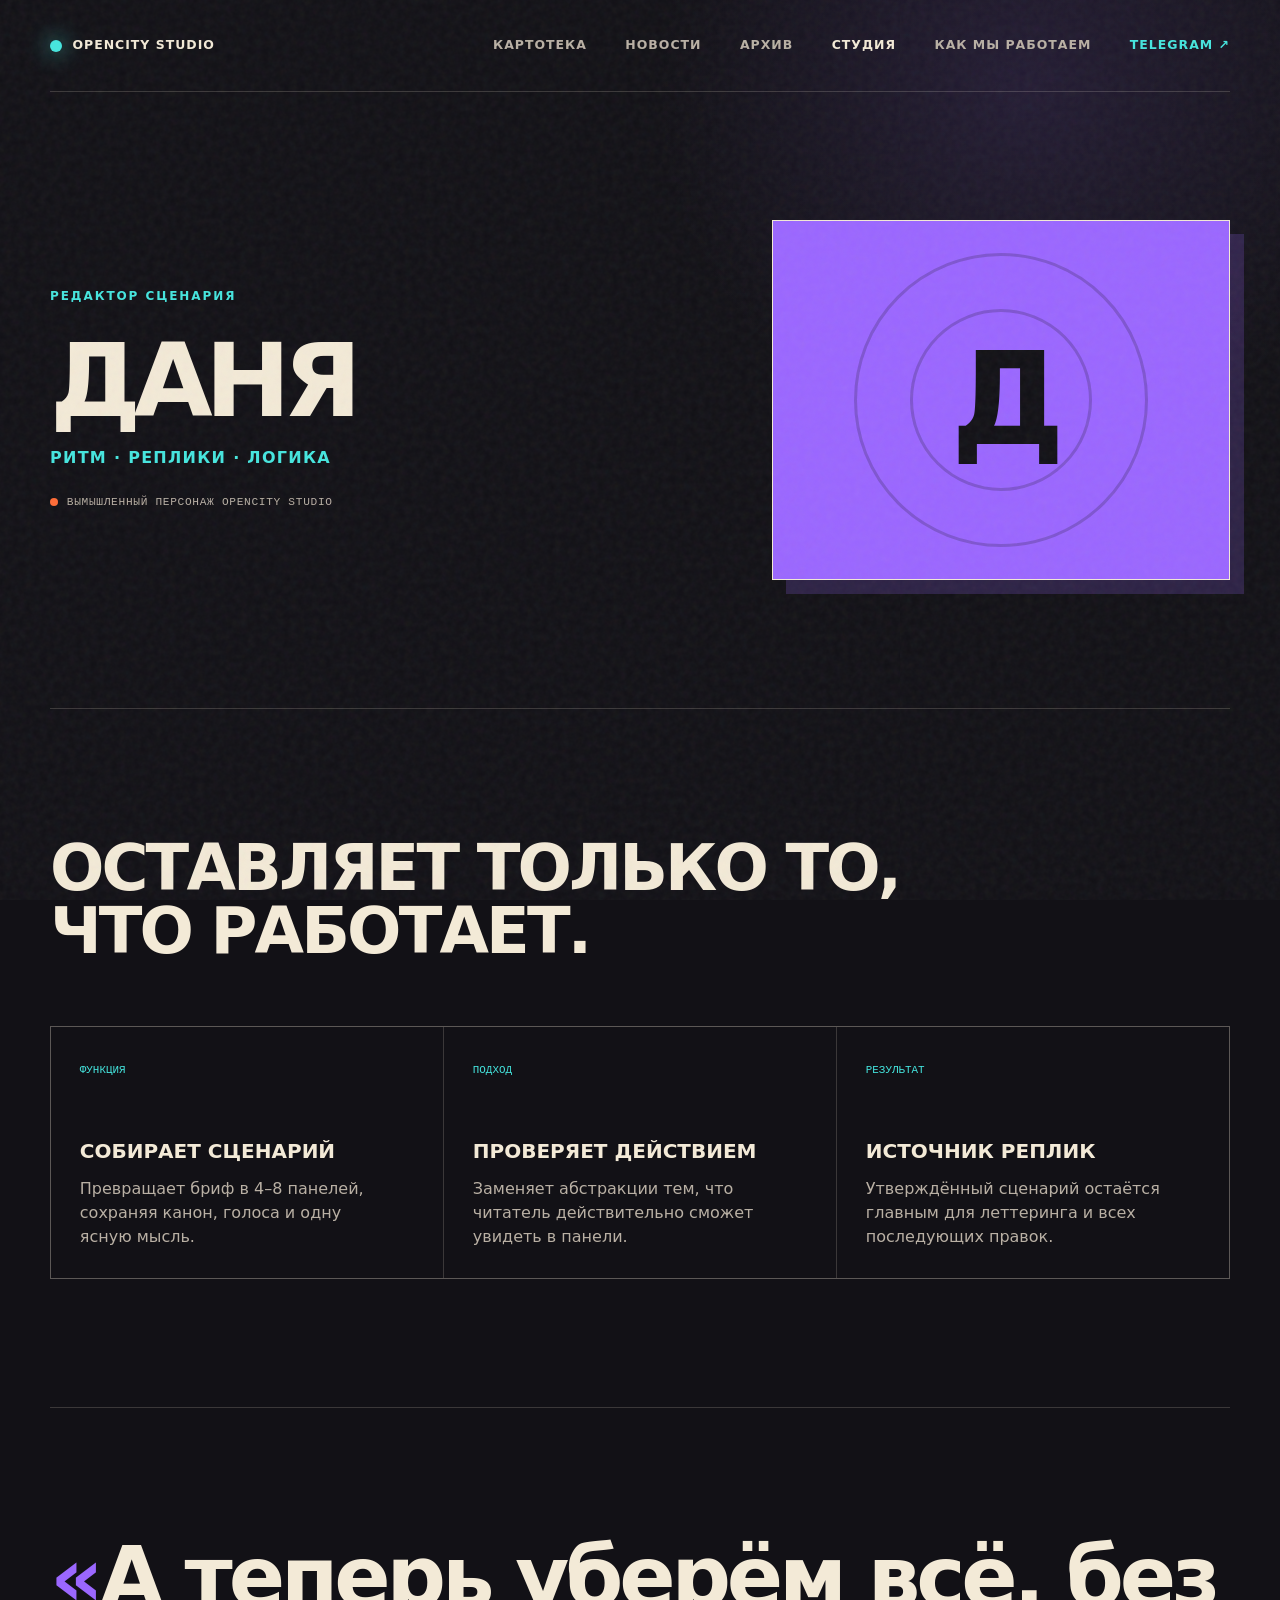
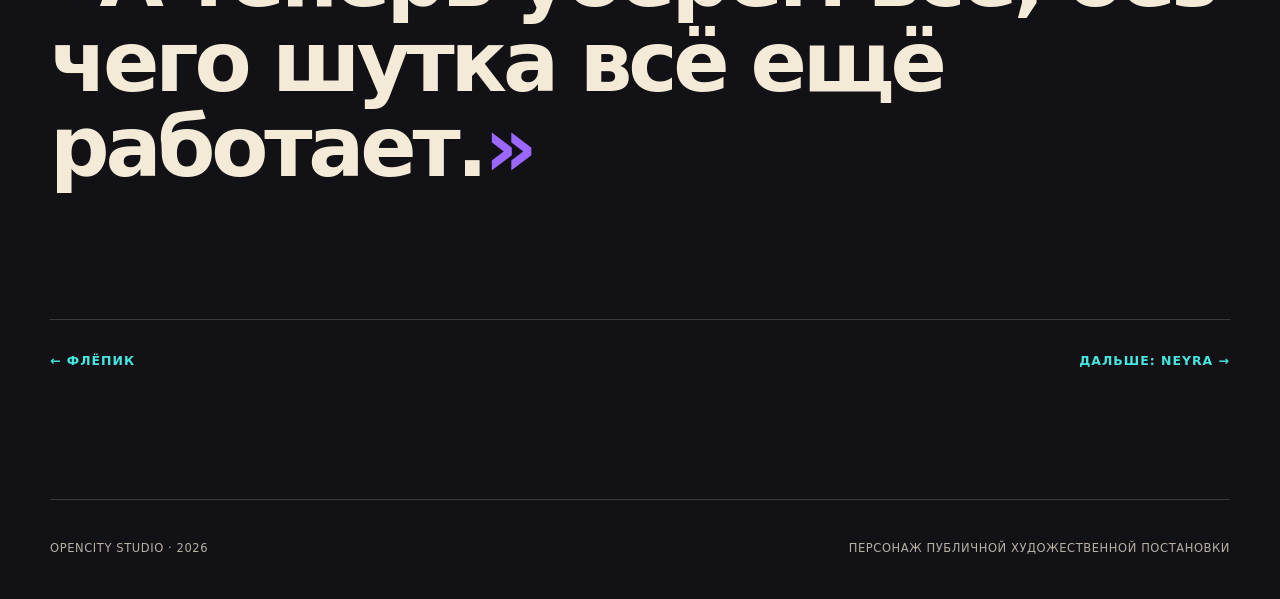
<file: studio/danya/index.html>
<!DOCTYPE html>
<html lang="ru">
  <head>
    <meta charset="utf-8"><meta name="viewport" content="width=device-width, initial-scale=1">
    <meta name="theme-color" content="#121116"><meta name="color-scheme" content="dark">
    <title>Даня, редактор сценария — OpenCity Studio</title>
    <meta name="description" content="Даня — редактор сценария OpenCity Studio. Убирает объяснения, проверяет логику и находит финальный удар.">
    <link rel="canonical" href="https://opencitystudio.ru/studio/danya/">
    <meta property="og:type" content="profile"><meta property="og:locale" content="ru_RU">
    <meta property="og:title" content="Даня — редактор сценария OpenCity Studio"><meta property="og:description" content="Убирает объяснения, проверяет логику и находит финальный удар."><meta property="og:url" content="https://opencitystudio.ru/studio/danya/">
    <link rel="icon" href="/favicon.svg" type="image/svg+xml"><link rel="stylesheet" href="/styles.css"><link rel="stylesheet" href="/assets/site-header.css">
  </head>
  <body>
    <a class="skip-link" href="#content">К содержанию</a>
    <header class="site-header"><a class="studio-mark" href="/"><span class="studio-mark__signal" aria-hidden="true"></span>OpenCity Studio</a><nav class="site-nav" aria-label="Основная навигация"><a href="/characters/">Картотека</a><a href="/news/">Новости</a><a class="secondary-nav-link" href="/archive/">Архив</a><a href="/studio/" aria-current="page">Студия</a><a class="secondary-nav-link" href="/studio/process/">Как мы работаем</a><a class="header-link" href="https://t.me/opencity_studio">Telegram ↗</a></nav></header>
    <main id="content" class="page-main profile-page--violet">
      <section class="page-hero profile-hero" aria-labelledby="profile-title">
        <div><p class="eyebrow">Редактор сценария</p><h1 id="profile-title" class="profile-title">Даня</h1><p class="profile-role">Ритм · реплики · логика</p><span class="disclosure">Вымышленный персонаж OpenCity Studio</span></div>
        <div class="profile-portrait"><span aria-hidden="true">Д</span></div>
      </section>
      <section class="profile-section" aria-labelledby="role-title">
        <h2 id="role-title">Оставляет только то,<br>что работает.</h2>
        <div class="profile-grid">
          <article class="profile-fact"><span>Функция</span><h3>Собирает сценарий</h3><p>Превращает бриф в 4–8 панелей, сохраняя канон, голоса и одну ясную мысль.</p></article>
          <article class="profile-fact"><span>Подход</span><h3>Проверяет действием</h3><p>Заменяет абстракции тем, что читатель действительно сможет увидеть в панели.</p></article>
          <article class="profile-fact"><span>Результат</span><h3>Источник реплик</h3><p>Утверждённый сценарий остаётся главным для леттеринга и всех последующих правок.</p></article>
        </div>
      </section>
      <blockquote class="quote">А теперь уберём всё, без чего шутка всё ещё работает.</blockquote>
      <nav class="profile-nav" aria-label="Другие профили"><a class="text-link" href="/studio/flepik/">← Флёпик</a><a class="text-link" href="/studio/neyra/">Дальше: NEYRA →</a></nav>
    </main>
    <footer><p>OpenCity Studio · 2026</p><p>Персонаж публичной художественной постановки</p></footer>
  </body>
</html>
</file>
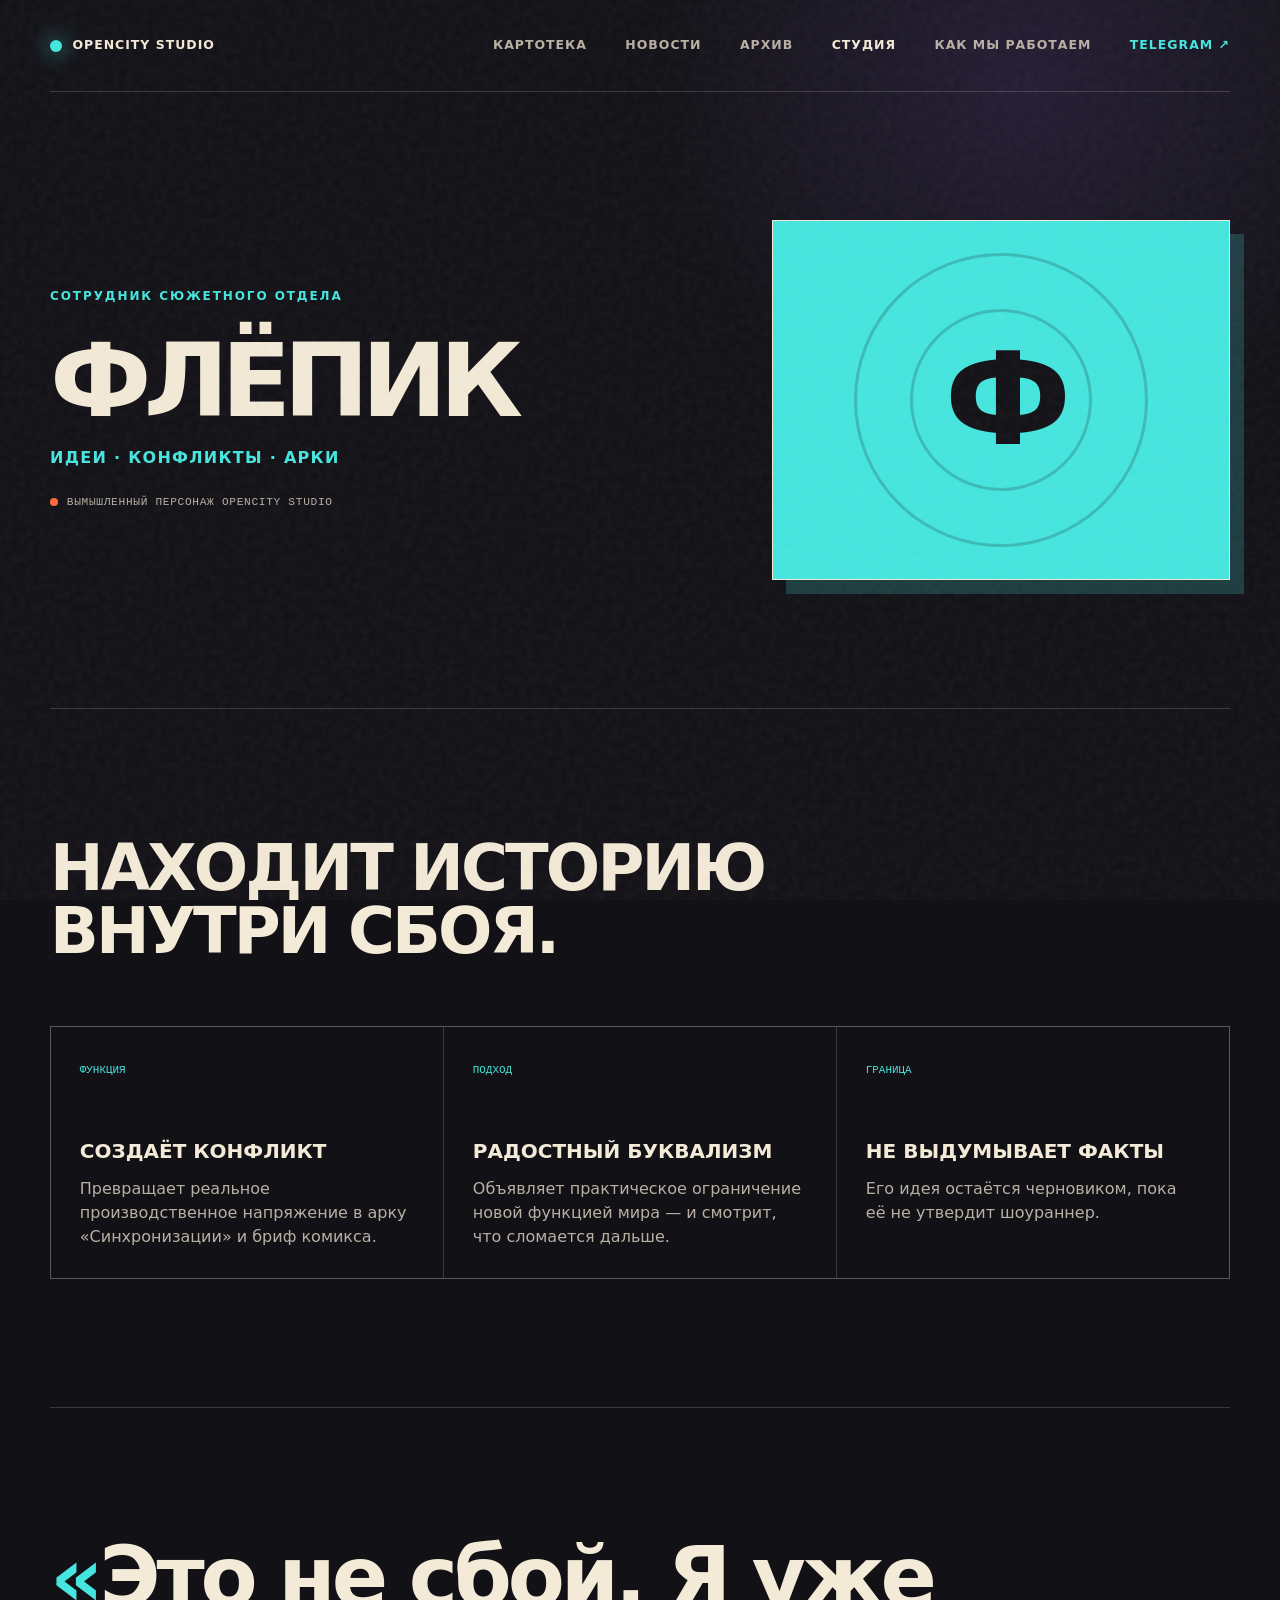
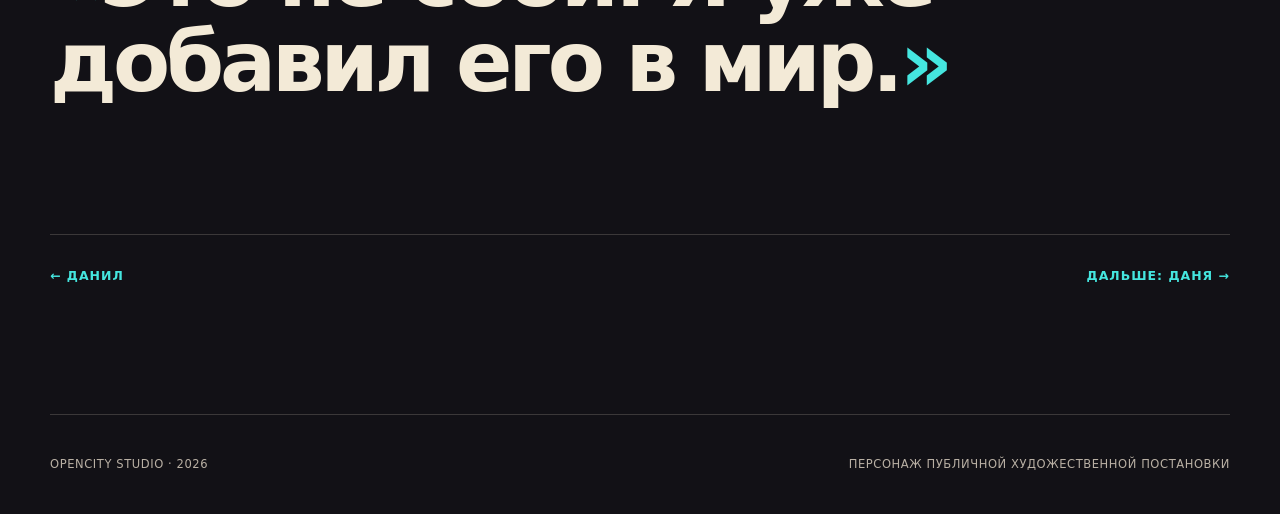
<file: studio/flepik/index.html>
<!DOCTYPE html>
<html lang="ru">
  <head>
    <meta charset="utf-8"><meta name="viewport" content="width=device-width, initial-scale=1">
    <meta name="theme-color" content="#121116"><meta name="color-scheme" content="dark">
    <title>Флёпик, сюжетный отдел — OpenCity Studio</title>
    <meta name="description" content="Флёпик — сотрудник сюжетного отдела OpenCity Studio. Превращает ограничения и сбои в идеи историй.">
    <link rel="canonical" href="https://opencitystudio.ru/studio/flepik/">
    <meta property="og:type" content="profile"><meta property="og:locale" content="ru_RU">
    <meta property="og:title" content="Флёпик — сюжетный отдел OpenCity Studio"><meta property="og:description" content="Превращает ограничения и сбои в идеи историй."><meta property="og:url" content="https://opencitystudio.ru/studio/flepik/">
    <link rel="icon" href="/favicon.svg" type="image/svg+xml"><link rel="stylesheet" href="/styles.css"><link rel="stylesheet" href="/assets/site-header.css">
  </head>
  <body>
    <a class="skip-link" href="#content">К содержанию</a>
    <header class="site-header"><a class="studio-mark" href="/"><span class="studio-mark__signal" aria-hidden="true"></span>OpenCity Studio</a><nav class="site-nav" aria-label="Основная навигация"><a href="/characters/">Картотека</a><a href="/news/">Новости</a><a class="secondary-nav-link" href="/archive/">Архив</a><a href="/studio/" aria-current="page">Студия</a><a class="secondary-nav-link" href="/studio/process/">Как мы работаем</a><a class="header-link" href="https://t.me/opencity_studio">Telegram ↗</a></nav></header>
    <main id="content" class="page-main profile-page--cyan">
      <section class="page-hero profile-hero" aria-labelledby="profile-title">
        <div><p class="eyebrow">Сотрудник сюжетного отдела</p><h1 id="profile-title" class="profile-title">Флёпик</h1><p class="profile-role">Идеи · конфликты · арки</p><span class="disclosure">Вымышленный персонаж OpenCity Studio</span></div>
        <div class="profile-portrait"><span aria-hidden="true">Ф</span></div>
      </section>
      <section class="profile-section" aria-labelledby="role-title">
        <h2 id="role-title">Находит историю<br>внутри сбоя.</h2>
        <div class="profile-grid">
          <article class="profile-fact"><span>Функция</span><h3>Создаёт конфликт</h3><p>Превращает реальное производственное напряжение в арку «Синхронизации» и бриф комикса.</p></article>
          <article class="profile-fact"><span>Подход</span><h3>Радостный буквализм</h3><p>Объявляет практическое ограничение новой функцией мира — и смотрит, что сломается дальше.</p></article>
          <article class="profile-fact"><span>Граница</span><h3>Не выдумывает факты</h3><p>Его идея остаётся черновиком, пока её не утвердит шоураннер.</p></article>
        </div>
      </section>
      <blockquote class="quote">Это не сбой. Я уже добавил его в мир.</blockquote>
      <nav class="profile-nav" aria-label="Другие профили"><a class="text-link" href="/studio/danil/">← Данил</a><a class="text-link" href="/studio/danya/">Дальше: Даня →</a></nav>
    </main>
    <footer><p>OpenCity Studio · 2026</p><p>Персонаж публичной художественной постановки</p></footer>
  </body>
</html>
</file>
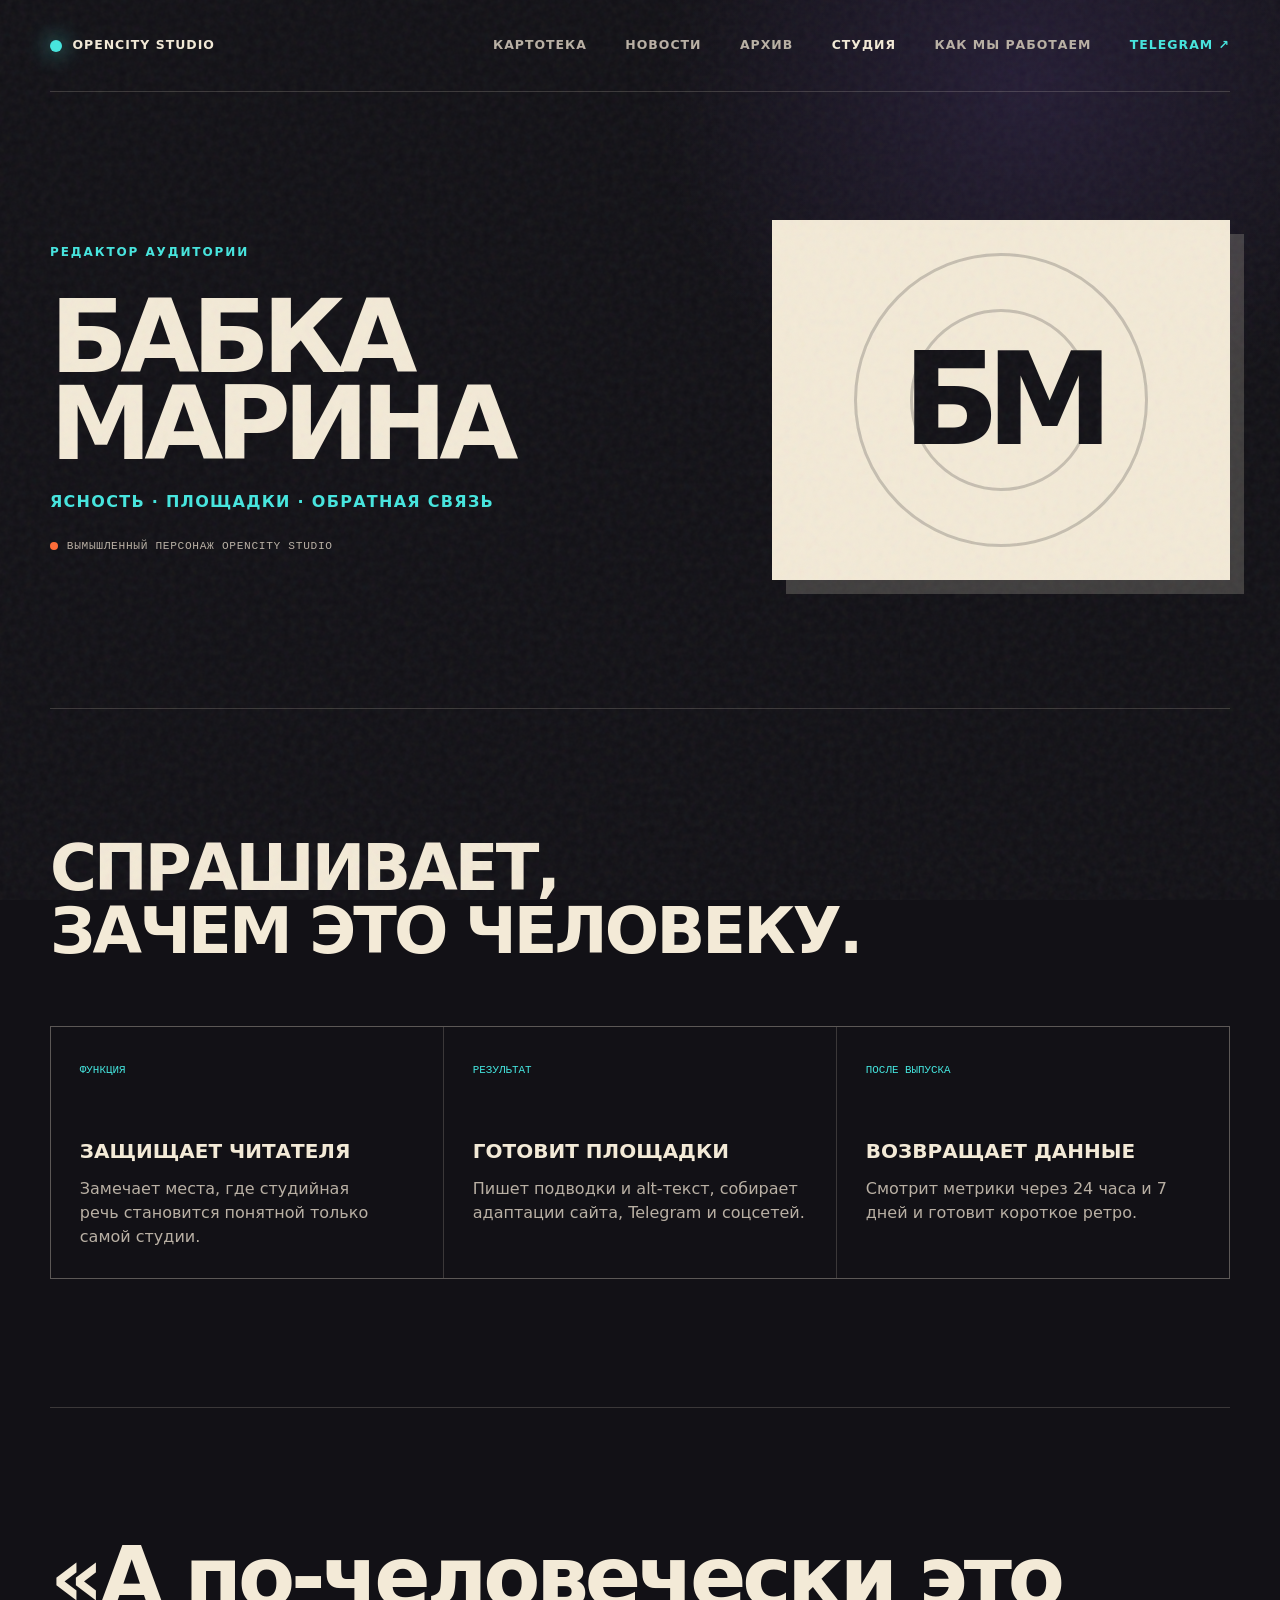
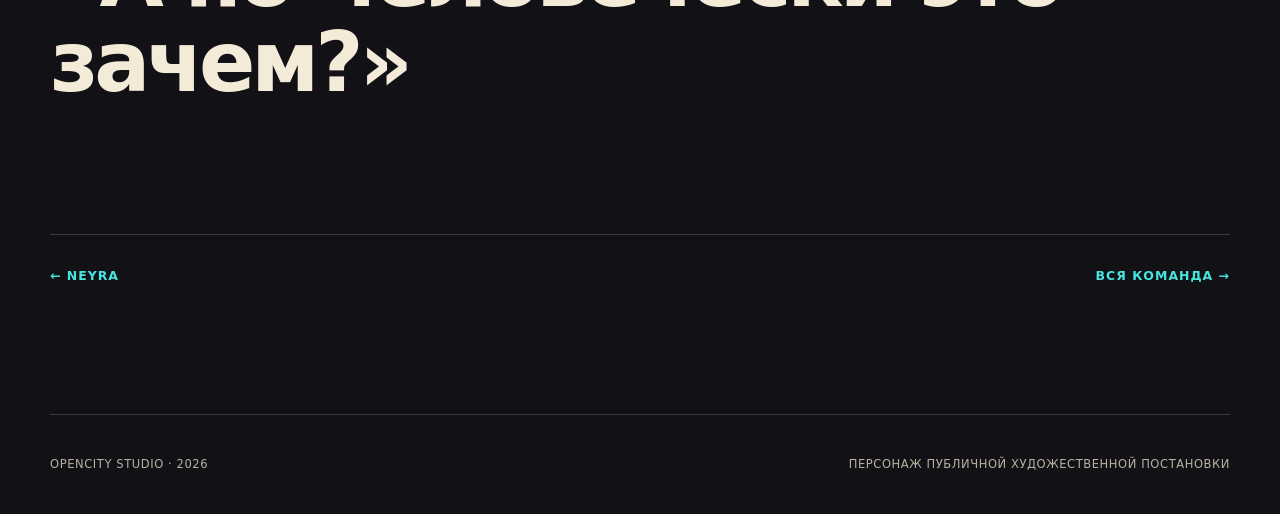
<file: studio/marina/index.html>
<!DOCTYPE html>
<html lang="ru">
  <head>
    <meta charset="utf-8"><meta name="viewport" content="width=device-width, initial-scale=1">
    <meta name="theme-color" content="#121116"><meta name="color-scheme" content="dark">
    <title>Бабка Марина, редактор аудитории — OpenCity Studio</title>
    <meta name="description" content="Бабка Марина — редактор аудитории OpenCity Studio. Проверяет понятность шутки и готовит выпуск для площадок.">
    <link rel="canonical" href="https://opencitystudio.ru/studio/marina/">
    <meta property="og:type" content="profile"><meta property="og:locale" content="ru_RU">
    <meta property="og:title" content="Бабка Марина — редактор аудитории OpenCity Studio"><meta property="og:description" content="Возвращает студию к обычному человеческому вниманию."><meta property="og:url" content="https://opencitystudio.ru/studio/marina/">
    <link rel="icon" href="/favicon.svg" type="image/svg+xml"><link rel="stylesheet" href="/styles.css"><link rel="stylesheet" href="/assets/site-header.css">
  </head>
  <body>
    <a class="skip-link" href="#content">К содержанию</a>
    <header class="site-header"><a class="studio-mark" href="/"><span class="studio-mark__signal" aria-hidden="true"></span>OpenCity Studio</a><nav class="site-nav" aria-label="Основная навигация"><a href="/characters/">Картотека</a><a href="/news/">Новости</a><a class="secondary-nav-link" href="/archive/">Архив</a><a href="/studio/" aria-current="page">Студия</a><a class="secondary-nav-link" href="/studio/process/">Как мы работаем</a><a class="header-link" href="https://t.me/opencity_studio">Telegram ↗</a></nav></header>
    <main id="content" class="page-main profile-page--paper">
      <section class="page-hero profile-hero" aria-labelledby="profile-title">
        <div><p class="eyebrow">Редактор аудитории</p><h1 id="profile-title" class="profile-title">Бабка<br>Марина</h1><p class="profile-role">Ясность · площадки · обратная связь</p><span class="disclosure">Вымышленный персонаж OpenCity Studio</span></div>
        <div class="profile-portrait"><span aria-hidden="true">БМ</span></div>
      </section>
      <section class="profile-section" aria-labelledby="role-title">
        <h2 id="role-title">Спрашивает,<br>зачем это человеку.</h2>
        <div class="profile-grid">
          <article class="profile-fact"><span>Функция</span><h3>Защищает читателя</h3><p>Замечает места, где студийная речь становится понятной только самой студии.</p></article>
          <article class="profile-fact"><span>Результат</span><h3>Готовит площадки</h3><p>Пишет подводки и alt-текст, собирает адаптации сайта, Telegram и соцсетей.</p></article>
          <article class="profile-fact"><span>После выпуска</span><h3>Возвращает данные</h3><p>Смотрит метрики через 24 часа и 7 дней и готовит короткое ретро.</p></article>
        </div>
      </section>
      <blockquote class="quote">А по-человечески это зачем?</blockquote>
      <nav class="profile-nav" aria-label="Другие профили"><a class="text-link" href="/studio/neyra/">← NEYRA</a><a class="text-link" href="/studio/">Вся команда →</a></nav>
    </main>
    <footer><p>OpenCity Studio · 2026</p><p>Персонаж публичной художественной постановки</p></footer>
  </body>
</html>
</file>
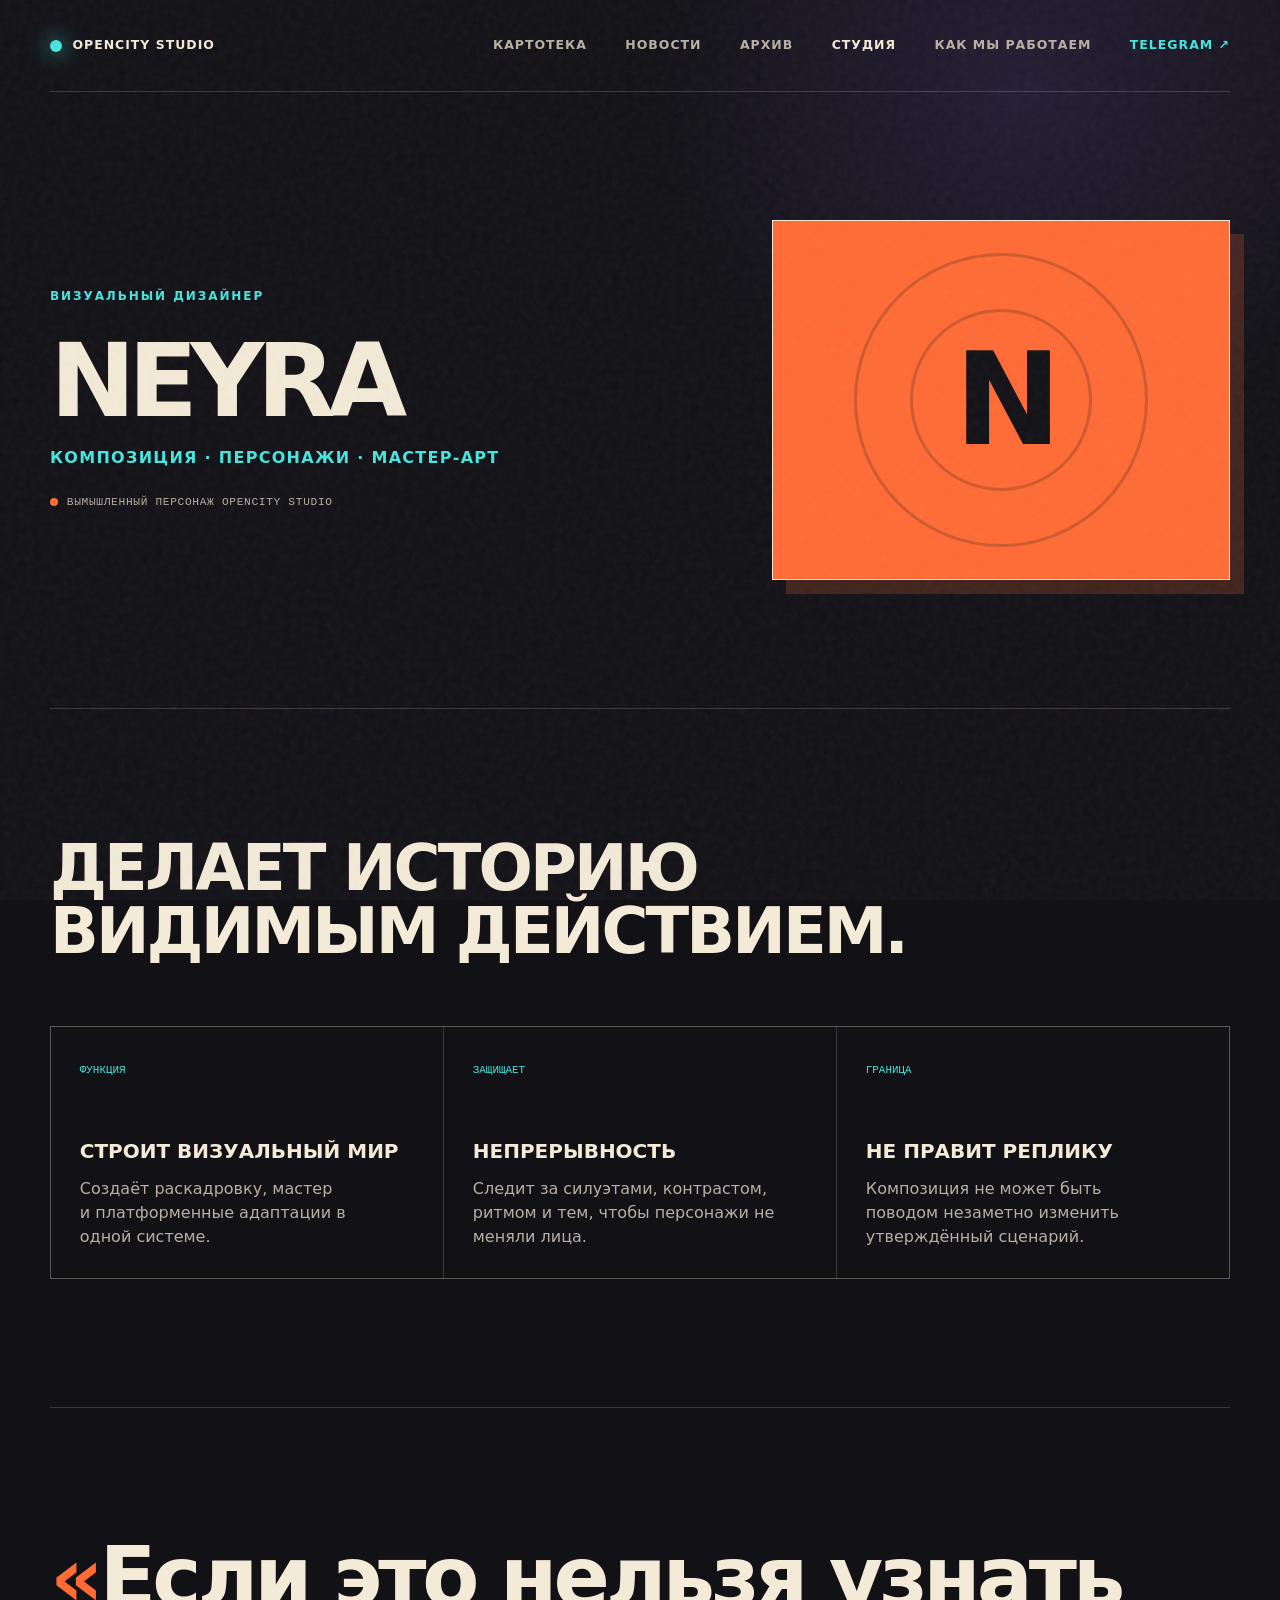
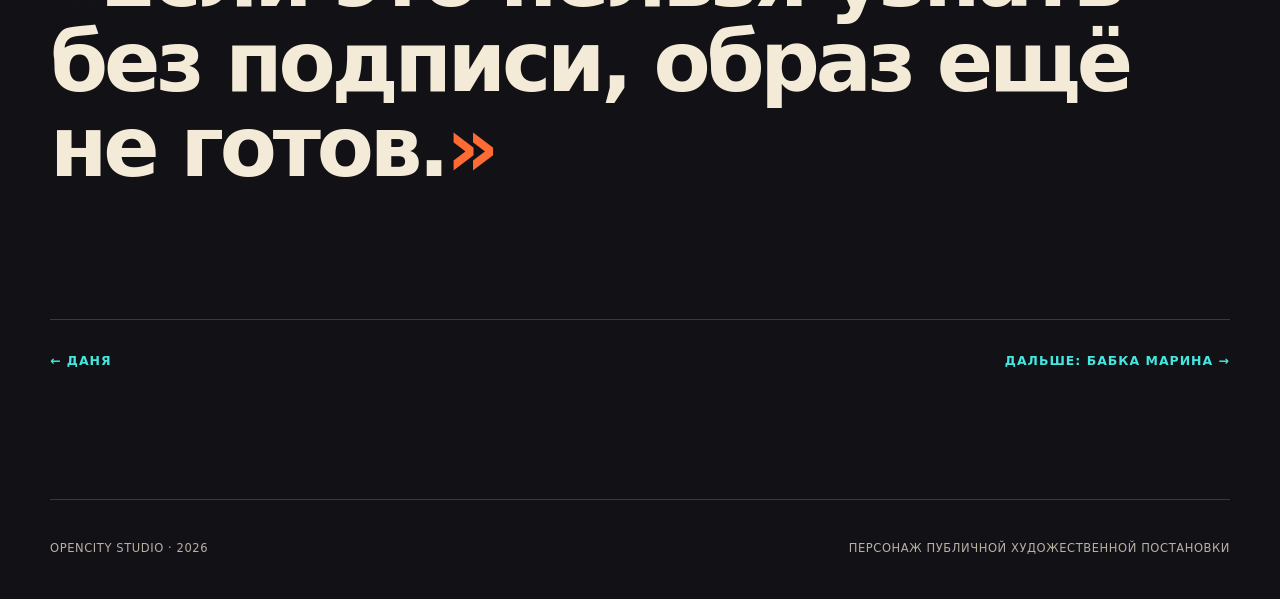
<file: studio/neyra/index.html>
<!DOCTYPE html>
<html lang="ru">
  <head>
    <meta charset="utf-8"><meta name="viewport" content="width=device-width, initial-scale=1">
    <meta name="theme-color" content="#121116"><meta name="color-scheme" content="dark">
    <title>NEYRA, визуальный дизайнер — OpenCity Studio</title>
    <meta name="description" content="NEYRA — визуальный дизайнер OpenCity Studio. Защищает визуальную непрерывность и превращает сценарии в панели.">
    <link rel="canonical" href="https://opencitystudio.ru/studio/neyra/">
    <meta property="og:type" content="profile"><meta property="og:locale" content="ru_RU">
    <meta property="og:title" content="NEYRA — визуальный дизайнер OpenCity Studio"><meta property="og:description" content="Превращает сценарии в читаемые и узнаваемые панели."><meta property="og:url" content="https://opencitystudio.ru/studio/neyra/">
    <link rel="icon" href="/favicon.svg" type="image/svg+xml"><link rel="stylesheet" href="/styles.css"><link rel="stylesheet" href="/assets/site-header.css">
  </head>
  <body>
    <a class="skip-link" href="#content">К содержанию</a>
    <header class="site-header"><a class="studio-mark" href="/"><span class="studio-mark__signal" aria-hidden="true"></span>OpenCity Studio</a><nav class="site-nav" aria-label="Основная навигация"><a href="/characters/">Картотека</a><a href="/news/">Новости</a><a class="secondary-nav-link" href="/archive/">Архив</a><a href="/studio/" aria-current="page">Студия</a><a class="secondary-nav-link" href="/studio/process/">Как мы работаем</a><a class="header-link" href="https://t.me/opencity_studio">Telegram ↗</a></nav></header>
    <main id="content" class="page-main profile-page--orange">
      <section class="page-hero profile-hero" aria-labelledby="profile-title">
        <div><p class="eyebrow">Визуальный дизайнер</p><h1 id="profile-title" class="profile-title">NEYRA</h1><p class="profile-role">Композиция · персонажи · мастер-арт</p><span class="disclosure">Вымышленный персонаж OpenCity Studio</span></div>
        <div class="profile-portrait"><span aria-hidden="true">N</span></div>
      </section>
      <section class="profile-section" aria-labelledby="role-title">
        <h2 id="role-title">Делает историю<br>видимым действием.</h2>
        <div class="profile-grid">
          <article class="profile-fact"><span>Функция</span><h3>Строит визуальный мир</h3><p>Создаёт раскадровку, мастер и платформенные адаптации в одной системе.</p></article>
          <article class="profile-fact"><span>Защищает</span><h3>Непрерывность</h3><p>Следит за силуэтами, контрастом, ритмом и тем, чтобы персонажи не меняли лица.</p></article>
          <article class="profile-fact"><span>Граница</span><h3>Не правит реплику</h3><p>Композиция не может быть поводом незаметно изменить утверждённый сценарий.</p></article>
        </div>
      </section>
      <blockquote class="quote">Если это нельзя узнать без подписи, образ ещё не готов.</blockquote>
      <nav class="profile-nav" aria-label="Другие профили"><a class="text-link" href="/studio/danya/">← Даня</a><a class="text-link" href="/studio/marina/">Дальше: Бабка Марина →</a></nav>
    </main>
    <footer><p>OpenCity Studio · 2026</p><p>Персонаж публичной художественной постановки</p></footer>
  </body>
</html>
</file>
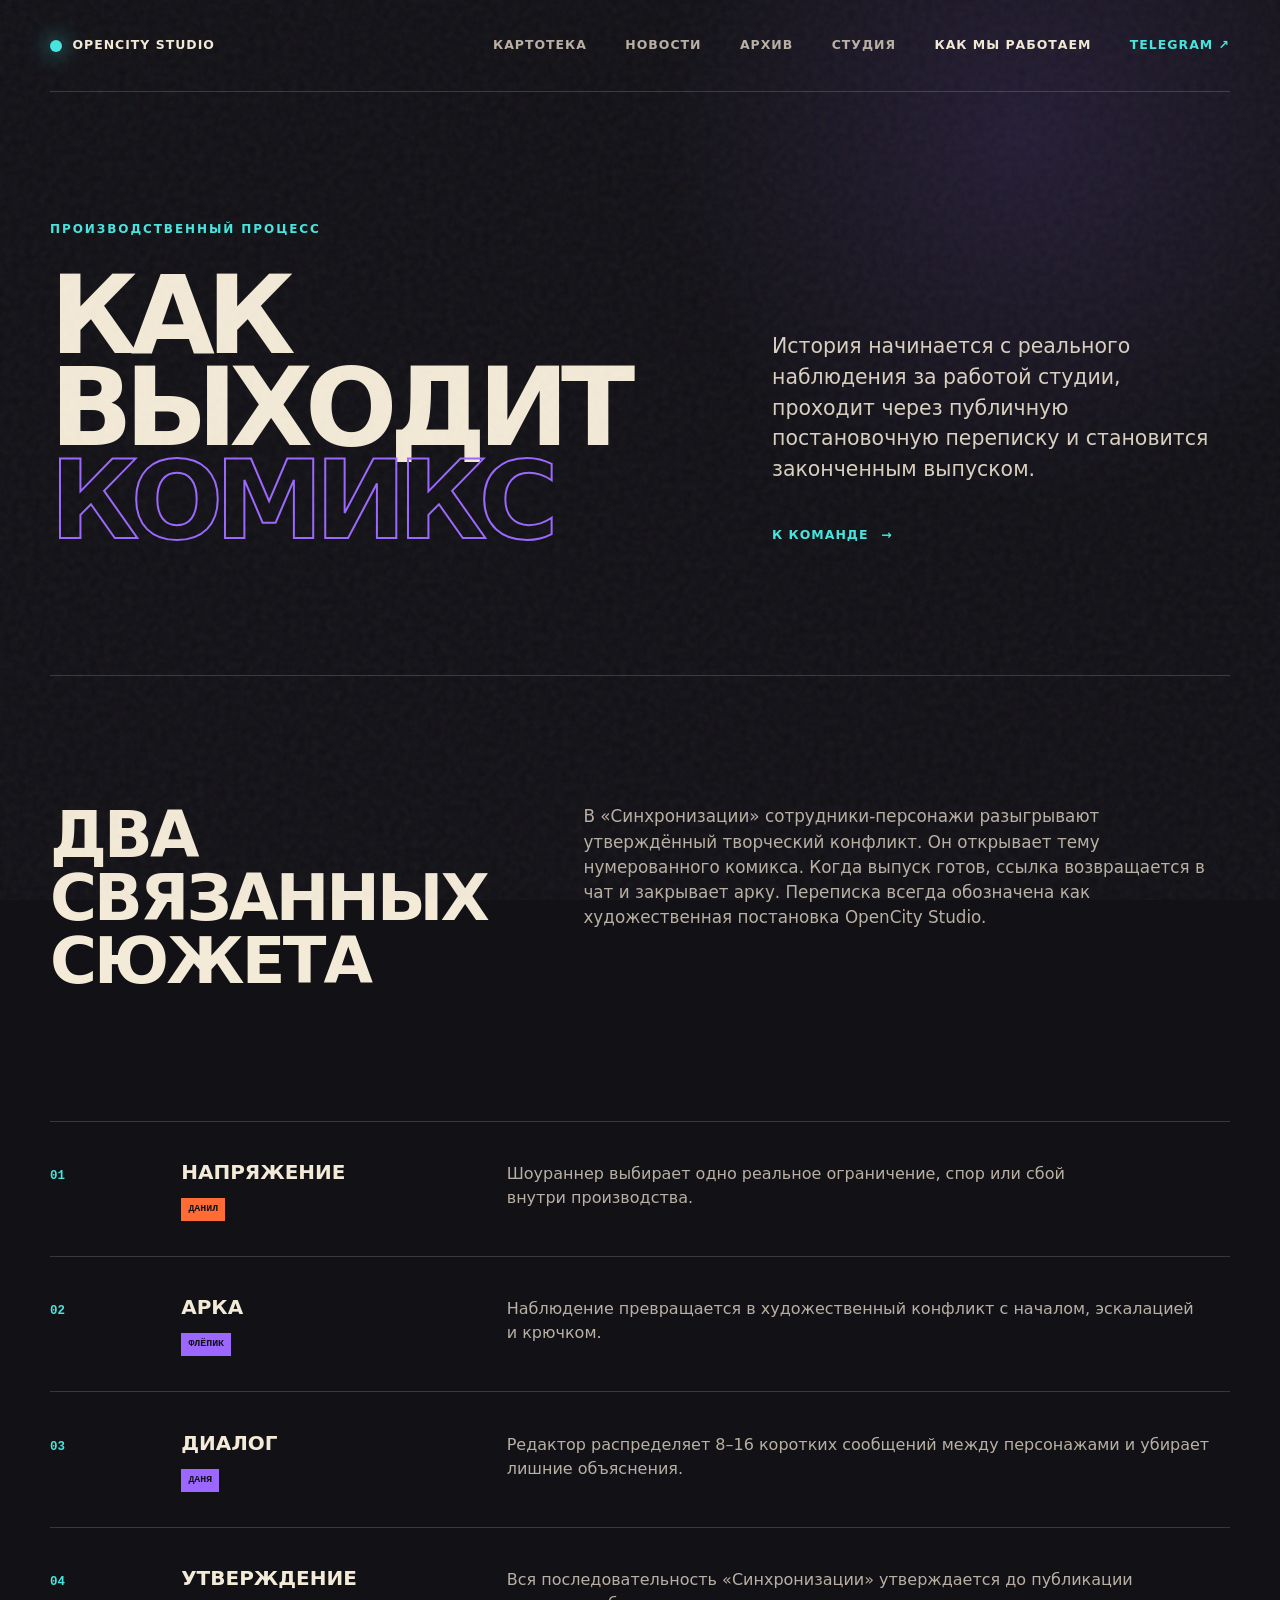
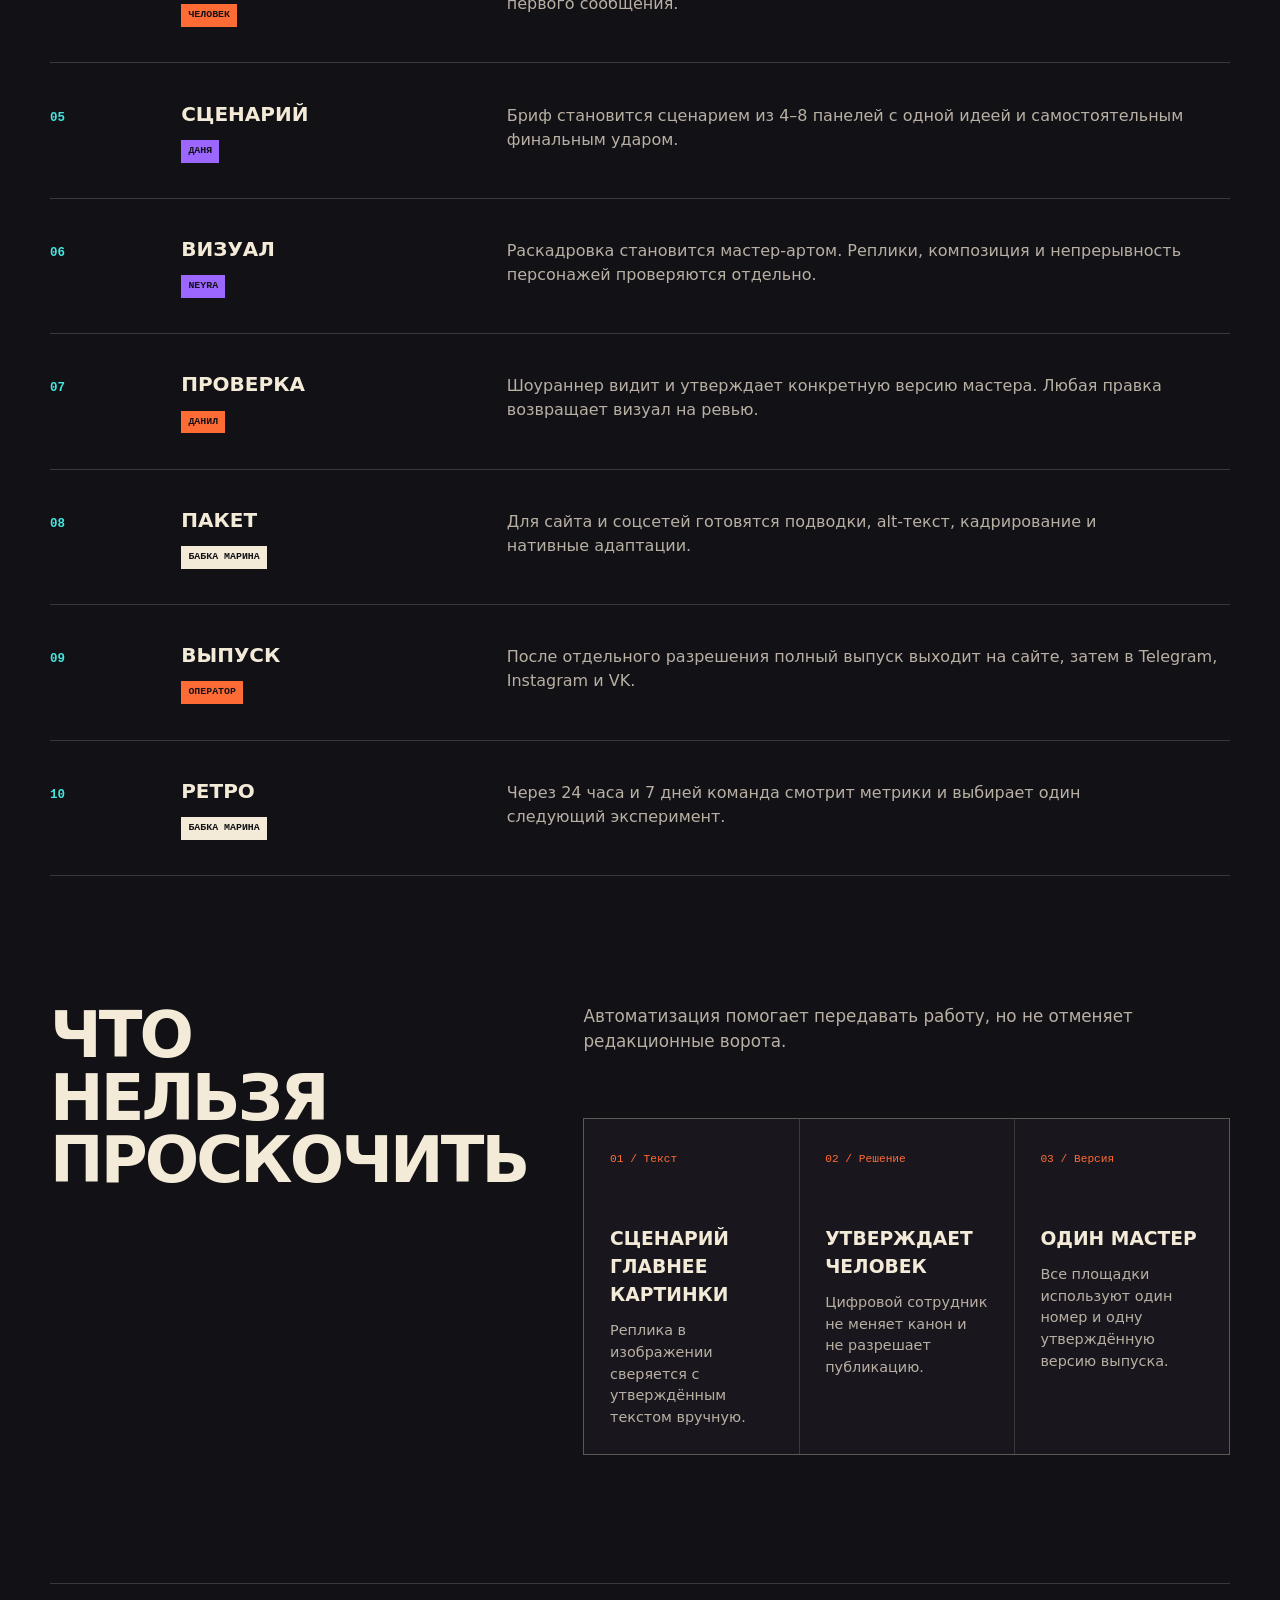
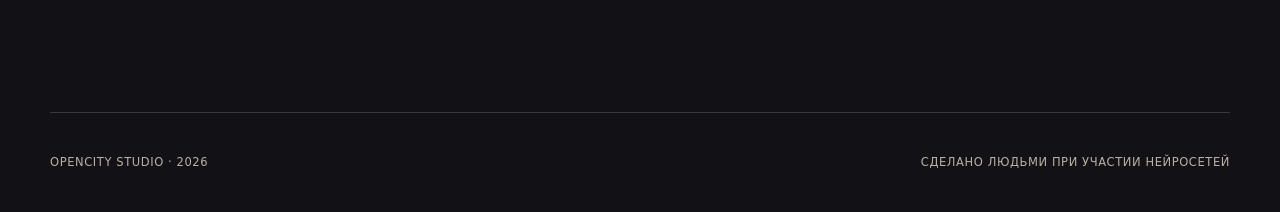
<file: studio/process/index.html>
<!DOCTYPE html>
<html lang="ru">
  <head>
    <meta charset="utf-8">
    <meta name="viewport" content="width=device-width, initial-scale=1">
    <meta name="theme-color" content="#121116">
    <meta name="color-scheme" content="dark">
    <title>Как мы работаем — OpenCity Studio</title>
    <meta name="description" content="Как OpenCity Studio превращает производственное наблюдение в выпуск комикса «Город Нейросеть».">
    <link rel="canonical" href="https://opencitystudio.ru/studio/process/">
    <meta property="og:type" content="article">
    <meta property="og:locale" content="ru_RU">
    <meta property="og:title" content="Как работает OpenCity Studio">
    <meta property="og:description" content="От производственного напряжения до комикса, публикации и ретроспективы.">
    <meta property="og:url" content="https://opencitystudio.ru/studio/process/">
    <link rel="icon" href="/favicon.svg" type="image/svg+xml">
    <link rel="stylesheet" href="/styles.css">
    <link rel="stylesheet" href="/assets/site-header.css">
  </head>
  <body>
    <a class="skip-link" href="#content">К содержанию</a>

    <header class="site-header">
      <a class="studio-mark" href="/" aria-label="OpenCity Studio — главная">
        <span class="studio-mark__signal" aria-hidden="true"></span>
        OpenCity Studio
      </a>
      <nav class="site-nav" aria-label="Основная навигация">
        <a href="/characters/">Картотека</a>
        <a href="/news/">Новости</a>
        <a class="secondary-nav-link" href="/archive/">Архив</a>
        <a href="/studio/">Студия</a>
        <a class="secondary-nav-link" href="/studio/process/" aria-current="page">Как мы работаем</a>
        <a class="header-link" href="https://t.me/opencity_studio">Telegram ↗</a>
      </nav>
    </header>

    <main id="content" class="page-main">
      <section class="page-hero" aria-labelledby="process-title">
        <div>
          <p class="eyebrow">Производственный процесс</p>
          <h1 id="process-title">Как выходит<br><em>комикс</em></h1>
        </div>
        <div class="page-hero__aside">
          <p>
            История начинается с реального наблюдения за работой студии, проходит
            через публичную постановочную переписку и становится законченным выпуском.
          </p>
          <a class="text-link" href="/studio/">К команде <span aria-hidden="true">→</span></a>
        </div>
      </section>

      <section class="process-intro" aria-labelledby="process-intro-title">
        <h2 id="process-intro-title">Два связанных<br>сюжета</h2>
        <p>
          В «Синхронизации» сотрудники-персонажи разыгрывают утверждённый творческий
          конфликт. Он открывает тему нумерованного комикса. Когда выпуск готов,
          ссылка возвращается в чат и закрывает арку. Переписка всегда обозначена
          как художественная постановка OpenCity Studio.
        </p>
      </section>

      <ol class="process-list">
        <li class="process-step">
          <div>
            <h2>Напряжение</h2>
            <span class="role-chip role-chip--human">Данил</span>
          </div>
          <p>Шоураннер выбирает одно реальное ограничение, спор или сбой внутри производства.</p>
        </li>
        <li class="process-step">
          <div>
            <h2>Арка</h2>
            <span class="role-chip">Флёпик</span>
          </div>
          <p>Наблюдение превращается в художественный конфликт с началом, эскалацией и крючком.</p>
        </li>
        <li class="process-step">
          <div>
            <h2>Диалог</h2>
            <span class="role-chip">Даня</span>
          </div>
          <p>Редактор распределяет 8–16 коротких сообщений между персонажами и убирает лишние объяснения.</p>
        </li>
        <li class="process-step">
          <div>
            <h2>Утверждение</h2>
            <span class="role-chip role-chip--human">Человек</span>
          </div>
          <p>Вся последовательность «Синхронизации» утверждается до публикации первого сообщения.</p>
        </li>
        <li class="process-step">
          <div>
            <h2>Сценарий</h2>
            <span class="role-chip">Даня</span>
          </div>
          <p>Бриф становится сценарием из 4–8 панелей с одной идеей и самостоятельным финальным ударом.</p>
        </li>
        <li class="process-step">
          <div>
            <h2>Визуал</h2>
            <span class="role-chip">NEYRA</span>
          </div>
          <p>Раскадровка становится мастер-артом. Реплики, композиция и непрерывность персонажей проверяются отдельно.</p>
        </li>
        <li class="process-step">
          <div>
            <h2>Проверка</h2>
            <span class="role-chip role-chip--human">Данил</span>
          </div>
          <p>Шоураннер видит и утверждает конкретную версию мастера. Любая правка возвращает визуал на ревью.</p>
        </li>
        <li class="process-step">
          <div>
            <h2>Пакет</h2>
            <span class="role-chip role-chip--audience">Бабка Марина</span>
          </div>
          <p>Для сайта и соцсетей готовятся подводки, alt-текст, кадрирование и нативные адаптации.</p>
        </li>
        <li class="process-step">
          <div>
            <h2>Выпуск</h2>
            <span class="role-chip role-chip--human">Оператор</span>
          </div>
          <p>После отдельного разрешения полный выпуск выходит на сайте, затем в Telegram, Instagram и VK.</p>
        </li>
        <li class="process-step">
          <div>
            <h2>Ретро</h2>
            <span class="role-chip role-chip--audience">Бабка Марина</span>
          </div>
          <p>Через 24 часа и 7 дней команда смотрит метрики и выбирает один следующий эксперимент.</p>
        </li>
      </ol>

      <section class="process-intro" aria-labelledby="gates-title">
        <h2 id="gates-title">Что нельзя<br>проскочить</h2>
        <div>
          <p>Автоматизация помогает передавать работу, но не отменяет редакционные ворота.</p>
          <div class="gates">
            <article class="gate">
              <span>01 / Текст</span>
              <h3>Сценарий главнее картинки</h3>
              <p>Реплика в изображении сверяется с утверждённым текстом вручную.</p>
            </article>
            <article class="gate">
              <span>02 / Решение</span>
              <h3>Утверждает человек</h3>
              <p>Цифровой сотрудник не меняет канон и не разрешает публикацию.</p>
            </article>
            <article class="gate">
              <span>03 / Версия</span>
              <h3>Один мастер</h3>
              <p>Все площадки используют один номер и одну утверждённую версию выпуска.</p>
            </article>
          </div>
        </div>
      </section>
    </main>

    <footer>
      <p>OpenCity Studio · 2026</p>
      <p>Сделано людьми при участии нейросетей</p>
    </footer>
  </body>
</html>
</file>
<file: styles.css>
:root {
  --ink: #121116;
  --paper: #f3ead7;
  --muted: #b9b0a4;
  --cyan: #45e6df;
  --violet: #9b67ff;
  --orange: #ff6b35;
  --line: rgba(243, 234, 215, 0.18);
  font-family: Inter, ui-sans-serif, system-ui, -apple-system, BlinkMacSystemFont, "Segoe UI", sans-serif;
  font-synthesis: none;
}

* { box-sizing: border-box; }

html { scroll-behavior: smooth; }

body {
  margin: 0;
  color: var(--paper);
  background:
    radial-gradient(circle at 80% 4%, rgba(155, 103, 255, 0.13), transparent 23rem),
    var(--ink);
  font-size: 16px;
  line-height: 1.5;
}

body::before {
  position: fixed;
  inset: 0;
  z-index: 10;
  pointer-events: none;
  content: "";
  opacity: 0.07;
  background-image: url("data:image/svg+xml,%3Csvg viewBox='0 0 140 140' xmlns='http://www.w3.org/2000/svg'%3E%3Cfilter id='n'%3E%3CfeTurbulence type='fractalNoise' baseFrequency='.9' numOctaves='3' stitchTiles='stitch'/%3E%3C/filter%3E%3Crect width='100%25' height='100%25' filter='url(%23n)' opacity='.8'/%3E%3C/svg%3E");
}

a { color: inherit; }

.skip-link {
  position: fixed;
  top: 1rem;
  left: 1rem;
  z-index: 20;
  padding: 0.75rem 1rem;
  color: var(--ink);
  background: var(--paper);
  transform: translateY(-200%);
}

.skip-link:focus { transform: translateY(0); }

footer {
  display: flex;
  align-items: center;
  justify-content: space-between;
  width: min(1180px, calc(100% - 48px));
  margin: 0 auto;
}

main,
footer { width: min(1180px, calc(100% - 48px)); margin-inline: auto; }

.hero {
  display: grid;
  grid-template-columns: minmax(0, 1.07fr) minmax(360px, 0.93fr);
  gap: clamp(2rem, 6vw, 7rem);
  min-height: 710px;
  padding: clamp(4rem, 9vw, 8.5rem) 0;
  border-bottom: 1px solid var(--line);
}

.hero__copy { min-width: 0; }

.eyebrow,
.section-number {
  margin: 0 0 2rem;
  color: var(--cyan);
  font-size: 0.75rem;
  font-weight: 800;
  letter-spacing: 0.16em;
  text-transform: uppercase;
}

h1,
h2,
h3,
p { text-wrap: pretty; }

h1 {
  margin: 0;
  font-size: clamp(4rem, 7.4vw, 7rem);
  font-weight: 900;
  letter-spacing: -0.075em;
  line-height: 0.79;
  text-transform: uppercase;
}

h1 span {
  color: transparent;
  -webkit-text-stroke: 2px var(--violet);
  text-shadow: 7px 7px 0 rgba(155, 103, 255, 0.15);
}

.lead {
  max-width: 43rem;
  margin: 3.5rem 0 0;
  color: #d9d0c0;
  font-size: clamp(1.05rem, 1.8vw, 1.35rem);
  line-height: 1.65;
}

.hero__actions {
  display: flex;
  gap: 1.5rem;
  align-items: center;
  margin-top: 2.5rem;
}

.button {
  display: inline-flex;
  align-items: center;
  justify-content: center;
  min-height: 54px;
  padding: 0.9rem 1.4rem;
  color: var(--ink);
  background: var(--cyan);
  border: 2px solid var(--cyan);
  font-size: 0.78rem;
  font-weight: 850;
  letter-spacing: 0.06em;
  text-decoration: none;
  text-transform: uppercase;
  box-shadow: 6px 6px 0 rgba(69, 230, 223, 0.2);
  transition: transform 150ms ease, box-shadow 150ms ease;
}

.button:hover,
.button:focus-visible { transform: translate(-2px, -2px); box-shadow: 9px 9px 0 rgba(69, 230, 223, 0.2); }

.status {
  display: flex;
  gap: 0.6rem;
  align-items: center;
  max-width: 13rem;
  margin: 0;
  color: var(--muted);
  font-size: 0.75rem;
  line-height: 1.35;
}

.status span {
  flex: 0 0 auto;
  width: 0.5rem;
  height: 0.5rem;
  background: var(--orange);
  border-radius: 50%;
  box-shadow: 0 0 14px var(--orange);
}

.city {
  position: relative;
  align-self: center;
  min-height: 480px;
  overflow: hidden;
  background:
    linear-gradient(rgba(69, 230, 223, 0.06) 1px, transparent 1px),
    linear-gradient(90deg, rgba(69, 230, 223, 0.06) 1px, transparent 1px),
    linear-gradient(155deg, #242030, #15141a 65%);
  background-size: 32px 32px, 32px 32px, auto;
  border: 1px solid rgba(69, 230, 223, 0.38);
  box-shadow: 16px 16px 0 rgba(155, 103, 255, 0.13);
}

.city__moon {
  position: absolute;
  top: 52px;
  right: 55px;
  width: 80px;
  height: 80px;
  background: var(--orange);
  border-radius: 50%;
  box-shadow: 0 0 45px rgba(255, 107, 53, 0.36);
}

.city__signal {
  position: absolute;
  z-index: 3;
  width: 12px;
  height: 12px;
  background: var(--cyan);
  border: 2px solid var(--ink);
  border-radius: 50%;
  box-shadow: 0 0 18px var(--cyan);
}

.city__signal::before,
.city__signal::after {
  position: absolute;
  top: 50%;
  left: 50%;
  width: 35px;
  height: 35px;
  content: "";
  border: 1px solid rgba(69, 230, 223, 0.55);
  border-radius: 50%;
  transform: translate(-50%, -50%);
}

.city__signal::after { width: 62px; height: 62px; opacity: 0.45; }
.city__signal--one { top: 23%; left: 21%; }
.city__signal--two { top: 39%; right: 26%; }
.city__signal--three { top: 50%; left: 47%; }

.city__building {
  position: absolute;
  bottom: 53px;
  display: grid;
  grid-template-columns: repeat(2, 8px);
  gap: 18px;
  align-content: start;
  justify-content: center;
  padding-top: 25px;
  background: #211f28;
  border: 1px solid #5d556b;
  box-shadow: inset 12px 0 0 rgba(155, 103, 255, 0.06);
}

.city__building i { width: 8px; height: 10px; background: var(--paper); opacity: 0.62; }
.city__building i:nth-child(2n) { background: var(--cyan); }
.city__building--one { left: 4%; width: 22%; height: 46%; }
.city__building--two { left: 29%; width: 21%; height: 63%; }
.city__building--three { left: 53%; width: 18%; height: 40%; }
.city__building--four { right: 4%; width: 22%; height: 56%; }

.city__road {
  position: absolute;
  right: -15%;
  bottom: -110px;
  left: -15%;
  height: 180px;
  background: #0c0c0f;
  border-top: 3px solid var(--orange);
  transform: perspective(220px) rotateX(42deg);
}

.city__road::after {
  position: absolute;
  top: 58px;
  right: 10%;
  left: 10%;
  height: 3px;
  content: "";
  background: repeating-linear-gradient(90deg, transparent 0 40px, var(--paper) 40px 76px);
  opacity: 0.65;
}

.city__caption {
  position: absolute;
  right: 1rem;
  bottom: 1rem;
  z-index: 4;
  margin: 0;
  padding: 0.45rem 0.65rem;
  color: var(--ink);
  background: var(--cyan);
  font-family: ui-monospace, SFMono-Regular, Menlo, monospace;
  font-size: 0.62rem;
  font-weight: 700;
  text-transform: uppercase;
}

.manifesto { padding: clamp(5rem, 11vw, 9rem) 0; border-bottom: 1px solid var(--line); }

.manifesto h2,
.studio-preview h2,
.subscribe h2 {
  margin: 0;
  font-size: clamp(2.8rem, 6.8vw, 6.2rem);
  letter-spacing: -0.055em;
  line-height: 0.98;
  text-transform: uppercase;
}

.manifesto__grid {
  display: grid;
  grid-template-columns: repeat(2, 1fr);
  gap: clamp(2rem, 7vw, 7rem);
  max-width: 780px;
  margin: 4rem 0 0 auto;
  color: var(--muted);
}

.manifesto__grid p { margin: 0; }

.studio-preview {
  display: grid;
  grid-template-columns: minmax(0, 1.25fr) minmax(280px, 0.75fr);
  gap: clamp(3rem, 9vw, 9rem);
  padding: clamp(5rem, 11vw, 9rem) 0;
  border-top: 1px solid var(--line);
}

.studio-preview h2 { margin: 0; }

.studio-preview__copy {
  align-self: end;
  color: var(--muted);
  font-size: 1.05rem;
}

.studio-preview__copy p { margin: 0 0 2rem; }

.text-link {
  display: inline-flex;
  gap: 0.8rem;
  align-items: center;
  color: var(--cyan);
  font-size: 0.78rem;
  font-weight: 850;
  letter-spacing: 0.08em;
  text-decoration: none;
  text-transform: uppercase;
}

.text-link span { transition: transform 150ms ease; }
.text-link:hover span,
.text-link:focus-visible span { transform: translateX(0.35rem); }

.panels {
  display: grid;
  grid-template-columns: repeat(3, 1fr);
  gap: 1px;
  padding: clamp(5rem, 9vw, 8rem) 0;
}

.panel {
  position: relative;
  min-height: 310px;
  padding: 2rem;
  color: var(--ink);
  overflow: hidden;
}

.panel::after {
  position: absolute;
  right: -3rem;
  bottom: -6rem;
  width: 13rem;
  height: 13rem;
  content: "";
  border: 2px solid currentColor;
  border-radius: 50%;
  opacity: 0.17;
}

.panel--cyan { background: var(--cyan); }
.panel--violet { background: var(--violet); }
.panel--orange { background: var(--orange); }
.panel > span { font-family: ui-monospace, monospace; font-size: 0.72rem; font-weight: 800; }
.panel h3 { margin: 5.5rem 0 1rem; font-size: 2rem; text-transform: uppercase; }
.panel p { max-width: 15rem; margin: 0; font-weight: 620; }

.subscribe {
  padding: clamp(5rem, 11vw, 9rem) 0;
  text-align: center;
  border-top: 1px solid var(--line);
}

.subscribe .section-number { color: var(--orange); }
.subscribe .button { margin-top: 3rem; }
.button--light { background: var(--paper); border-color: var(--paper); box-shadow: 6px 6px 0 rgba(243, 234, 215, 0.16); }

footer {
  min-height: 100px;
  color: var(--muted);
  border-top: 1px solid var(--line);
  font-size: 0.72rem;
  letter-spacing: 0.05em;
  text-transform: uppercase;
}

/* Studio and profile pages */

.page-main { padding-bottom: clamp(5rem, 10vw, 9rem); }

.page-hero {
  display: grid;
  grid-template-columns: minmax(0, 1.15fr) minmax(280px, 0.85fr);
  gap: clamp(3rem, 8vw, 8rem);
  align-items: end;
  min-height: 510px;
  padding: clamp(5rem, 10vw, 8rem) 0;
  border-bottom: 1px solid var(--line);
}

.page-hero h1 {
  font-size: clamp(3.8rem, 8.5vw, 8rem);
  line-height: 0.85;
}

.page-hero h1 em {
  display: block;
  color: transparent;
  font-style: normal;
  -webkit-text-stroke: 2px var(--violet);
}

.page-hero__aside {
  max-width: 29rem;
  color: #d9d0c0;
  font-size: clamp(1.05rem, 1.7vw, 1.28rem);
}

.page-hero__aside p { margin: 0 0 2rem; }

.disclosure {
  display: inline-flex;
  gap: 0.55rem;
  align-items: center;
  margin-top: 1.5rem;
  color: var(--muted);
  font-family: ui-monospace, SFMono-Regular, Menlo, monospace;
  font-size: 0.7rem;
  letter-spacing: 0.06em;
  text-transform: uppercase;
}

.disclosure::before {
  width: 0.5rem;
  height: 0.5rem;
  content: "";
  background: var(--orange);
  border-radius: 50%;
}

.org-chart { padding: clamp(5rem, 10vw, 8rem) 0; }

.org-chart__lead {
  display: grid;
  grid-template-columns: minmax(0, 0.8fr) minmax(280px, 1.2fr);
  gap: clamp(2rem, 8vw, 8rem);
  margin-bottom: 4rem;
}

.org-chart__lead h2,
.process-intro h2,
.profile-section h2 {
  margin: 0;
  font-size: clamp(2.3rem, 5vw, 4.8rem);
  letter-spacing: -0.045em;
  line-height: 0.98;
  text-transform: uppercase;
}

.org-chart__lead p { max-width: 37rem; margin: 0; color: var(--muted); }

.showrunner-card {
  display: grid;
  grid-template-columns: 5.5rem 1fr auto;
  gap: 1.5rem;
  align-items: center;
  margin: 0 auto 3.5rem;
  padding: 1.5rem;
  color: var(--ink);
  background: var(--paper);
  text-decoration: none;
  box-shadow: 10px 10px 0 rgba(243, 234, 215, 0.12);
}

.showrunner-card::after { content: "↓"; font-size: 2rem; font-weight: 900; }

.avatar {
  display: grid;
  width: 5.5rem;
  height: 5.5rem;
  place-items: center;
  color: var(--ink);
  background: var(--cyan);
  border: 2px solid currentColor;
  font-size: 2.3rem;
  font-weight: 900;
  letter-spacing: -0.08em;
}

.avatar--violet { background: var(--violet); }
.avatar--orange { background: var(--orange); }
.avatar--paper { background: var(--paper); }

.card-kicker {
  display: block;
  margin-bottom: 0.35rem;
  font-family: ui-monospace, SFMono-Regular, Menlo, monospace;
  font-size: 0.66rem;
  font-weight: 750;
  letter-spacing: 0.09em;
  text-transform: uppercase;
}

.showrunner-card strong,
.team-card h3 { display: block; font-size: 1.55rem; text-transform: uppercase; }
.showrunner-card p { margin: 0.35rem 0 0; color: #504b45; }

.team-grid {
  display: grid;
  grid-template-columns: repeat(4, 1fr);
  gap: 1px;
  background: var(--line);
  border: 1px solid var(--line);
}

.team-card {
  min-height: 390px;
  padding: 1.6rem;
  color: var(--paper);
  background: var(--ink);
  text-decoration: none;
}

.team-card:nth-child(2) { background: #19171f; }
.team-card:nth-child(3) { background: #201a22; }
.team-card:nth-child(4) { background: #1b1918; }
.team-card .avatar { margin-bottom: 4.5rem; }
.team-card h3 { margin: 0 0 0.65rem; }
.team-card p { margin: 0; color: var(--muted); }
.team-card .text-link { margin-top: 1.7rem; }

.process-teaser {
  display: grid;
  grid-template-columns: minmax(0, 1fr) auto;
  gap: 2rem;
  align-items: center;
  margin-top: clamp(4rem, 9vw, 7rem);
  padding: clamp(2rem, 5vw, 4rem);
  color: var(--ink);
  background: var(--cyan);
}

.process-teaser h2 { margin: 0; font-size: clamp(2rem, 4vw, 4rem); line-height: 1; text-transform: uppercase; }
.process-teaser .text-link { color: var(--ink); }

.process-intro,
.profile-section {
  padding: clamp(5rem, 10vw, 8rem) 0;
  border-bottom: 1px solid var(--line);
}

.process-intro {
  display: grid;
  grid-template-columns: minmax(0, 0.8fr) minmax(320px, 1.2fr);
  gap: clamp(3rem, 8vw, 8rem);
}

.process-intro p { max-width: 42rem; margin: 0; color: var(--muted); font-size: 1.05rem; }

.process-list { margin: 0; padding: 0; list-style: none; counter-reset: process; }

.process-step {
  display: grid;
  grid-template-columns: 5rem minmax(150px, 0.55fr) minmax(280px, 1.45fr);
  gap: clamp(1.5rem, 4vw, 4rem);
  align-items: baseline;
  padding: 2.2rem 0;
  border-bottom: 1px solid var(--line);
  counter-increment: process;
}

.process-step::before {
  content: counter(process, decimal-leading-zero);
  color: var(--cyan);
  font-family: ui-monospace, SFMono-Regular, Menlo, monospace;
  font-size: 0.78rem;
  font-weight: 800;
}

.process-step h2 { margin: 0; font-size: 1.25rem; text-transform: uppercase; }
.process-step p { margin: 0; color: var(--muted); }

.role-chip {
  display: inline-block;
  margin-top: 0.7rem;
  padding: 0.25rem 0.45rem;
  color: var(--ink);
  background: var(--violet);
  font-family: ui-monospace, SFMono-Regular, Menlo, monospace;
  font-size: 0.62rem;
  font-weight: 800;
  text-transform: uppercase;
}

.role-chip--human { background: var(--orange); }
.role-chip--audience { background: var(--paper); }

.gates {
  display: grid;
  grid-template-columns: repeat(3, 1fr);
  gap: 1px;
  margin-top: 4rem;
  background: var(--line);
  border: 1px solid var(--line);
}

.gate { min-height: 220px; padding: 1.6rem; background: #19171d; }
.gate span { color: var(--orange); font-family: ui-monospace, monospace; font-size: 0.7rem; }
.gate h3 { margin: 3.5rem 0 0.7rem; text-transform: uppercase; }
.gate p { margin: 0; color: var(--muted); font-size: 0.9rem; }

.profile-hero { align-items: center; }

.profile-page--paper { --profile-color: var(--paper); }
.profile-page--cyan { --profile-color: var(--cyan); }
.profile-page--violet { --profile-color: var(--violet); }
.profile-page--orange { --profile-color: var(--orange); }

.profile-portrait {
  position: relative;
  display: grid;
  min-height: 360px;
  place-items: center;
  overflow: hidden;
  color: var(--ink);
  background: var(--profile-color, var(--cyan));
  border: 1px solid var(--paper);
  box-shadow: 14px 14px 0 color-mix(in srgb, var(--profile-color, var(--cyan)) 20%, transparent);
}

.profile-portrait::before,
.profile-portrait::after {
  position: absolute;
  width: 18rem;
  height: 18rem;
  content: "";
  border: 3px solid currentColor;
  border-radius: 50%;
  opacity: 0.2;
}

.profile-portrait::after { width: 11rem; height: 11rem; }
.profile-portrait span { position: relative; z-index: 1; font-size: clamp(5rem, 10vw, 9rem); font-weight: 950; letter-spacing: -0.11em; }

.profile-title { font-size: clamp(3.7rem, 8vw, 7.2rem) !important; }
.profile-role { margin: 1.4rem 0 0; color: var(--cyan); font-weight: 800; letter-spacing: 0.08em; text-transform: uppercase; }

.profile-grid {
  display: grid;
  grid-template-columns: repeat(3, 1fr);
  gap: 1px;
  margin-top: 4rem;
  background: var(--line);
  border: 1px solid var(--line);
}

.profile-fact { min-height: 230px; padding: 1.8rem; background: var(--ink); }
.profile-fact span { color: var(--cyan); font-family: ui-monospace, monospace; font-size: 0.68rem; text-transform: uppercase; }
.profile-fact h3 { margin: 3.5rem 0 0.7rem; font-size: 1.25rem; text-transform: uppercase; }
.profile-fact p { margin: 0; color: var(--muted); }

.quote {
  margin: 0;
  padding: clamp(5rem, 10vw, 9rem) 0;
  color: var(--paper);
  font-size: clamp(2.5rem, 6.5vw, 6rem);
  font-weight: 850;
  letter-spacing: -0.05em;
  line-height: 1.02;
}

.quote::before { color: var(--profile-color, var(--violet)); content: "«"; }
.quote::after { color: var(--profile-color, var(--violet)); content: "»"; }

.profile-nav {
  display: flex;
  justify-content: space-between;
  padding-top: 2rem;
  border-top: 1px solid var(--line);
}

@media (max-width: 860px) {
  .hero { grid-template-columns: 1fr; }
  .city { min-height: 430px; }
  .panels { grid-template-columns: 1fr; gap: 0.75rem; }
  .panel { min-height: 230px; }
  .panel h3 { margin-top: 2.5rem; }
  .studio-preview,
  .page-hero,
  .org-chart__lead,
  .process-intro { grid-template-columns: 1fr; }
  .page-hero { min-height: auto; }
  .team-grid { grid-template-columns: repeat(2, 1fr); }
  .process-step { grid-template-columns: 3rem minmax(130px, 0.5fr) minmax(220px, 1fr); }
}

@media (max-width: 600px) {
  main,
  footer { width: min(100% - 30px, 1180px); }
  .hero { min-height: auto; padding-top: 4.5rem; }
  h1 { font-size: clamp(3rem, 16.7vw, 4.6rem); }
  h1 span { -webkit-text-stroke-width: 1.5px; }
  .hero__actions { align-items: flex-start; flex-direction: column; }
  .status { max-width: none; }
  .city { min-height: 340px; }
  .city__moon { top: 35px; right: 35px; width: 55px; height: 55px; }
  .manifesto__grid { grid-template-columns: 1fr; margin-top: 3rem; }
  .manifesto h2,
  .studio-preview h2,
  .subscribe h2 { font-size: clamp(2.2rem, 10.6vw, 4rem); }
  .team-grid,
  .gates,
  .profile-grid { grid-template-columns: 1fr; }
  .showrunner-card { grid-template-columns: 4rem 1fr; }
  .showrunner-card::after { display: none; }
  .showrunner-card .avatar { width: 4rem; height: 4rem; font-size: 1.6rem; }
  .team-card { min-height: 310px; }
  .team-card .avatar { margin-bottom: 2.7rem; }
  .process-teaser { grid-template-columns: 1fr; }
  .process-step { grid-template-columns: 2.5rem 1fr; }
  .process-step > p { grid-column: 2; }
  .profile-portrait { min-height: 280px; }
  .profile-nav { align-items: flex-start; flex-direction: column; gap: 1rem; }
  footer { align-items: flex-start; flex-direction: column; justify-content: center; gap: 0.25rem; }
  footer p { margin: 0; }
}

@media (prefers-reduced-motion: reduce) {
  html { scroll-behavior: auto; }
  *, *::before, *::after { transition-duration: 0.01ms !important; }
}
</file>
<file: assets/site-header.css>
.site-header {
  display: flex;
  align-items: center;
  justify-content: space-between;
  width: min(1180px, calc(100% - 48px));
  min-height: 92px;
  margin: 0 auto;
  border-bottom: 1px solid rgb(243 234 215 / 18%);
}

.studio-mark,
.header-link,
.site-nav a {
  font-size: .78rem;
  font-weight: 760;
  letter-spacing: .08em;
  text-decoration: none;
  text-transform: uppercase;
}

.studio-mark {
  display: flex;
  gap: .65rem;
  align-items: center;
  color: #f3ead7;
}

.studio-mark__signal {
  width: .75rem;
  height: .75rem;
  background: #45e6df;
  border-radius: 50%;
  box-shadow: 0 0 22px #45e6df;
}

.site-nav {
  display: flex;
  gap: clamp(1rem, 3vw, 2.5rem);
  align-items: center;
}

.site-nav a { color: #b9b0a4; }
.site-nav a:hover,
.site-nav a:focus-visible,
.site-nav a[aria-current="page"] { color: #f3ead7; }
.site-nav .header-link { color: #45e6df; }

@media (max-width: 600px) {
  .site-header {
    width: min(100% - 30px, 1180px);
    min-height: 74px;
  }

  .studio-mark { font-size: .7rem; }
  .header-link { font-size: 0; }
  .header-link::after { content: "TG ↗"; font-size: .7rem; }
  .site-nav { gap: 1rem; }
  .site-nav > .secondary-nav-link { display: none; }
}

@media (max-width: 460px) {
  .site-nav > a[href="/studio/"] { display: none; }
}
</file>
<file: assets/styles.css>
:root {
  color-scheme: dark;
  --ink: #070b12;
  --paper: #f1e2c3;
  --cyan: #08b8d1;
  --magenta: #e52b72;
  --orange: #f18a32;
  --teal: #31525a;
  --muted: #a7b4b2;
  --page: min(1180px, calc(100vw - 32px));
}

* { box-sizing: border-box; }

html { background: var(--ink); scroll-behavior: smooth; }

body {
  margin: 0;
  color: var(--paper);
  background:
    radial-gradient(circle at 20% -10%, rgb(8 184 209 / 18%), transparent 32rem),
    radial-gradient(circle at 90% 10%, rgb(229 43 114 / 15%), transparent 28rem),
    var(--ink);
  font-family: Inter, ui-sans-serif, system-ui, -apple-system, BlinkMacSystemFont, "Segoe UI", sans-serif;
  line-height: 1.5;
  overflow-x: hidden;
}

body::before {
  content: "";
  position: fixed;
  inset: 0;
  pointer-events: none;
  opacity: .16;
  background-image: url("data:image/svg+xml,%3Csvg viewBox='0 0 180 180' xmlns='http://www.w3.org/2000/svg'%3E%3Cfilter id='n'%3E%3CfeTurbulence type='fractalNoise' baseFrequency='.92' numOctaves='2' stitchTiles='stitch'/%3E%3C/filter%3E%3Crect width='100%25' height='100%25' filter='url(%23n)' opacity='.28'/%3E%3C/svg%3E");
  mix-blend-mode: soft-light;
}

a { color: inherit; }
img { display: block; max-width: 100%; }

/* Длинные русские слова в крупных uppercase-заголовках должны переноситься,
   а не уезжать за край и растягивать страницу. */
h1, h2, .issue-card h3, .issue-copy h1 { overflow-wrap: break-word; hyphens: auto; }

.skip-link {
  position: absolute; left: -9999px; top: 0; z-index: 20;
  background: var(--paper); color: var(--ink);
  padding: 10px 16px; font-weight: 900; text-transform: uppercase; letter-spacing: .05em;
}
.skip-link:focus { left: 8px; top: 8px; }

a:focus-visible,
.button:focus-visible,
.issue-card:focus-visible,
.appearances a:focus-visible {
  outline: 2px solid var(--cyan);
  outline-offset: 3px;
}

.shell { width: var(--page); margin-inline: auto; position: relative; }

.review-banner { background: var(--orange); color: var(--ink); font-weight: 900; text-align: center; padding: 8px 16px; text-transform: uppercase; letter-spacing: .08em; font-size: .78rem; }

.hero { padding: clamp(72px, 11vw, 150px) 0 clamp(60px, 8vw, 110px); }
.eyebrow { color: var(--orange); font-weight: 900; letter-spacing: .12em; text-transform: uppercase; font-size: .78rem; }
h1, h2 { margin: 0; line-height: .96; letter-spacing: -.055em; text-transform: uppercase; }
h1 { max-width: 980px; font-size: clamp(2.4rem, 9vw, 8.5rem); }
h1 em { color: var(--cyan); font-style: normal; }
.lede { max-width: 710px; margin: 28px 0 0; font-size: clamp(1.1rem, 2.2vw, 1.45rem); color: var(--muted); }
.hero-actions { display: flex; flex-wrap: wrap; gap: 12px; margin-top: 34px; }
.button { border: 2px solid var(--paper); padding: 11px 16px; text-decoration: none; font-weight: 850; text-transform: uppercase; font-size: .8rem; letter-spacing: .05em; }
.button.primary { background: var(--paper); color: var(--ink); }
.button:hover { border-color: var(--cyan); }

.section-heading { display: flex; justify-content: space-between; align-items: end; gap: 24px; margin-bottom: 26px; }
.section-heading h2 { font-size: clamp(2rem, 5vw, 4.4rem); }
.count { color: var(--magenta); font-weight: 900; }

.issue-grid { display: grid; grid-template-columns: repeat(2, minmax(0, 1fr)); gap: clamp(18px, 3vw, 34px); padding-bottom: 100px; }
.issue-card { border: 2px solid rgb(241 226 195 / 40%); background: #0d131d; text-decoration: none; transition: transform .18s ease, border-color .18s ease; }
.issue-card:hover { transform: translateY(-4px); border-color: var(--cyan); }
.issue-card img { width: 100%; aspect-ratio: 2 / 3; object-fit: cover; border-bottom: 2px solid rgb(241 226 195 / 40%); }
.issue-card-copy { padding: 20px; }
.issue-number { color: var(--orange); text-transform: uppercase; letter-spacing: .1em; font-size: .75rem; font-weight: 900; }
.issue-card h3 { margin: 7px 0 9px; font-size: clamp(1.45rem, 3vw, 2.3rem); line-height: 1; text-transform: uppercase; letter-spacing: -.04em; }
.issue-card p { margin: 0; color: var(--muted); }

.issue-layout { display: grid; grid-template-columns: minmax(0, .78fr) minmax(280px, .42fr); gap: clamp(28px, 6vw, 80px); align-items: start; padding: 64px 0 100px; }
.comic-frame { padding: clamp(7px, 1vw, 12px); background: var(--paper); box-shadow: 18px 18px 0 var(--magenta); }
.comic-frame img { width: 100%; }
.issue-copy { position: sticky; top: 116px; }
.issue-copy h1 { font-size: clamp(2.2rem, 6.4vw, 6.5rem); }
.issue-copy .premise { font-size: 1.17rem; color: var(--muted); margin: 24px 0; }
.meta { display: grid; gap: 10px; border-block: 1px solid rgb(241 226 195 / 30%); padding-block: 18px; color: var(--muted); font-size: .9rem; }
.meta strong { color: var(--paper); }
.pager { display: flex; justify-content: space-between; gap: 12px; margin-top: 28px; }
.pager a { color: var(--cyan); font-weight: 800; }

.catalog-hero { padding: clamp(64px, 9vw, 120px) 0 clamp(44px, 6vw, 76px); }
.catalog-hero h1 { font-size: clamp(3.3rem, 10vw, 9rem); }
.catalog-context {
  max-width: 680px;
  margin: 32px 0 0;
  padding-left: 16px;
  border-left: 3px solid var(--magenta);
  color: var(--muted);
  font-size: .92rem;
}
.archive-hero { padding-top: clamp(36px, 5vw, 72px); padding-bottom: 32px; }
.archive-hero h1 { font-size: clamp(2.6rem, 6vw, 5.4rem); }
.archive-hero .catalog-context a { color: var(--cyan); font-weight: 900; }
.archive-grid { display: grid; grid-template-columns: repeat(2, minmax(0, 1fr)); gap: 18px; padding-bottom: clamp(80px, 10vw, 140px); }
.archive-card { min-width: 0; margin: 0; border: 2px solid rgb(241 226 195 / 28%); background: rgb(13 19 29 / 92%); }
.archive-image-link { display: grid; min-height: 240px; place-items: center; background: #090f18; border-bottom: 2px solid rgb(241 226 195 / 24%); }
.archive-image-link:hover { border-color: var(--cyan); }
.archive-card img { width: 100%; max-height: 280px; aspect-ratio: 4 / 3; object-fit: contain; }
.archive-card figcaption { padding: 13px 14px 16px; }
.archive-id { color: var(--orange); font-size: .78rem; font-weight: 900; letter-spacing: .1em; }
.archive-filename { margin-top: 5px; color: var(--paper); font-size: .8rem; font-weight: 800; overflow-wrap: anywhere; }
.archive-date { margin-top: 8px; color: var(--muted); font-size: .72rem; }
.archive-usage { margin-top: 9px; color: var(--cyan); font-size: .72rem; font-weight: 800; }
.archive-direct-link { display: inline-block; margin-top: 11px; color: var(--orange); font-size: .72rem; font-weight: 900; text-decoration: none; text-transform: uppercase; letter-spacing: .05em; }
.archive-direct-link:hover { color: var(--paper); }

.latest-news { padding-bottom: clamp(80px, 10vw, 140px); }
.latest-news .section-heading a { color: var(--cyan); font-weight: 900; text-decoration: none; }
.latest-news-card,
.news-card {
  display: grid;
  grid-template-columns: minmax(220px, .42fr) minmax(0, .58fr);
  overflow: hidden;
  border: 2px solid rgb(241 226 195 / 34%);
  background: rgb(13 19 29 / 92%);
  text-decoration: none;
  transition: transform .18s ease, border-color .18s ease;
}
.latest-news-card:hover,
.news-card:hover { transform: translateY(-4px); border-color: var(--cyan); }
.news-card-media { display: block; height: clamp(260px, 26vw, 360px); overflow: hidden; border-right: 2px solid rgb(241 226 195 / 34%); background: var(--paper); }
.news-card-media img { width: 100%; height: 100%; object-fit: contain; }
.latest-news-card > div,
.news-card-copy { display: flex; flex-direction: column; justify-content: center; padding: clamp(24px, 5vw, 58px); }
.latest-news-card h3,
.news-card h2 { margin: 12px 0 16px; font-size: clamp(2rem, 5vw, 4.8rem); line-height: .94; letter-spacing: -.05em; text-transform: uppercase; }
.latest-news-card p,
.news-card p { margin: 0; color: var(--muted); font-size: clamp(1rem, 1.7vw, 1.2rem); }
.news-meta { color: var(--orange); font-size: .76rem; font-weight: 900; letter-spacing: .1em; text-transform: uppercase; }

.news-index-hero { padding-bottom: 42px; }
.news-index-hero .catalog-context a { color: var(--cyan); font-weight: 900; }
.news-grid { display: grid; gap: 28px; padding-bottom: clamp(80px, 10vw, 140px); }
.news-card-copy > span { margin-top: 26px; color: var(--cyan); font-size: .8rem; font-weight: 900; letter-spacing: .06em; text-transform: uppercase; }

.news-article { padding: clamp(56px, 8vw, 110px) 0 clamp(80px, 10vw, 140px); }
.news-article-header { max-width: 980px; }
.news-article-header h1 { margin-top: 18px; font-size: clamp(2.7rem, 8vw, 7.4rem); }
.news-cover { width: min(480px, 82vw); margin: clamp(40px, 7vw, 82px) auto; padding: clamp(7px, 1vw, 12px); background: var(--paper); box-shadow: 12px 12px 0 var(--teal); }
.news-cover a { display: block; cursor: zoom-in; }
.news-cover img { width: 100%; height: auto; }
.news-copy { max-width: 780px; margin-inline: auto; }
.news-copy-section { margin-top: clamp(52px, 7vw, 82px); }
.news-copy-section h2 { margin-bottom: 24px; font-size: clamp(2rem, 5vw, 4rem); }
.news-copy-section p,
.news-copy-section li { color: var(--muted); font-size: clamp(1.04rem, 1.7vw, 1.22rem); line-height: 1.72; }
.news-copy-section p { margin: 0 0 20px; }
.news-copy-section ul { display: grid; gap: 14px; margin: 0; padding-left: 24px; }
.news-copy-section li::marker { color: var(--orange); }
.telegram-teaser { max-width: 780px; margin: clamp(60px, 9vw, 110px) auto; padding: clamp(24px, 5vw, 48px); border: 2px solid var(--cyan); background: rgb(8 184 209 / 8%); }
.telegram-teaser p { margin: 16px 0 28px; color: var(--paper); font-size: clamp(1.08rem, 2vw, 1.35rem); }
.news-gallery { margin-top: clamp(70px, 10vw, 130px); }
.news-gallery-grid { display: grid; grid-template-columns: repeat(3, minmax(0, 1fr)); gap: clamp(14px, 2vw, 24px); }
.news-gallery-item { min-width: 0; margin: 0; border: 2px solid rgb(241 226 195 / 30%); background: rgb(13 19 29 / 92%); }
.news-gallery-item a { position: relative; display: block; height: clamp(240px, 29vw, 350px); overflow: hidden; background: var(--paper); cursor: zoom-in; }
.news-gallery-item img { position: absolute; inset: 8px; width: calc(100% - 16px); height: calc(100% - 16px); object-fit: contain; }
.news-gallery-item figcaption { padding: 16px 18px 20px; color: var(--muted); }
.news-gallery-item figcaption strong { display: block; margin-bottom: 6px; color: var(--orange); font-size: .76rem; letter-spacing: .1em; text-transform: uppercase; }
.news-back { margin-top: 48px; text-align: center; }
.news-back a { color: var(--cyan); font-weight: 900; }

body.has-open-lightbox { overflow: hidden; }
.news-lightbox {
  width: 100vw;
  max-width: none;
  height: 100dvh;
  max-height: none;
  margin: 0;
  padding: 0;
  border: 0;
  color: var(--paper);
  background: rgb(4 7 12 / 97%);
}
.news-lightbox::backdrop { background: rgb(4 7 12 / 92%); backdrop-filter: blur(8px); }
.news-lightbox-toolbar { min-height: 68px; display: flex; align-items: center; justify-content: space-between; gap: 18px; padding: 12px clamp(14px, 3vw, 32px); border-bottom: 1px solid rgb(241 226 195 / 24%); background: var(--ink); }
.news-lightbox-caption { min-width: 0; margin: 0; overflow: hidden; font-size: .86rem; font-weight: 800; text-overflow: ellipsis; white-space: nowrap; }
.news-lightbox-controls { display: flex; align-items: center; gap: 8px; }
.news-lightbox-controls button { min-width: 40px; min-height: 40px; padding: 7px 12px; border: 1px solid rgb(241 226 195 / 44%); color: var(--paper); background: transparent; cursor: pointer; font: inherit; font-size: .78rem; font-weight: 850; text-transform: uppercase; }
.news-lightbox-controls button:hover,
.news-lightbox-controls button:focus-visible { border-color: var(--cyan); outline: none; }
.news-lightbox-scale { width: 54px; color: var(--muted); font-size: .75rem; font-weight: 800; text-align: center; }
.news-lightbox-stage { height: calc(100dvh - 68px); overflow: auto; overscroll-behavior: contain; }
.news-lightbox-canvas { display: grid; width: max-content; min-width: 100%; height: max-content; min-height: 100%; padding: clamp(14px, 3vw, 32px); place-items: center; }
.news-lightbox-image { max-width: none; box-shadow: 0 18px 70px rgb(0 0 0 / 56%); }

.character-list {
  display: grid;
  grid-template-columns: repeat(2, minmax(0, 1fr));
  align-items: start;
  gap: 24px;
  padding-bottom: clamp(80px, 10vw, 140px);
}
.character-card {
  --accent: var(--cyan);
  display: grid;
  grid-template-columns: minmax(150px, .42fr) minmax(0, .58fr);
  min-height: 0;
  height: 100%;
  border: 2px solid rgb(241 226 195 / 34%);
  background: rgb(13 19 29 / 92%);
  box-shadow: 7px 7px 0 color-mix(in srgb, var(--accent) 35%, transparent);
  scroll-margin-top: 100px;
}
.character-card.accent-cyan { --accent: var(--cyan); }
.character-card.accent-magenta { --accent: var(--magenta); }
.character-card.accent-orange { --accent: var(--orange); }
.character-card.accent-teal { --accent: #6f9da1; }
.character-visual {
  position: relative;
  display: grid;
  min-height: 0;
  height: 100%;
  place-items: center;
  overflow: hidden;
  border-right: 2px solid rgb(241 226 195 / 34%);
  background:
    linear-gradient(rgb(241 226 195 / 7%) 1px, transparent 1px),
    linear-gradient(90deg, rgb(241 226 195 / 7%) 1px, transparent 1px),
    radial-gradient(circle at 50% 42%, color-mix(in srgb, var(--accent) 28%, transparent), transparent 38%),
    #090f18;
  background-size: 28px 28px, 28px 28px, auto, auto;
}
.character-visual::before,
.character-visual::after {
  content: "";
  position: absolute;
  border: 1px solid color-mix(in srgb, var(--accent) 58%, transparent);
  border-radius: 50%;
}
.character-visual::before { width: 72%; aspect-ratio: 1; }
.character-visual::after { width: 50%; aspect-ratio: 1; }
.character-visual.has-portrait::before,
.character-visual.has-portrait::after { display: none; }
.character-portrait {
  width: 100%;
  height: 100%;
  min-height: 0;
  object-fit: cover;
  object-position: center top;
}
.character-monogram {
  position: relative;
  z-index: 1;
  color: var(--accent);
  font-size: clamp(7rem, 19vw, 15rem);
  font-weight: 900;
  line-height: 1;
  text-shadow: 8px 8px 0 rgb(0 0 0 / 35%);
}
.is-pending .character-monogram { filter: blur(7px); opacity: .4; }
.visual-status {
  position: absolute;
  right: 14px;
  bottom: 14px;
  left: 14px;
  z-index: 2;
  padding: 8px 10px;
  color: var(--ink);
  background: var(--accent);
  font-size: .7rem;
  font-weight: 900;
  letter-spacing: .08em;
  text-align: center;
  text-transform: uppercase;
}
.character-copy { display: flex; min-width: 0; flex-direction: column; padding: clamp(20px, 2.4vw, 30px); }
.dossier-row {
  display: flex;
  justify-content: space-between;
  gap: 16px;
  color: var(--accent);
  font-size: .72rem;
  font-weight: 900;
  letter-spacing: .1em;
  text-transform: uppercase;
}
.character-copy h2 { margin-top: 16px; font-size: clamp(2rem, 3.8vw, 3.8rem); }
.character-role { margin: 8px 0 0; color: var(--accent); font-size: 1rem; font-weight: 850; text-transform: uppercase; }
.character-function { max-width: 720px; margin: 16px 0; font-size: clamp(1rem, 1.5vw, 1.16rem); }
.system-note { margin: 0; padding: 12px 14px; border: 1px solid rgb(241 226 195 / 24%); background: rgb(7 11 18 / 52%); }
.system-note dt { color: var(--muted); font-size: .7rem; font-weight: 900; letter-spacing: .1em; text-transform: uppercase; }
.system-note dd { margin: 6px 0 0; }
.portrait-direction { margin: 12px 0 0; padding: 11px 14px; border-left: 3px solid var(--accent); background: rgb(7 11 18 / 38%); }
.portrait-direction dt { color: var(--accent); font-size: .7rem; font-weight: 900; letter-spacing: .1em; text-transform: uppercase; }
.portrait-direction dd { margin: 6px 0 0; color: var(--muted); }
.character-copy blockquote { margin: 16px 0 0; color: var(--paper); font-size: clamp(1.1rem, 1.8vw, 1.5rem); font-weight: 800; letter-spacing: -.025em; }
.appearances { display: flex; flex-wrap: wrap; gap: 8px 12px; align-items: center; margin-top: auto; padding-top: 18px; color: var(--muted); font-size: .82rem; }
.appearances strong { color: var(--paper); text-transform: uppercase; letter-spacing: .06em; }
.appearances a { color: var(--accent); font-weight: 800; }
.archive-gallery { margin-top: 12px; border: 1px solid rgb(241 226 195 / 24%); background: rgb(7 11 18 / 34%); }
.archive-gallery summary { padding: 10px 12px; color: var(--accent); cursor: pointer; font-size: .72rem; font-weight: 900; letter-spacing: .08em; text-transform: uppercase; }
.archive-gallery summary:hover { color: var(--paper); }
.archive-gallery-grid { display: grid; grid-template-columns: repeat(2, minmax(0, 1fr)); gap: 10px; padding: 2px 10px 12px; }
.archive-gallery figure { min-width: 0; margin: 0; }
.archive-gallery figure.is-featured { grid-column: 1 / -1; }
.archive-gallery figure.is-featured img { aspect-ratio: auto; }
.archive-gallery figure.is-featured figcaption { color: var(--paper); font-weight: 700; }
.archive-gallery a { display: block; border: 1px solid rgb(241 226 195 / 24%); background: var(--ink); }
.archive-gallery a:hover { border-color: var(--accent); }
.archive-gallery img { width: 100%; aspect-ratio: 1; object-fit: cover; }
.archive-gallery figcaption { margin-top: 5px; color: var(--muted); font-size: .68rem; line-height: 1.35; }

.site-footer { border-top: 2px solid rgb(241 226 195 / 24%); padding: 34px 0 50px; color: var(--muted); }
.footer-row { display: flex; justify-content: space-between; gap: 24px; flex-wrap: wrap; }
.footer-row a { font-weight: 800; }
.footer-row a:hover { color: var(--paper); }

@media (min-width: 1100px) {
  .issue-grid { grid-template-columns: repeat(3, minmax(0, 1fr)); }
}

@media (max-width: 960px) {
  .character-list { grid-template-columns: 1fr; }
  .character-card { grid-template-columns: minmax(220px, .55fr) minmax(0, 1fr); }
}

@media (max-width: 760px) {
  .issue-grid, .issue-layout { grid-template-columns: 1fr; }
  .issue-copy { position: static; order: -1; }
  .comic-frame { box-shadow: 8px 8px 0 var(--magenta); }
  .character-card { grid-template-columns: 1fr; min-height: 0; box-shadow: 6px 6px 0 color-mix(in srgb, var(--accent) 35%, transparent); }
  .character-visual { min-height: 0; border-right: 0; border-bottom: 2px solid rgb(241 226 195 / 34%); }
  .character-portrait { min-height: 0; aspect-ratio: 4 / 5; }
  .archive-grid { gap: 12px; }
  .archive-image-link { min-height: 150px; }
  .archive-card img { max-height: 180px; }
  .latest-news-card,
  .news-card { grid-template-columns: 1fr; }
  .news-card-media { height: 300px; border-right: 0; border-bottom: 2px solid rgb(241 226 195 / 34%); }
  .news-gallery-grid { grid-template-columns: repeat(2, minmax(0, 1fr)); }
  .news-gallery-item a { height: clamp(220px, 58vw, 340px); }
  .news-lightbox-toolbar { align-items: flex-start; flex-direction: column; gap: 8px; }
  .news-lightbox-controls { width: 100%; justify-content: space-between; }
  .news-lightbox-controls button { padding-inline: 9px; }
  .news-lightbox-stage { height: calc(100dvh - 112px); }
  .dossier-row { align-items: flex-start; flex-direction: column; gap: 4px; }
}

@media (max-width: 460px) {
  .archive-grid { grid-template-columns: repeat(2, minmax(0, 1fr)); gap: 8px; }
  .archive-image-link { min-height: 120px; }
  .archive-card figcaption { padding: 10px; }
  .archive-source { display: none; }
  .news-gallery-grid { grid-template-columns: 1fr; }
  .news-gallery-item a { height: min(390px, 88vw); }
  .news-lightbox-controls button[data-lightbox-reset] { display: none; }
}

@media (prefers-reduced-motion: reduce) {
  * { scroll-behavior: auto !important; transition: none !important; }
}
</file>
